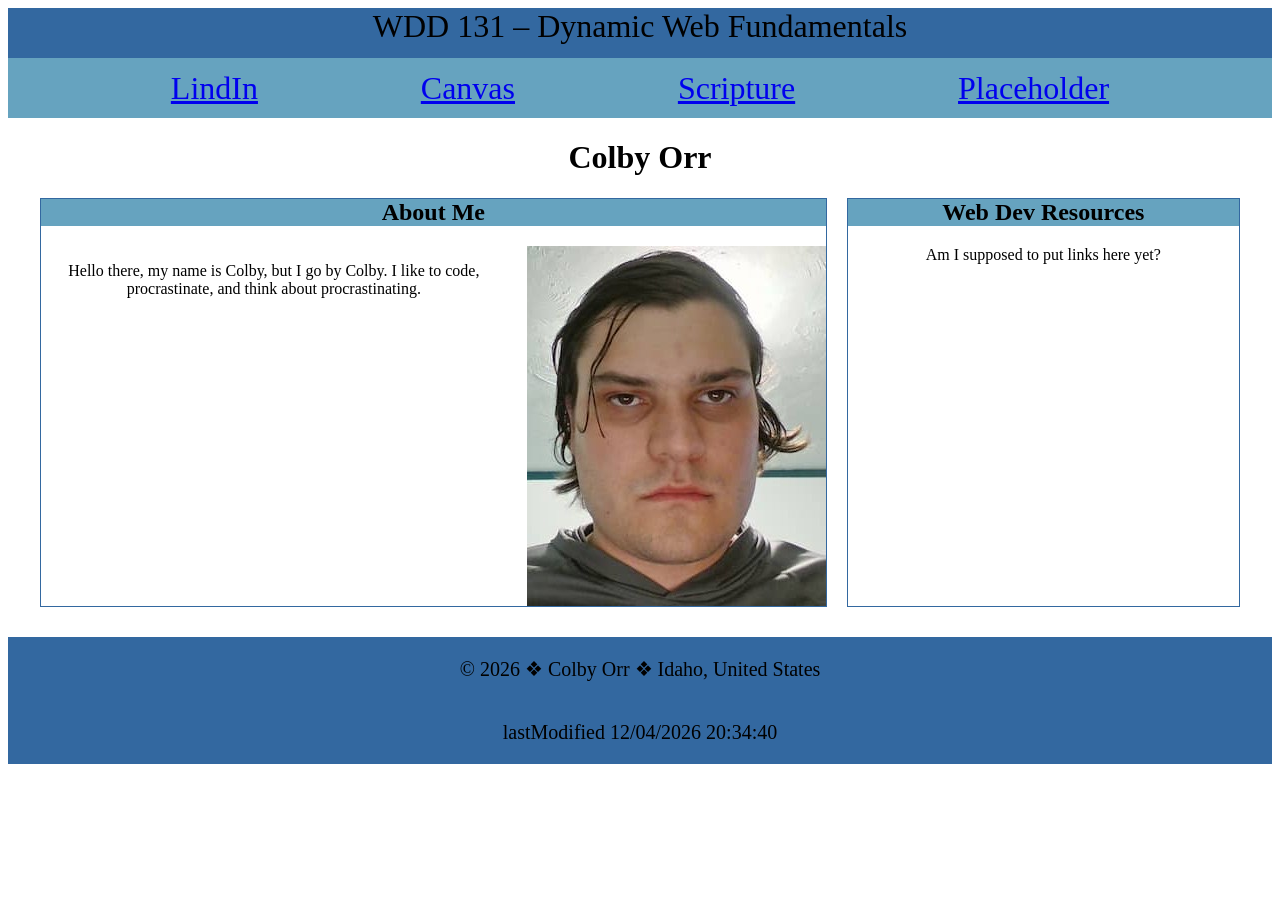
<file: index.html>
<!DOCTYPE html>
<html lang="en">

<head>
    <meta charset="UTF-8">
    <meta name="viewport" content="width=device-width, initial-scale=1.0">
    <meta name="description"
      content="WDD 131 – Dynamic Web Fundamentals, Colby Orr, this is my homepage that I talk about myself, for BYU Pathway">
    <meta name="author" content="Colby Orr">

    <link rel="preconnect" href="https://fonts.googleapis.com">
    <link rel="preconnect" href="https://fonts.gstatic.com" crossorigin>
    <link href="https://fonts.googleapis.com/css2?family=Roboto&display=swap" rel="stylesheet">

    <link rel="stylesheet" href="styles/base.css">
    <script src="scripts/getdates.js" defer></script>
    <title>WDD 131 – Dynamic Web Fundamentals – Colby Orr</title>
</head>

<body>
 <header>
    <span id="course-title">
        WDD 131 – Dynamic Web Fundamentals
    </span>
    <nav>
        <a href="https://linkedin.com">LindIn</a>
        <a href="https://byupw.instructure.com/.">Canvas</a>
        <a href="https://www.churchofjesuschrist.org/study/scriptures/bofm/1-ne/3?lang=eng">Scripture</a>
        <a href="https://facebook.com">Placeholder</a>
    </nav>
 </header>

 <main>
    <h1>
        Colby Orr
    </h1>
    <div class="main_grid">
        <section class="card">
            <h2>
                About Me
            </h2>
            <div class="main_grid">
                <p>
                    Hello there, my name is Colby, but I go by Colby. I like to code, procrastinate, and think about procrastinating.
                </p>
                <img src="images/profile.jpg" alt="Profile picture of Colby Orr">
            </div>
        </section>
        <section class="card">
            <h2>
                Web Dev Resources
            </h2>
            <p>
                Am I supposed to put links here yet?
            </p>
        </section>
    </div>
 </main>

 <footer>
    <p>
        &copy; <span id="currentyear"></span> &#10070; Colby Orr &#10070; Idaho, United States
    </p>
    <p>
        lastModified <span id="lastModified"></span>
    </p>
 </footer>

</body>

</html>
</file>
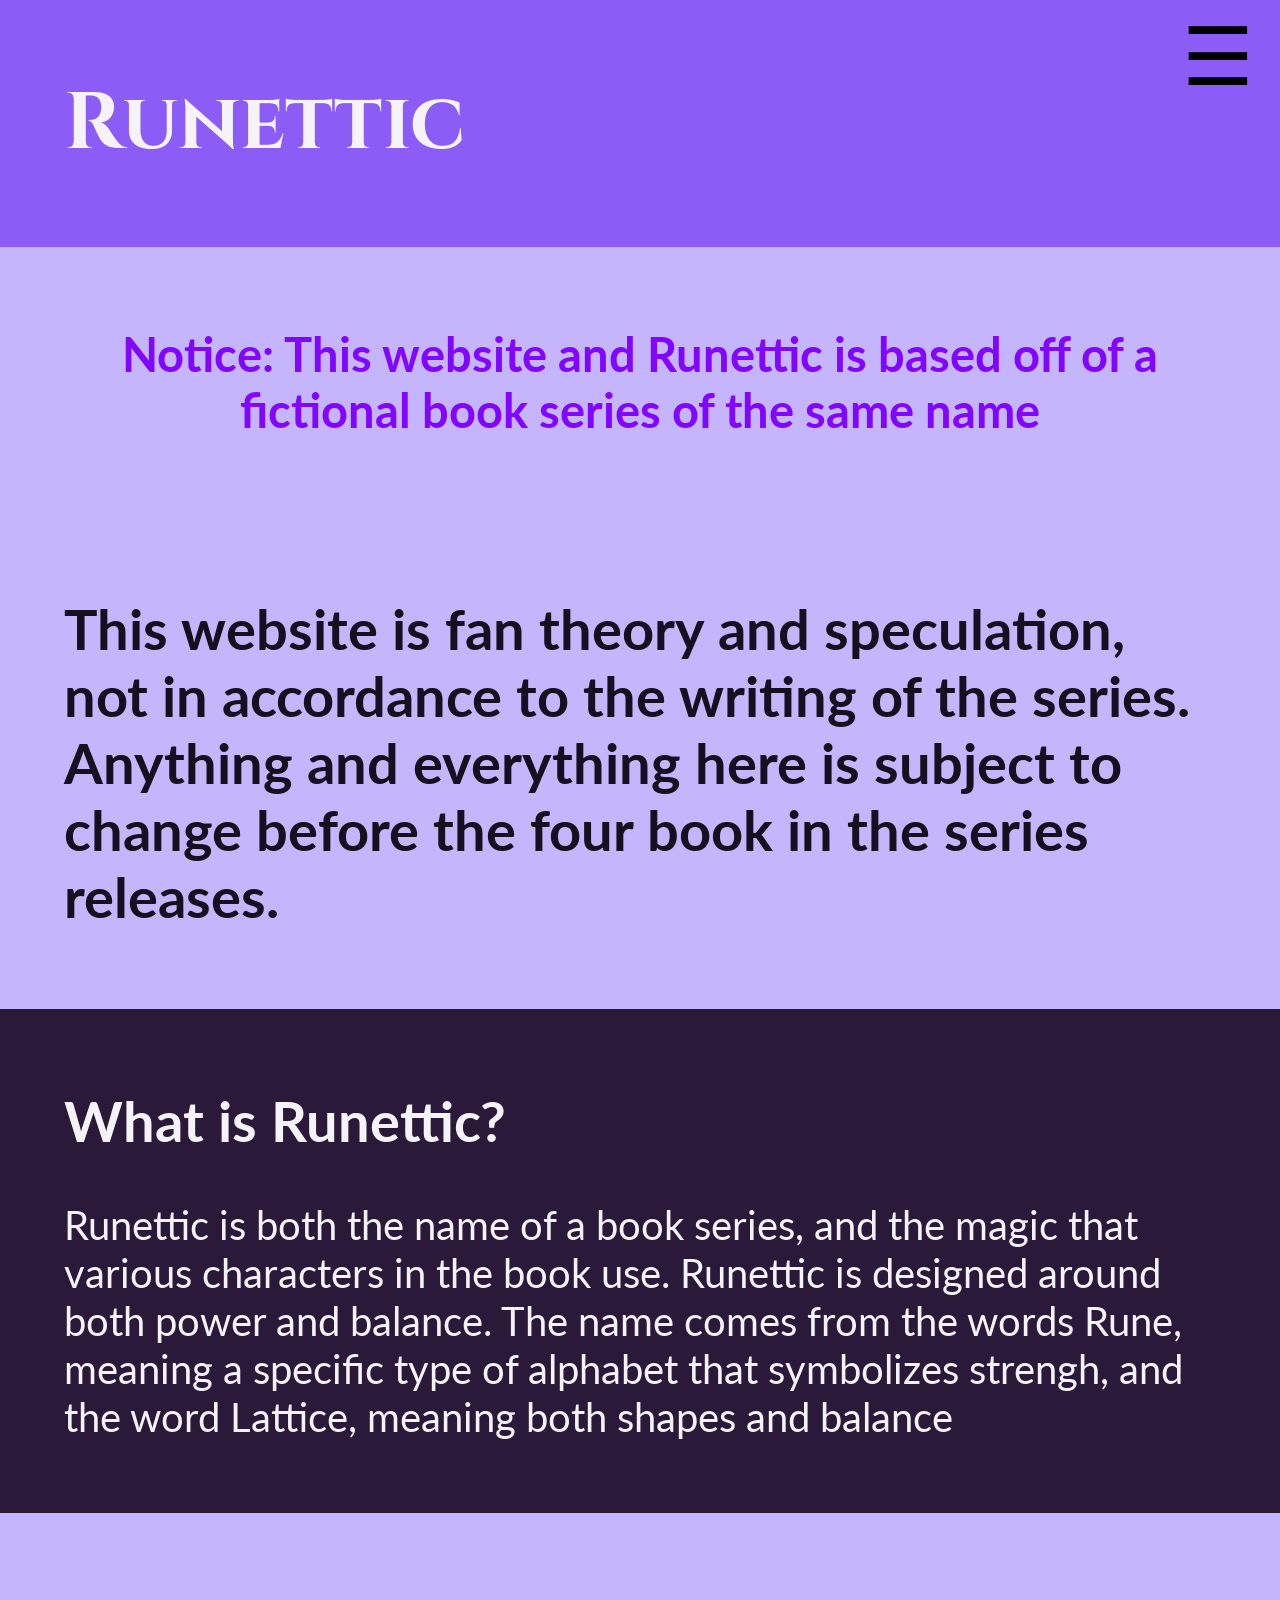
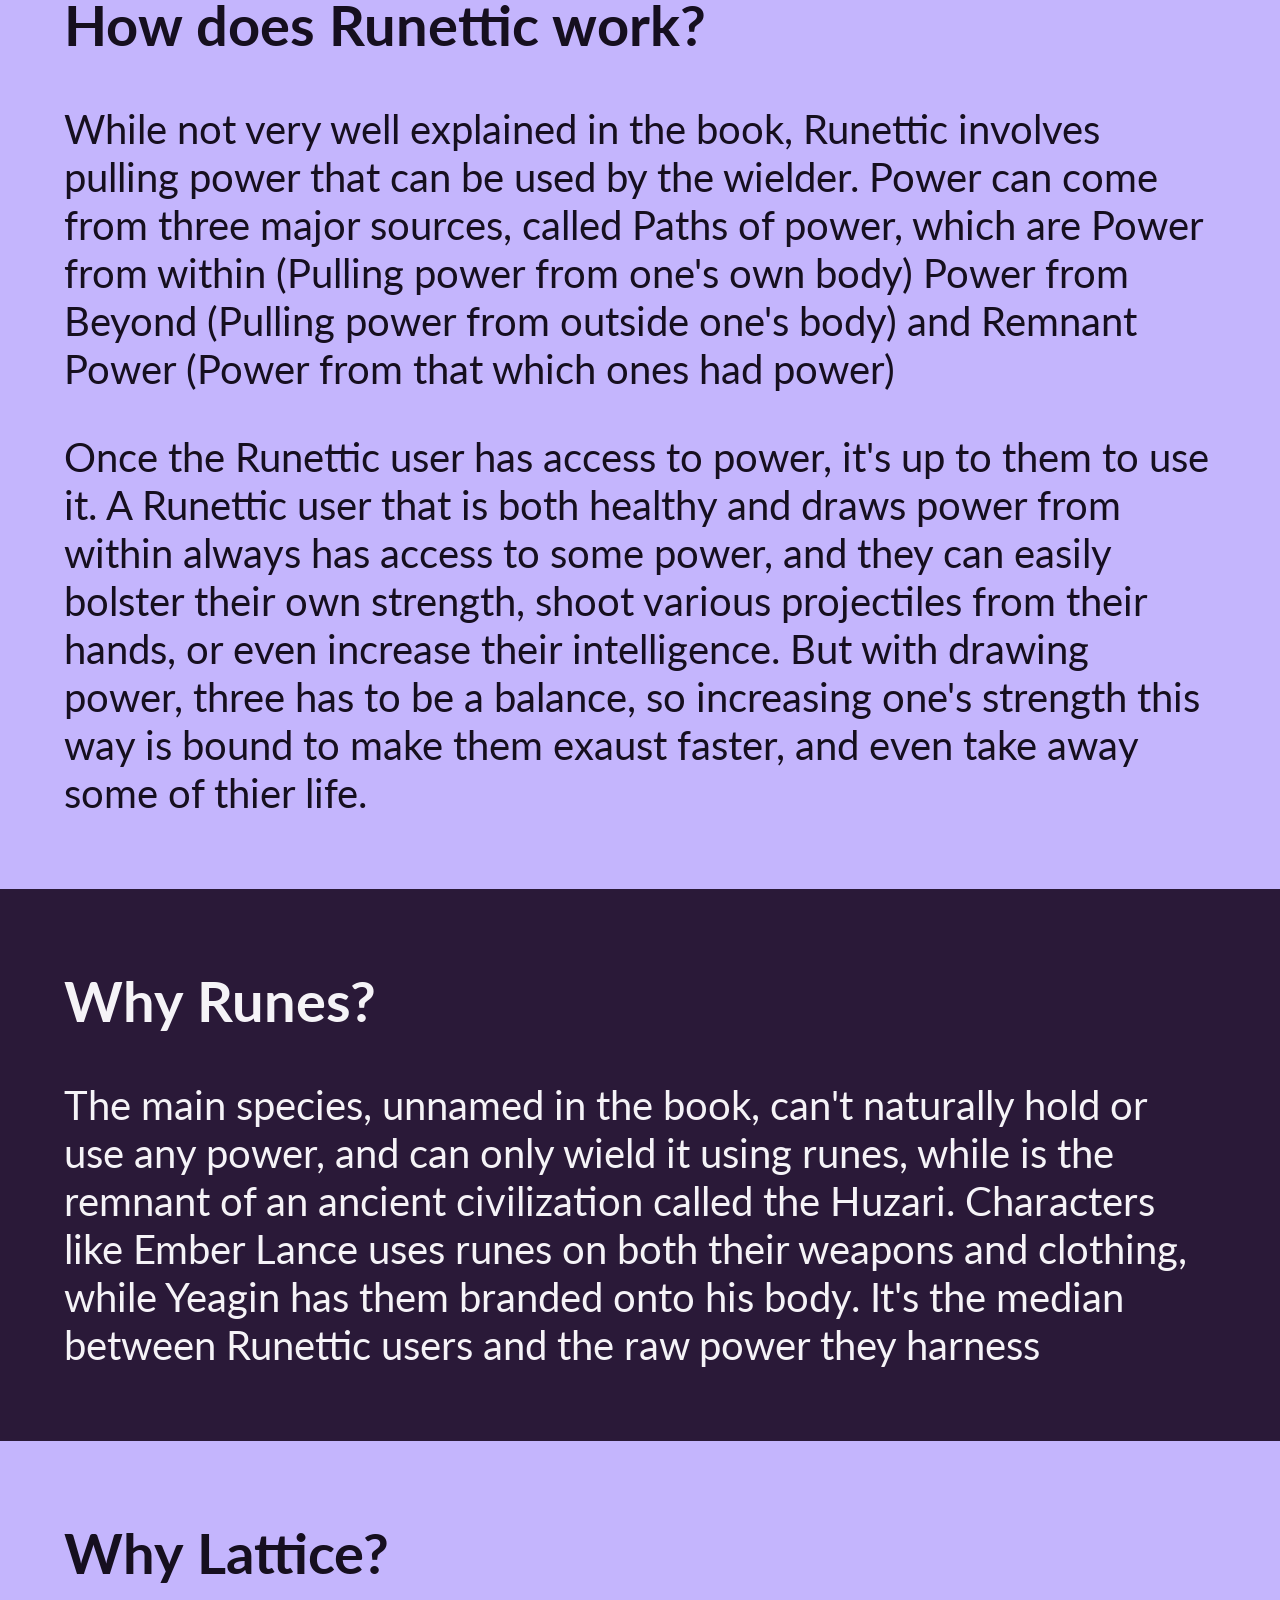
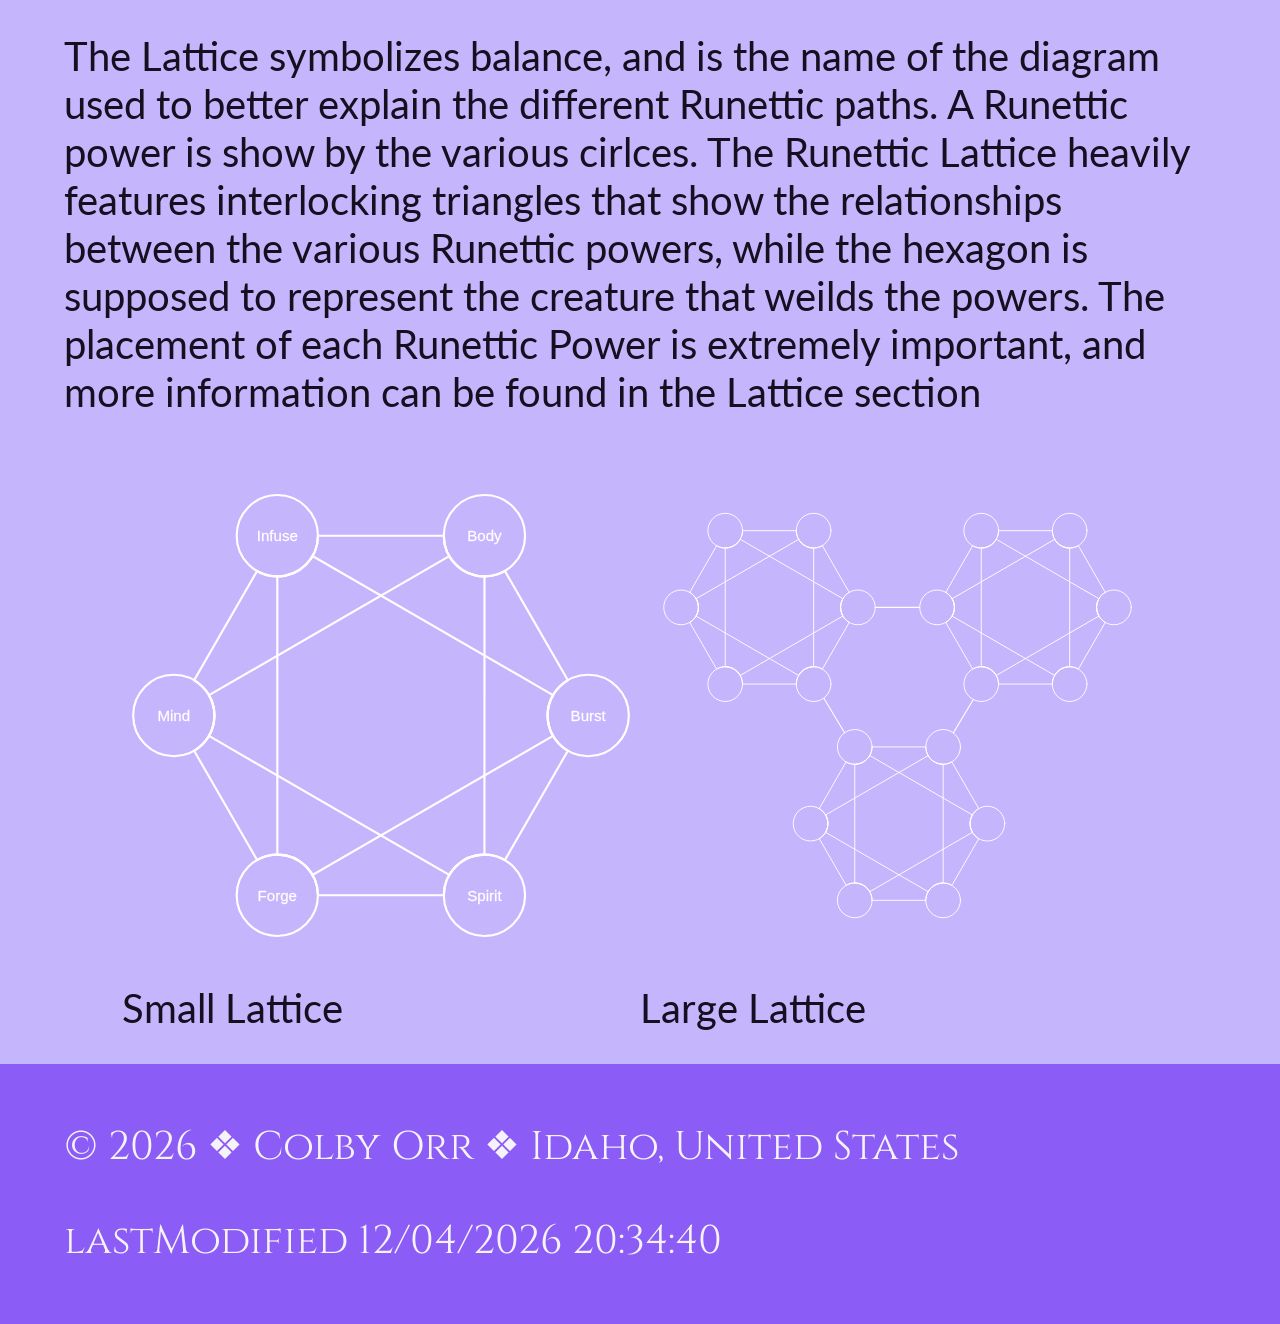
<file: project/index.html>
<!DOCTYPE html>
<html lang="en">

<head>
    <meta charset="UTF-8">
    <meta name="viewport" content="width=device-width, initial-scale=1.0">
    <meta name="description"
      content="Temple page and list of temples, created for my BYU Pathwyas class, WWD131">
    <meta name="author" content="Colby Orr">

    <link rel="preconnect" href="https://fonts.googleapis.com">
    <link rel="preconnect" href="https://fonts.gstatic.com" crossorigin>
    <link href="https://fonts.googleapis.com/css2?family=Cinzel:wght@400;600;700&family=Lato:wght@400;700&display=swap" rel="stylesheet">

    <script src="scripts/home.js" defer></script>
    <link rel="stylesheet" href="styles/home.css">
    <link rel="stylesheet" href="styles/home-large.css">
    <title>WDD 131 – Colby Orr - Home Page</title>
</head>

<body>

    <header>
        <h1>
            Runettic
        </h1>

        <nav>
            <button id="menu"></button>
            <ul class="navigation">
                <li><a href="index.html" id="home">Home</a></li>
                <li><a href="runes.html" id="rune">Runes</a></li>
                <li><a href="lattice.html" id="lattice">Lattice</a></li>
            </ul>
        </nav>
    </header>

    <main>
        <div class = "notice">
            <h3>Notice: This website and Runettic is based off of a fictional book series of the same name</h3>
        </div>

        <section class = light-section>
            <h2>This website is fan theory and speculation, not in accordance to the writing of the series.
                Anything and everything here is subject to change before the four book in the series releases.
            </h2>
        </section>
        
        <section class = dark-section>
            <h2>What is Runettic?</h2>
            <p>
                Runettic is both the name of a book series, and the magic that various
                characters in the book use. Runettic is designed around both power and balance. 
                The name comes from the words Rune, meaning a specific type of alphabet that
                symbolizes strengh, and the word Lattice, meaning both shapes and balance
            </p>
        </section>

        <section class = light-section>
            <h2>How does Runettic work?</h2>
            <p>
                While not very well explained in the book, Runettic involves pulling power that can
                be used by the wielder. Power can come from three major sources, called Paths of power, which are
                Power from within (Pulling power from one's own body)
                Power from Beyond (Pulling power from outside one's body)
                and Remnant Power (Power from that which ones had power)
            </p>
            <p>
                Once the Runettic user has access to power, it's up to them to use it. A Runettic
                user that is both healthy and draws power from within always has access to some 
                power, and they can easily bolster their own strength, shoot various projectiles
                from their hands, or even increase their intelligence. But with drawing power, three
                has to be a balance, so increasing one's strength this way is bound to make them
                exaust faster, and even take away some of thier life.
            </p>
        </section>

        <section class = dark-section>
            <h2>Why Runes?</h2>
            <p>
                The main species, unnamed in the book, can't naturally hold or use any power, and
                can only wield it using runes, while is the remnant of an ancient civilization called
                the Huzari. Characters like Ember Lance uses runes on both their weapons
                and clothing, while Yeagin has them branded onto his body. It's the median between
                Runettic users and the raw power they harness
            </p>
        </section>

        <section class = light-section>
            <h2>Why Lattice?</h2>
            <p>
                The Lattice symbolizes balance, and is the name of the diagram used to better explain
                the different Runettic paths. A Runettic power is show by the various cirlces. The
                Runettic Lattice heavily features interlocking triangles that show the relationships
                between the various Runettic powers, while the hexagon is supposed to represent the
                creature that weilds the powers. The placement of each Runettic Power is extremely
                important, and more information can be found in the Lattice section

            </p>
            <div class="lattice">
                <div>
                    <img src="Images/lattice-small.svg" alt="Lattice Small" loading="lazy">
                    <figcaption>Small Lattice</figcaption>
                </div>
                <div>
                    <img src="Images/lattice-large.svg" alt="Lattice Large" loading="lazy">
                    <figcaption>Large Lattice</figcaption>
                </div>
            </div>
        </section>

    </main>

     <footer>
        <p>
            &copy; <span id="currentyear"></span> &#10070; Colby Orr &#10070; Idaho, United States
        </p>
        <p>
            lastModified <span id="lastModified"></span>
        </p>
    </footer>

</body>

</html>
</file>
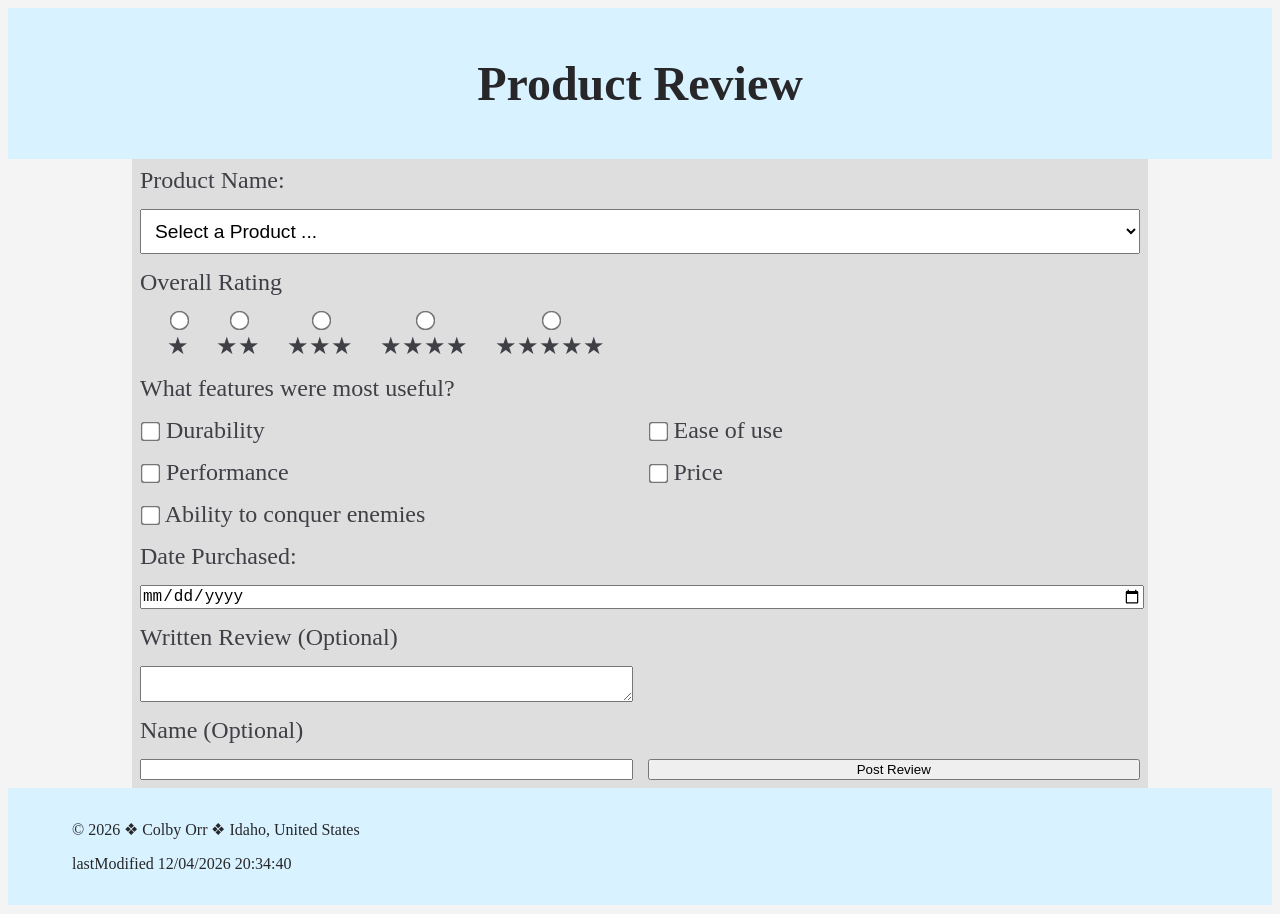
<file: form.html>
<!DOCTYPE html>
<html lang="en">
<head>
    <meta charset="UTF-8">
    <meta name="viewport" content="width=device-width, initial-scale=1.0">
    <meta name="description"
      content="WDD 131 – Dynamic Web Fundamentals, Colby Orr, this is a submission form for the week 05 assignment">
    <meta name="author" content="Colby Orr">

    <link rel="preconnect" href="https://fonts.googleapis.com">
    <link rel="preconnect" href="https://fonts.gstatic.com" crossorigin>
    <link href="https://fonts.googleapis.com/css2?family=Roboto&display=swap" rel="stylesheet">

    <link rel="stylesheet" href="styles/form.css">
    <link rel="stylesheet" href="styles/form-large.css">
    <script src="scripts/form.js" defer></script>
    <title>WDD 131 – Dynamic Web Fundamentals – Colby Orr</title>
</head>

<body>
    <header>
        <h1>
            Product Review
        </h1>
    </header>
    <main>
      <form method="get" action="review.html">

        <label for="product">Product Name:</label>
        <select id="product" name="product" required>
          <option value="" disabled selected>Select a Product ...</option>
        </select>

        <label class="review-description">Overall Rating</label>

        <div class="rating">

          <div class="rating-option">
            <input type="radio" id="rating1" name="rating" value="1" required>
            <label for="rating1">★</label>
          </div>

          <div class="rating-option">
            <input type="radio" id="rating2" name="rating" value="2" required>
            <label for="rating2">★★</label>
          </div>

          <div class="rating-option">
            <input type="radio" id="rating3" name="rating" value="3" required>
            <label for="rating3">★★★</label>
          </div>

          <div class="rating-option">
            <input type="radio" id="rating4" name="rating" value="4" required>
            <label for="rating4">★★★★</label>
            </div>

          <div class="rating-option">
            <input type="radio" id="rating5" name="rating" value="5" required>
            <label for="rating5">★★★★★</label>
          </div>
        </div>

        <label class="review-description">What features were most useful?</label>


          <div>
              <input type="checkbox" id="feature1" name="features" value="durability">
              <label for="feature1">Durability</label>
          </div>

          <div>
              <input type="checkbox" id="feature2" name="features" value="durability">
              <label for="feature2">Ease of use</label>
          </div>


          <div>
              <input type="checkbox" id="feature3" name="features" value="performance">
              <label for="feature3">Performance</label>
          </div>

          <div>
              <input type="checkbox" id="feature4" name="features" value="price">
              <label for="feature4">Price</label>
          </div>

          <div>
              <input type="checkbox" id="feature5" name="features" value="price">
              <label for="feature5">Ability to conquer enemies</label>
          </div>



        <label class="review-description" for="date">Date Purchased:</label>
        <input type="date" id="date" name="date">

        <label class="review-description" for="description">Written Review (Optional)</label>
        <textarea id="description" name="review"></textarea>

        <label class="review-description" for="name">Name (Optional)</label>
        <input type="text" id="name" name="name">

        <input type="submit" value="Post Review">

    </form>

    </main>

    <footer>
        <p>
            &copy; <span id="currentyear"></span> &#10070; Colby Orr &#10070; Idaho, United States
        </p>
        <p>
            lastModified <span id="lastModified"></span>
        </p>
    </footer>
</body>
</html>
</file>
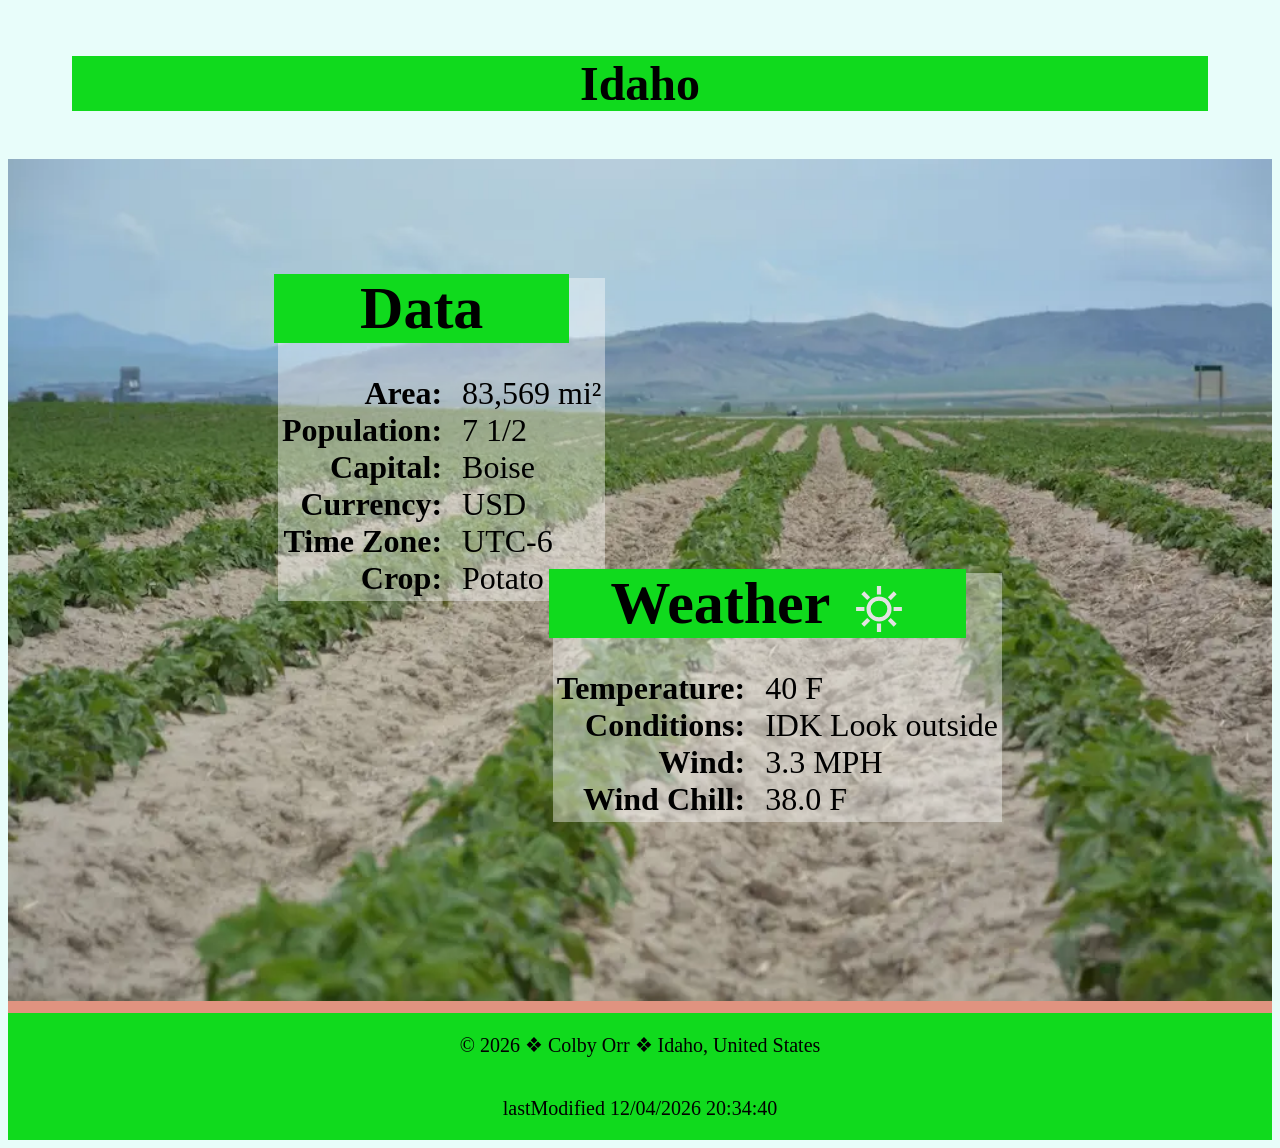
<file: place.html>
<!DOCTYPE html>
<html lang="en">
<head>
    <meta charset="UTF-8">
    <meta name="viewport" content="width=device-width, initial-scale=1.0">
    <meta name="description"
      content="WDD 131 – Dynamic Web Fundamentals, Colby Orr, this is my country or whatever, place I guess?">
    <meta name="author" content="Colby Orr">

    <link rel="preconnect" href="https://fonts.googleapis.com">
    <link rel="preconnect" href="https://fonts.gstatic.com" crossorigin>
    <link href="https://fonts.googleapis.com/css2?family=Roboto&display=swap" rel="stylesheet">

    <link rel="stylesheet" href="styles/place.css">
    <link rel="stylesheet" href="styles/place-large.css">
    <script src="scripts/place.js" defer></script>
    <title>WDD 131 – Dynamic Web Fundamentals – Colby Orr</title>
</head>

<body>
    <header>
        <h1>
            Idaho
        </h1>
    </header>
    <main>
        <div class="hero">
            <picture>
                <source srcset="images/potato-field-large.webp" media="(min-width: 800px)">
                <img src="images/potato-field-small.webp" alt="Potato Field" width="500" height="250">
            </picture>
        </div>

        <section>
            <div class="data">
                <div class="datagrid">
                    <h2>
                        Data
                    </h2>

                    <strong>Area:</strong>
                    <span>83,569 mi²</span>

                    <strong>Population:</strong>
                    <span>7 1/2</span>

                    <strong>Capital:</strong>
                    <span>Boise</span>

                    <strong>Currency:</strong>
                    <span>USD</span>

                    <strong>Time Zone:</strong>
                    <span>UTC-6</span>

                    <strong>Crop:</strong>
                    <span>Potato</span>
                </div>
            </div>
            
            <div class="weather">
                <div class="datagrid">
                    <h2>
                        Weather
                    </h2>

                    <strong>Temperature:</strong>
                    <span id="temp"></span>

                    <strong>Conditions:</strong>
                    <span id="condition"></span>

                    <strong>Wind:</strong>
                    <span id="wind"></span>

                    <strong>Wind Chill:</strong>
                    <span id="chill"></span>

                </div>
            </div>
        </section>
        
    </main>

    <footer>
        <p>
            &copy; <span id="currentyear"></span> &#10070; Colby Orr &#10070; Idaho, United States
        </p>
        <p>
            lastModified <span id="lastModified"></span>
        </p>
    </footer>
</body>
</html>
</file>
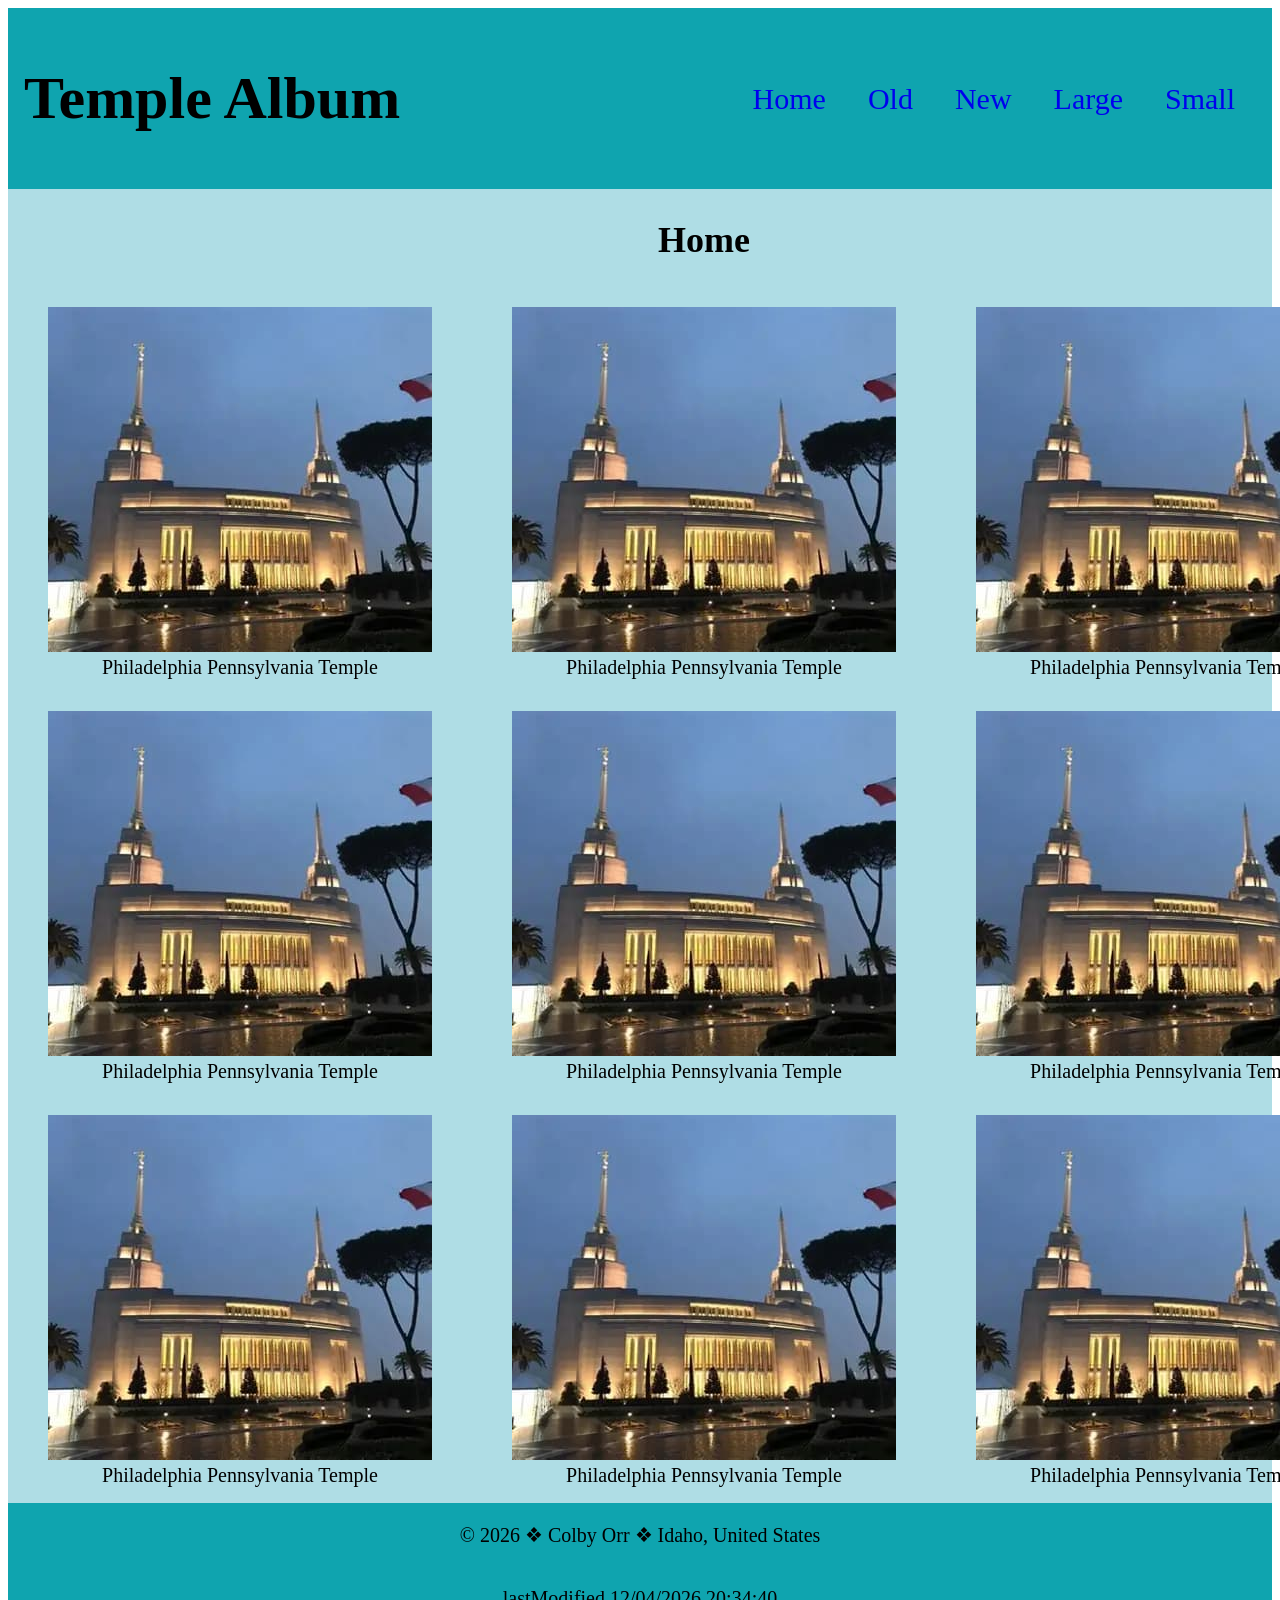
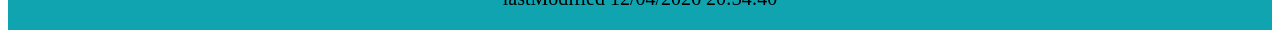
<file: temples.html>
<!DOCTYPE html>
<html lang="en">

<head>
    <meta charset="UTF-8">
    <meta name="viewport" content="width=device-width, initial-scale=1.0">
    <meta name="description"
      content="Temple page and list of temples, created for my BYU Pathwyas class, WWD131">
    <meta name="author" content="Colby Orr">

    <link rel="preconnect" href="https://fonts.googleapis.com">
    <link rel="preconnect" href="https://fonts.gstatic.com" crossorigin>
    <link href="https://fonts.googleapis.com/css2?family=Roboto&display=swap" rel="stylesheet">

    <link rel="stylesheet" href="styles/temples.css">
    <link rel="stylesheet" href="styles/temples-large.css">
    <script src="scripts/temples.js" defer></script>
    <title>WDD 131 – Colby Orr - Temples</title>
</head>

<body>

    <header>
        <h1>
            Temple Album
        </h1>

        <nav>
            <button id="menu"></button>
            <ul class="navigation">
                <li><a href="#" title="Home">Home</a></li>
                <li><a href="#" title="Old">Old</a></li>
                <li><a href="#" title="New">New</a></li>
                <li><a href="#" title="Large">Large</a></li>
                <li><a href="#" title="Small">Small</a></li>
            </ul>
        </nav>
    </header>

    <main>
        <h2>
            Home
        </h2>
        <figure>
            <img src="images/temple-placeholder.jpg" alt="Philadelphia Pennsylvania Temple">
            <figcaption>Philadelphia Pennsylvania Temple</figcaption>
        </figure>
        <figure>
            <img src="images/temple-placeholder.jpg" alt="Philadelphia Pennsylvania Temple">
            <figcaption>Philadelphia Pennsylvania Temple</figcaption>
        </figure>
        <figure>
            <img src="images/temple-placeholder.jpg" alt="Philadelphia Pennsylvania Temple">
            <figcaption>Philadelphia Pennsylvania Temple</figcaption>
        </figure>
        <figure>
            <img src="images/temple-placeholder.jpg" alt="Philadelphia Pennsylvania Temple">
            <figcaption>Philadelphia Pennsylvania Temple</figcaption>
        </figure>
        <figure>
            <img src="images/temple-placeholder.jpg" alt="Philadelphia Pennsylvania Temple">
            <figcaption>Philadelphia Pennsylvania Temple</figcaption>
        </figure>
        <figure>
            <img src="images/temple-placeholder.jpg" alt="Philadelphia Pennsylvania Temple">
            <figcaption>Philadelphia Pennsylvania Temple</figcaption>
        </figure>
        <figure>
            <img src="images/temple-placeholder.jpg" alt="Philadelphia Pennsylvania Temple">
            <figcaption>Philadelphia Pennsylvania Temple</figcaption>
        </figure>
        <figure>
            <img src="images/temple-placeholder.jpg" alt="Philadelphia Pennsylvania Temple">
            <figcaption>Philadelphia Pennsylvania Temple</figcaption>
        </figure>
        <figure>
            <img src="images/temple-placeholder.jpg" alt="Philadelphia Pennsylvania Temple">
            <figcaption>Philadelphia Pennsylvania Temple</figcaption>
        </figure>
    </main>

     <footer>
        <p>
            &copy; <span id="currentyear"></span> &#10070; Colby Orr &#10070; Idaho, United States
        </p>
        <p>
            lastModified <span id="lastModified"></span>
        </p>
    </footer>

</body>

</html>
</file>
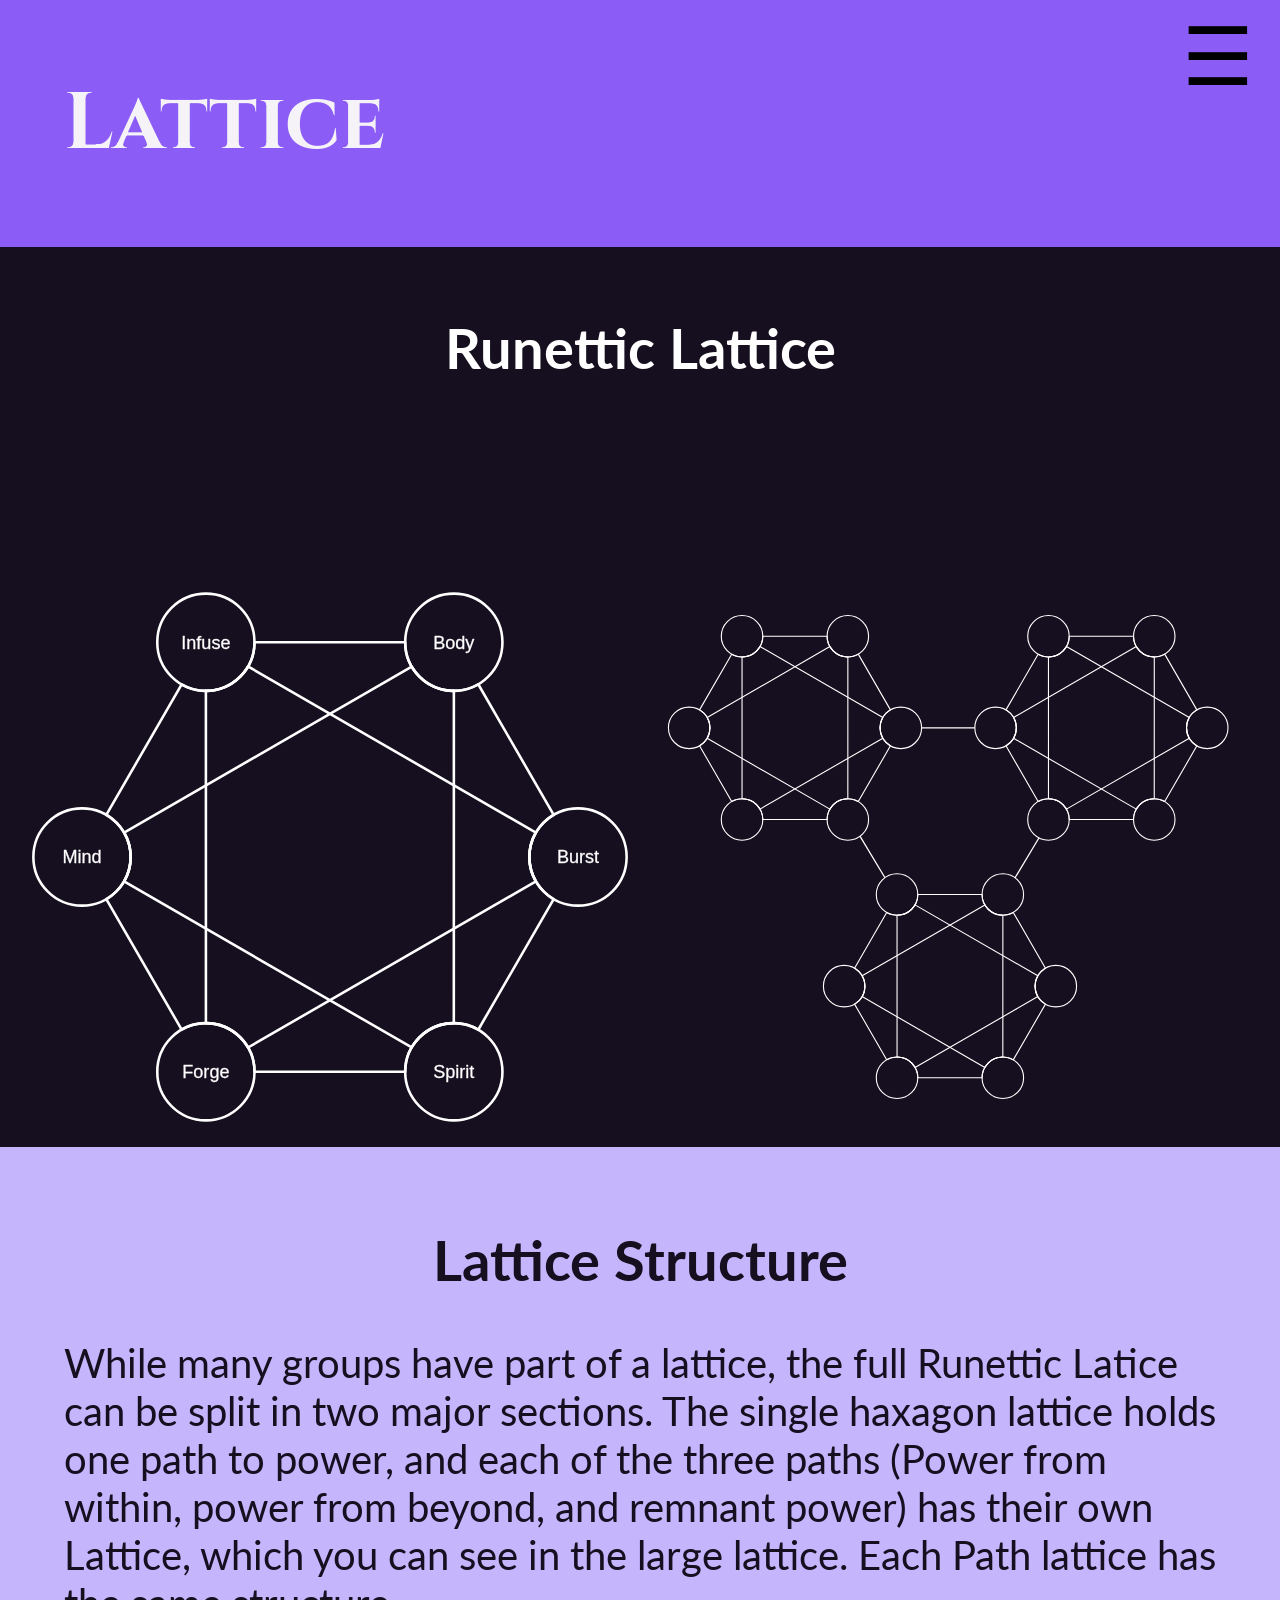
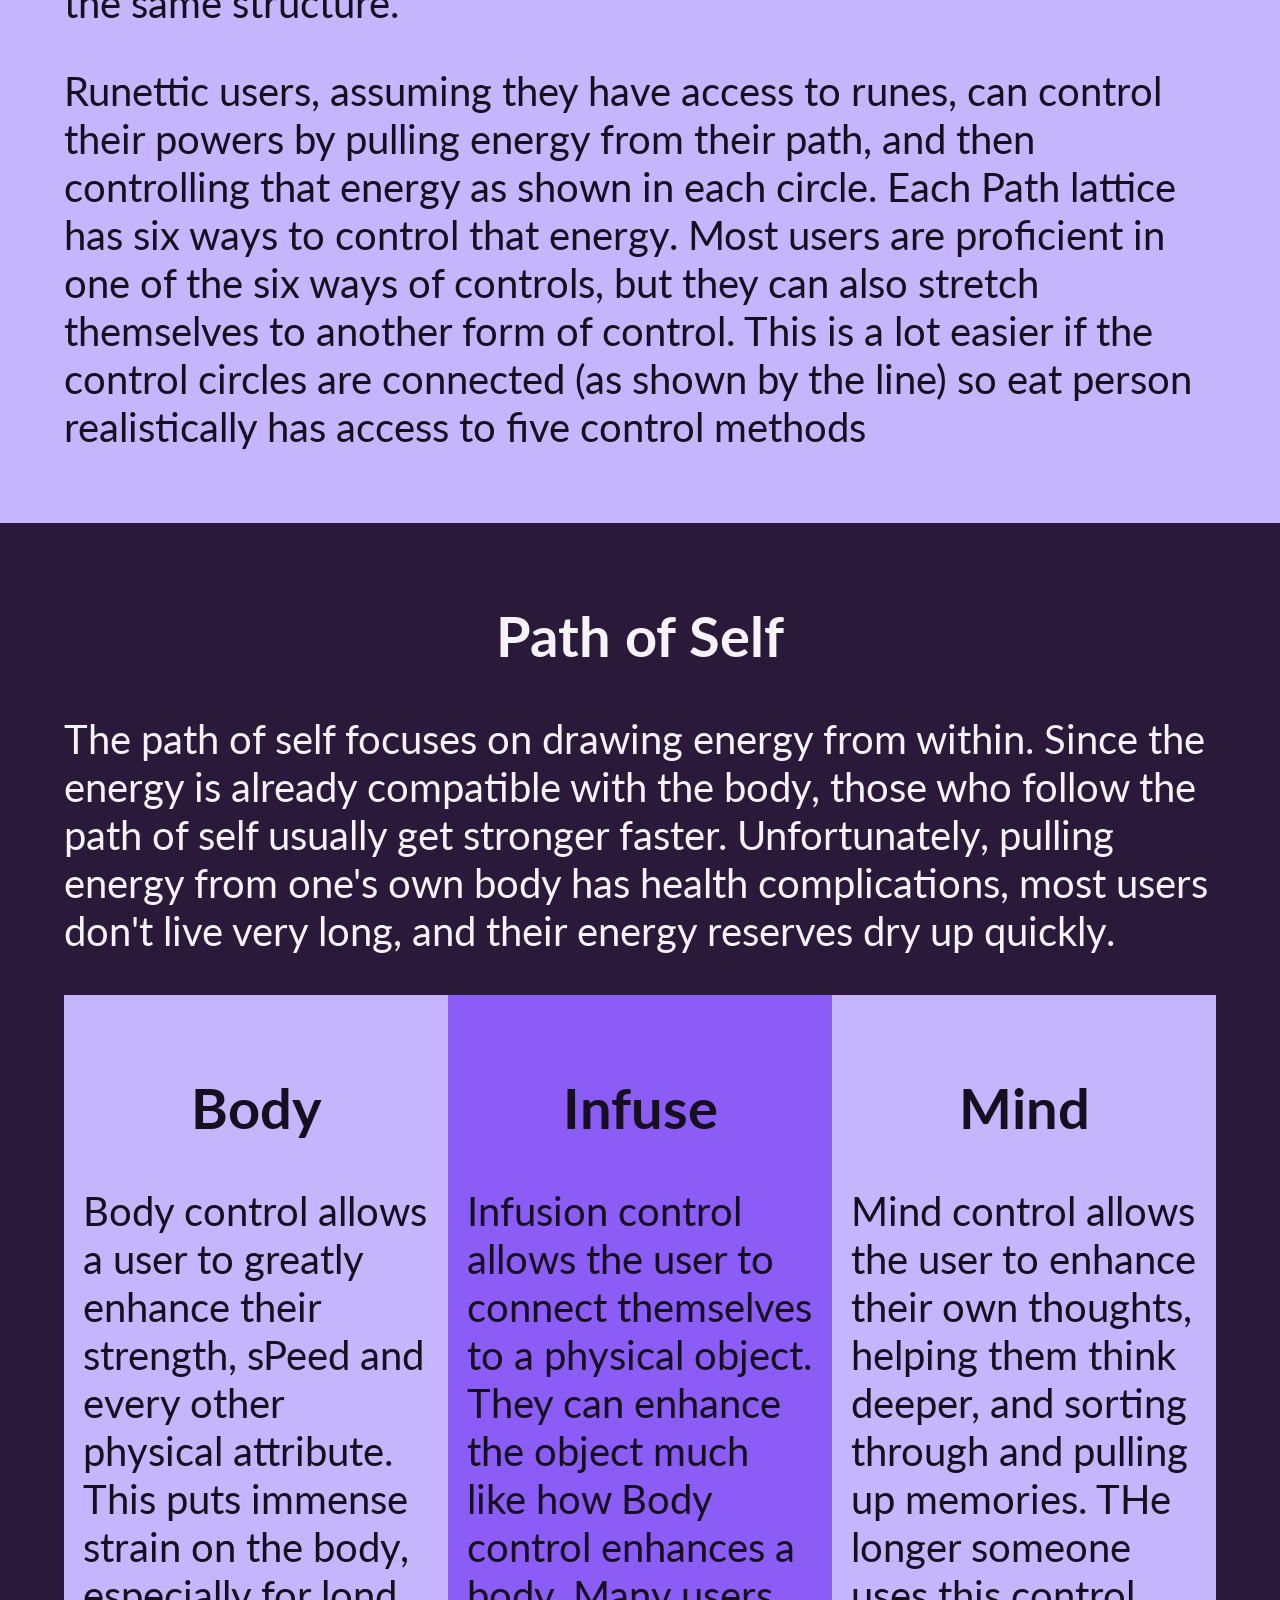
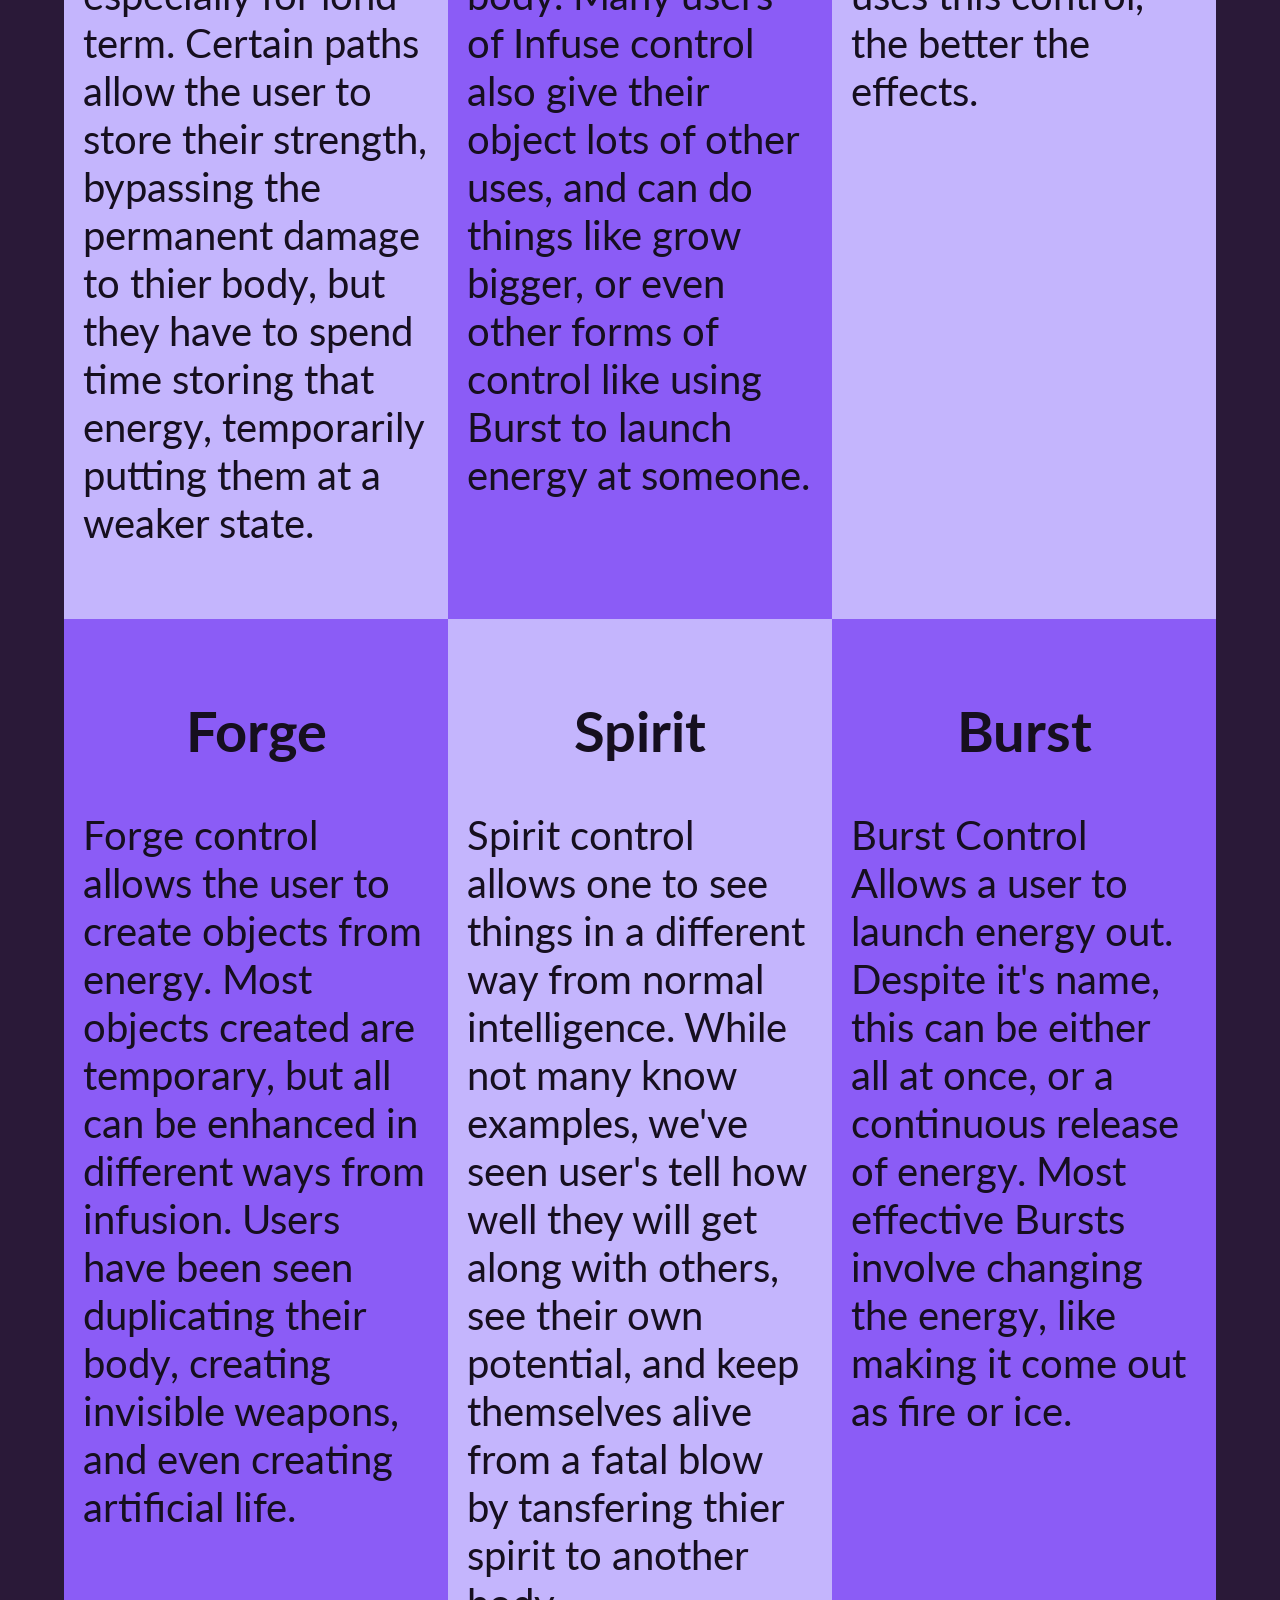
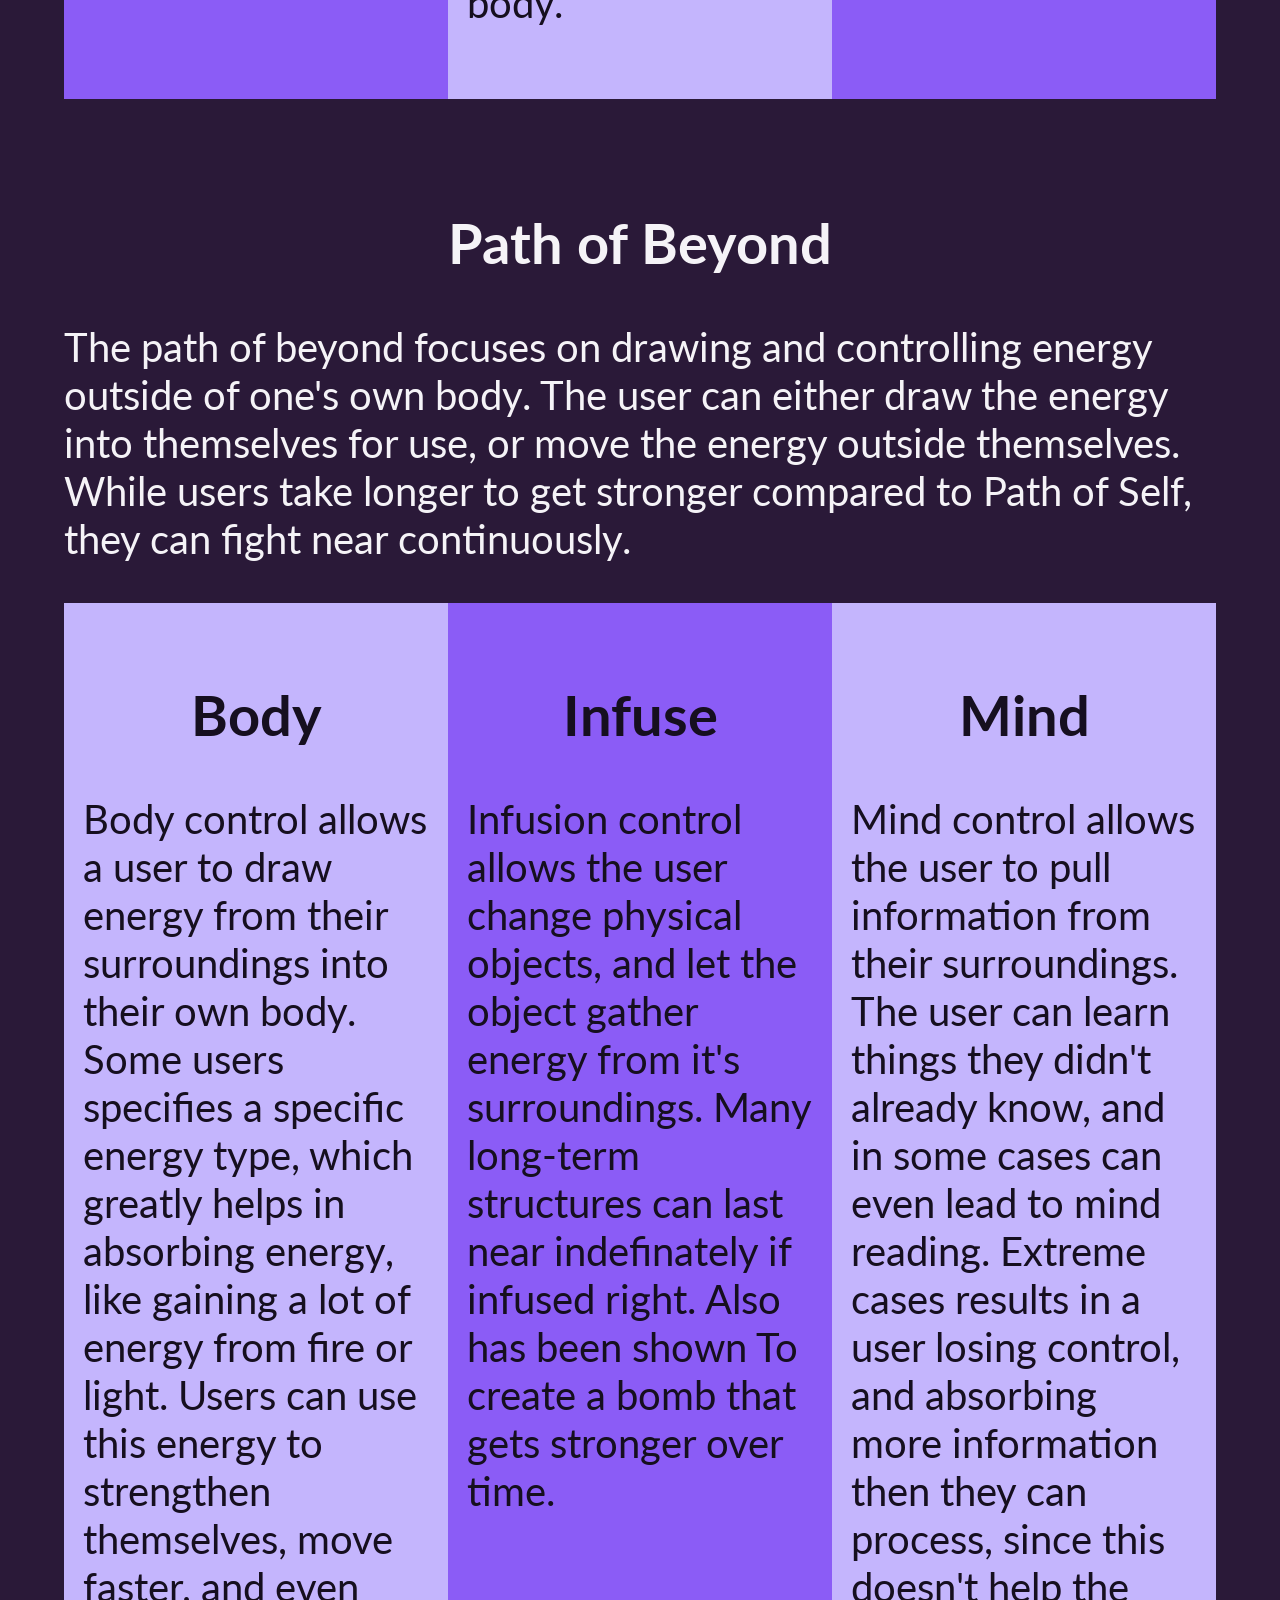
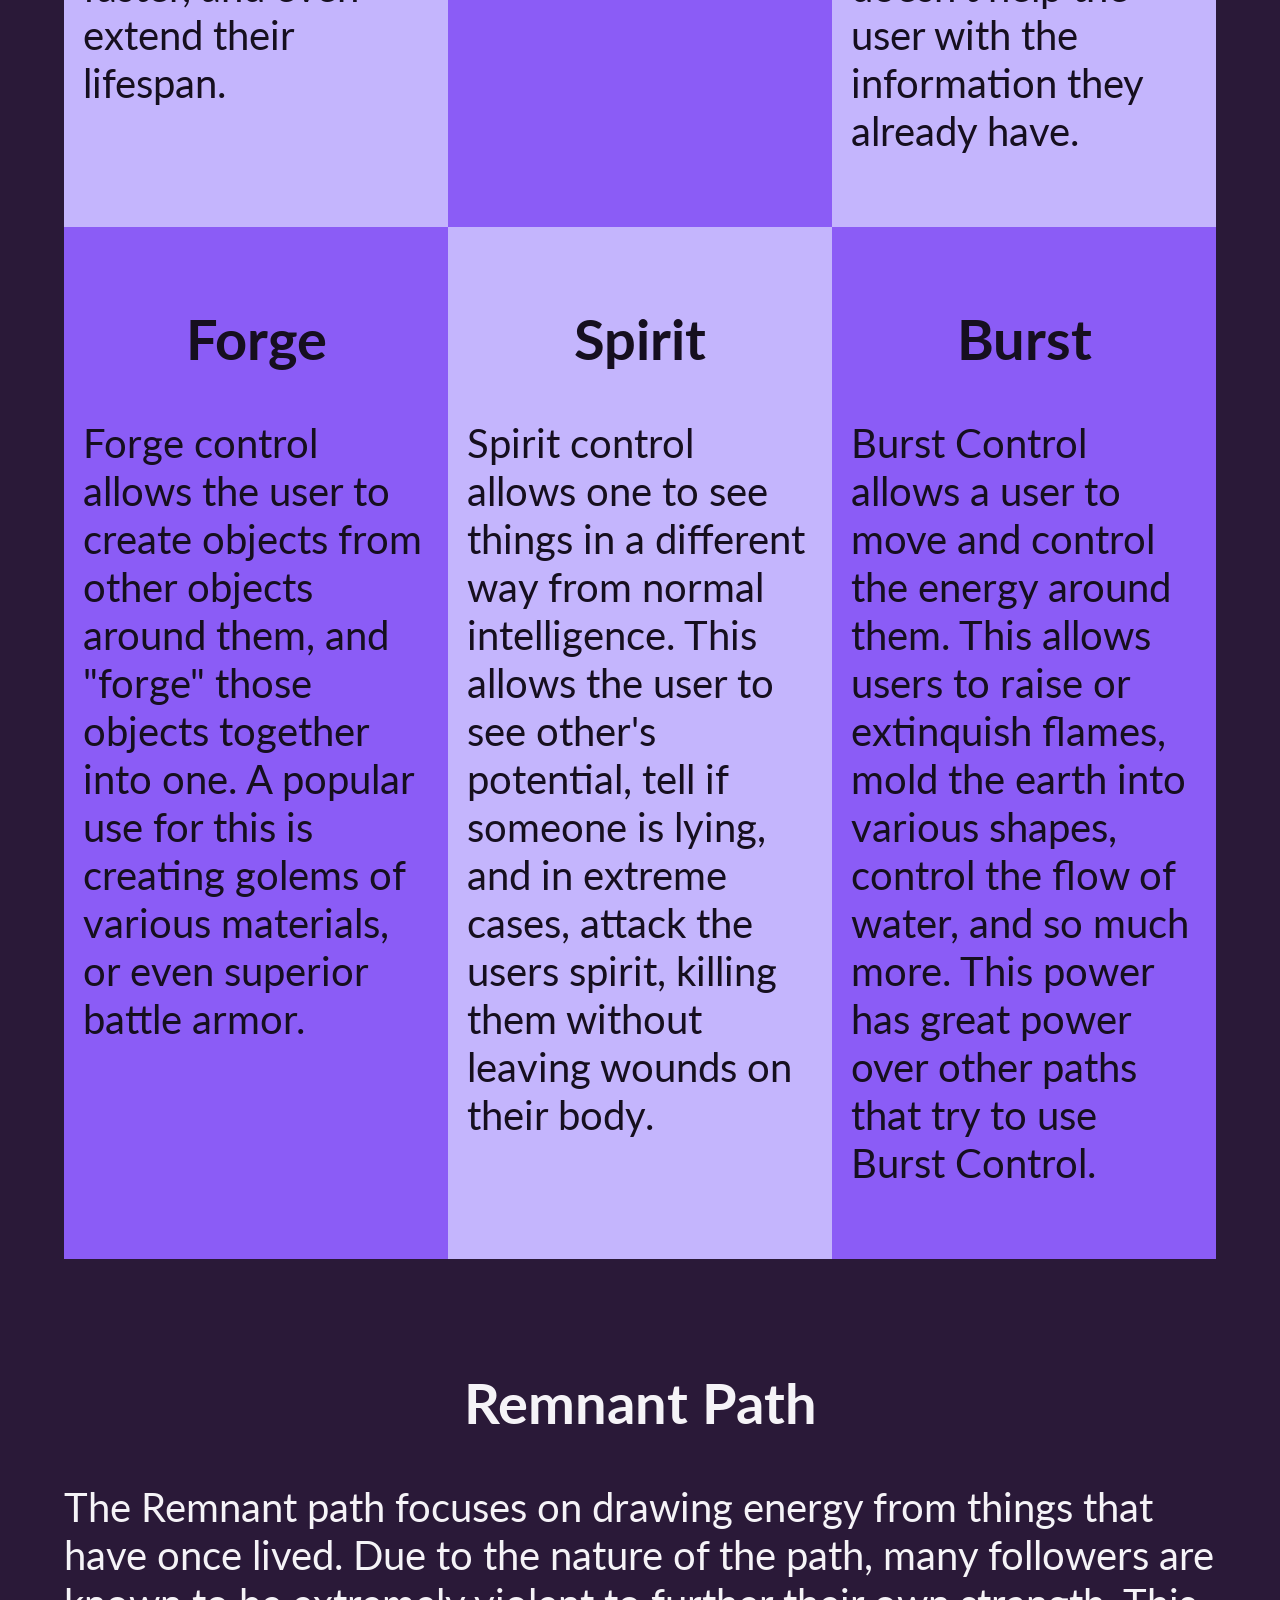
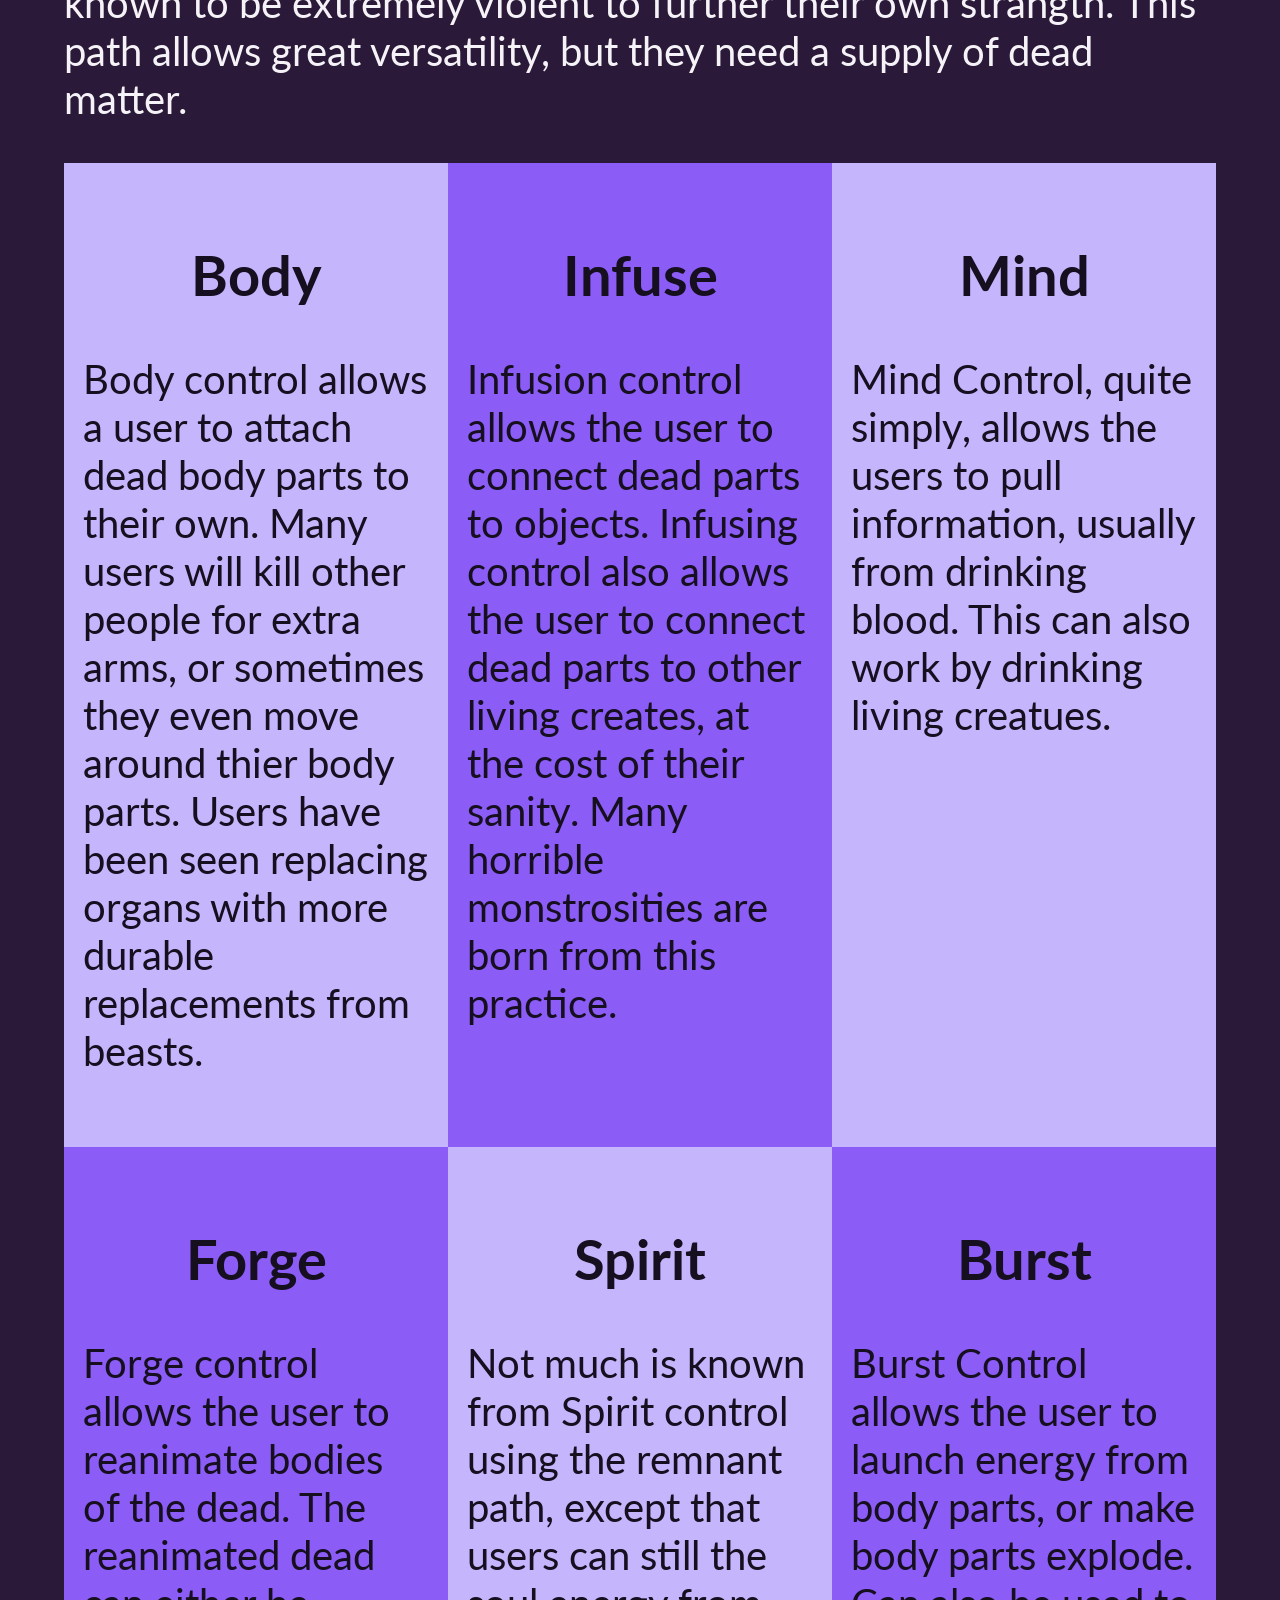
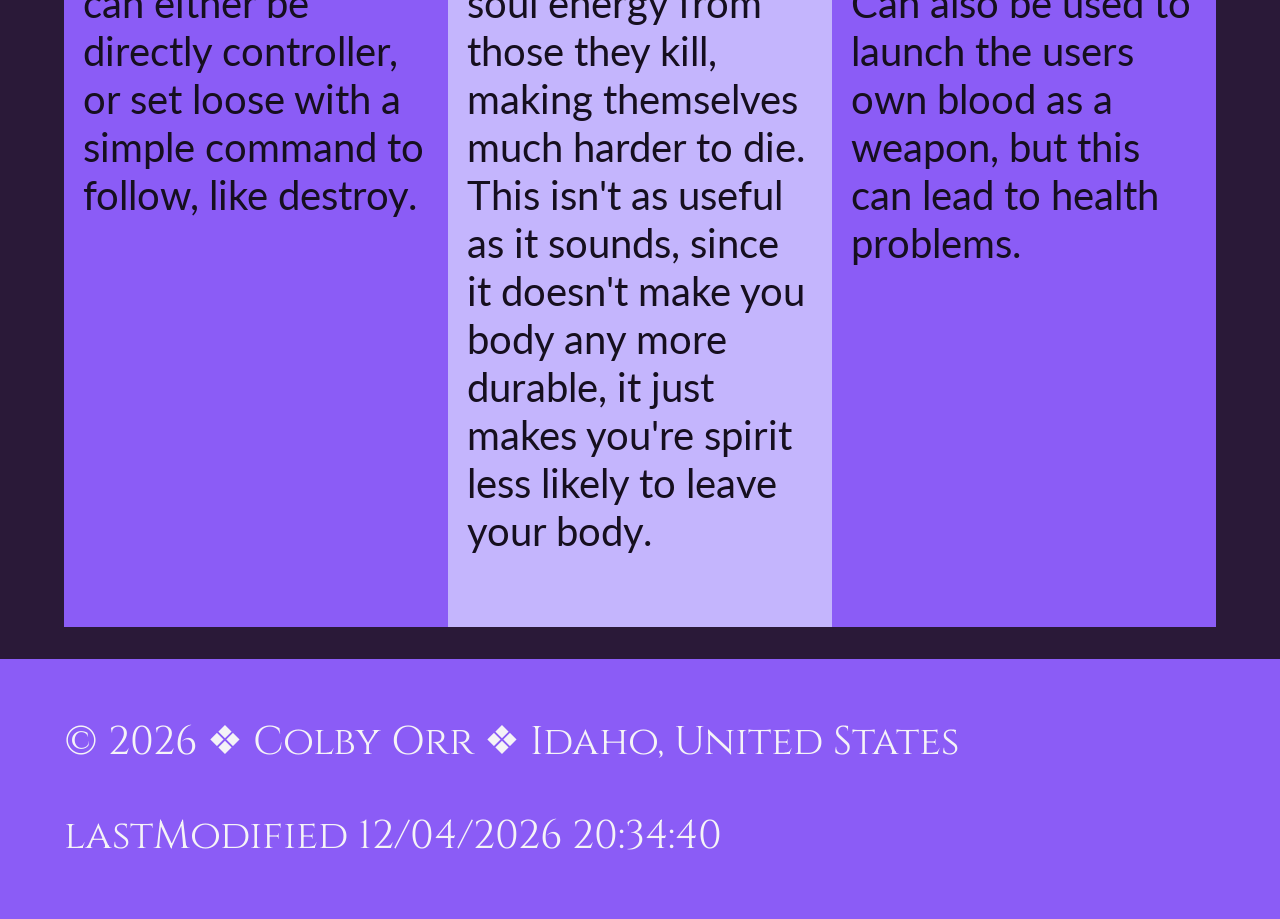
<file: project/lattice.html>
<!DOCTYPE html>
<html lang="en">

<head>
    <meta charset="UTF-8">
    <meta name="viewport" content="width=device-width, initial-scale=1.0">
    <meta name="description"
      content="Temple page and list of temples, created for my BYU Pathwyas class, WWD131">
    <meta name="author" content="Colby Orr">

    <link rel="preconnect" href="https://fonts.googleapis.com">
    <link rel="preconnect" href="https://fonts.gstatic.com" crossorigin>
    <link href="https://fonts.googleapis.com/css2?family=Cinzel:wght@400;600;700&family=Lato:wght@400;700&display=swap" rel="stylesheet">

    <script src="scripts/home.js" defer></script>
    <link rel="stylesheet" href="styles/home.css">
    <link rel="stylesheet" href="styles/home-large.css">

    <link rel="stylesheet" href="styles/lattice.css">
    <link rel="stylesheet" href="styles/lattice-large.css">
    <title>WDD 131 – Colby Orr - Home Page</title>
</head>

<body>

    <header>
        <h1>
            Lattice
        </h1>

        <nav>
            <button id="menu"></button>
            <ul class="navigation">
                <li><a href="index.html" id="home">Home</a></li>
                <li><a href="runes.html" id="rune">Runes</a></li>
                <li><a href="lattice.html" id="lattice">Lattice</a></li>
            </ul>
        </nav>
    </header>

    <main>
        <section class="background-section">
            <div class="background-grid">
                <h2>Runettic Lattice</h2>
                <img src="Images/lattice-small.svg" alt="Lattice" loading="lazy">
                <img src="Images/lattice-large.svg" alt="Lattice" loading="lazy">
            </div>
        </section>

        <section class="foreground-section">
            <section class="light-section">
                <h2>Lattice Structure</h2>
                <p>While many groups have part of a lattice, the full Runettic Latice can be split
                    in two major sections. The single haxagon lattice holds one path to power, and
                    each of the three paths (Power from within, power from beyond, and remnant power)
                    has their own Lattice, which you can see in the large lattice. Each Path lattice
                    has the same structure.
                </p>
                <p>Runettic users, assuming they have access to runes, can control
                    their powers by pulling energy from their path, and then controlling
                    that energy as shown in each circle. Each Path lattice has six ways to
                    control that energy. Most users are proficient in one of the six ways
                    of controls, but they can also stretch themselves to another form of
                    control. This is a lot easier if the control circles are connected (as
                    shown by the line) so eat person realistically has access to five control
                    methods
                    
                </p>
            </section>
            <section class="dark-section">
                <h2>Path of Self</h2>
                <p>The path of self focuses on drawing energy from within. Since the
                    energy is already compatible with the body, those who follow the
                    path of self usually get stronger faster. Unfortunately, pulling
                    energy from one's own body has health complications, most users
                    don't live very long, and their energy reserves dry up quickly.
                </p>
                <div class="path-grid">
                    <section class="light-section">
                        <h2>Body</h2>
                        <p>Body control allows a user to greatly enhance their strength, sPeed
                            and every other physical attribute. This puts immense strain on the
                            body, especially for lond term. Certain paths allow the user to store
                            their strength, bypassing the permanent damage to thier body, but
                            they have to spend time storing that energy, temporarily putting them
                            at a weaker state. 
                        </p>
                    </section>
                    <section class="mid-section">
                        <h2>Infuse</h2>
                        <p>Infusion control allows the user to connect themselves to a physical object.
                            They can enhance the object much like how Body control enhances a body. Many
                            users of Infuse control also give their object lots of other uses, and can
                            do things like grow bigger, or even other forms of control like using Burst
                            to launch energy at someone.
                        </p>
                    </section>
                    <section class="light-section">
                        <h2>Mind</h2>
                        <p>Mind control allows the user to enhance their own thoughts, helping them think
                            deeper, and sorting through and pulling up memories. THe longer someone uses
                            this control, the better the effects.
                        </p>
                    </section>
                    <section class="mid-section">
                        <h2>Forge</h2>
                        <p>Forge control allows the user to create objects from energy. Most objects created
                            are temporary, but all can be enhanced in different ways from infusion. Users
                            have been seen duplicating their body, creating invisible weapons, and even
                            creating artificial life.
                        </p>
                    </section>
                    <section class="light-section">
                        <h2>Spirit</h2>
                        <p>Spirit control allows one to see things in a different way from normal intelligence. While
                            not many know examples, we've seen user's tell how well they will get along with
                            others, see their own potential, and keep themselves alive from a fatal blow by tansfering
                            thier spirit to another body.
                        </p>
                    </section>
                    <section class="mid-section">
                        <h2>Burst</h2>
                        <p>Burst Control Allows a user to launch energy out. Despite it's name, this can be either all at
                            once, or a continuous release of energy. Most effective Bursts involve changing the energy,
                            like making it come out as fire or ice.
                        </p>
                    </section>
                </div>
            </section>

            <section class="dark-section">
                <h2>Path of Beyond</h2>
                <p>The path of beyond focuses on drawing and controlling energy outside of
                    one's own body. The user can either draw the energy into themselves for
                    use, or move the energy outside themselves. While users take longer to
                    get stronger compared to Path of Self, they can fight near continuously.
                </p>
                <div class="path-grid">
                    <section class="light-section">
                        <h2>Body</h2>
                        <p>Body control allows a user to draw energy from their surroundings
                            into their own body. Some users specifies a specific energy type,
                            which greatly helps in absorbing energy, like gaining a lot of 
                            energy from fire or light. Users can use this energy to strengthen
                            themselves, move faster, and even extend their lifespan.
                        </p>
                    </section>
                    <section class="mid-section">
                        <h2>Infuse</h2>
                        <p>Infusion control allows the user change physical objects, and let the
                            object gather energy from it's surroundings. Many long-term structures
                            can last near indefinately if infused right. Also has been shown To
                            create a bomb that gets stronger over time.
                        </p>
                    </section>
                    <section class="light-section">
                        <h2>Mind</h2>
                        <p>Mind control allows the user to pull information from their surroundings.
                            The user can learn things they didn't already know, and in some cases
                            can even lead to mind reading. Extreme cases results in a user losing
                            control, and absorbing more information then they can process, since this
                            doesn't help the user with the information they already have.
                        </p>
                    </section>
                    <section class="mid-section">
                        <h2>Forge</h2>
                        <p>Forge control allows the user to create objects from other objects around
                            them, and "forge" those objects together into one. A popular use for this
                            is creating golems of various materials, or even superior battle armor.
                        </p>
                    </section>
                    <section class="light-section">
                        <h2>Spirit</h2>
                        <p>Spirit control allows one to see things in a different way from normal intelligence.
                            This allows the user to see other's potential, tell if someone is lying, and
                            in extreme cases, attack the users spirit, killing them without leaving wounds
                            on their body.
                        </p>
                    </section>
                    <section class="mid-section">
                        <h2>Burst</h2>
                        <p>Burst Control allows a user to move and control the energy around them. This
                            allows users to raise or extinquish flames, mold the earth into various shapes,
                            control the flow of water, and so much more. This power has great power over
                            other paths that try to use Burst Control. 
                        </p>
                    </section>
                </div>
            </section>

            <section class="dark-section">
                <h2>Remnant Path</h2>
                <p>The Remnant path focuses on drawing energy from things that have once lived. Due to
                    the nature of the path, many followers are known to be extremely violent to further
                    their own strangth. This path allows great versatility, but they need a supply of
                    dead matter.
                    
                </p>
                <div class="path-grid">
                    <section class="light-section">
                        <h2>Body</h2>
                        <p>Body control allows a user to attach dead body parts to their own. Many users
                            will kill other people for extra arms, or sometimes they even move around thier
                            body parts. Users have been seen replacing organs with more durable replacements
                            from beasts. 
                        </p>
                    </section>
                    <section class="mid-section">
                        <h2>Infuse</h2>
                        <p>Infusion control allows the user to connect dead parts to objects. Infusing control
                            also allows the user to connect dead parts to other living creates, at the cost of
                            their sanity. Many horrible monstrosities are born from this practice.
                        </p>
                    </section>
                    <section class="light-section">
                        <h2>Mind</h2>
                        <p>Mind Control, quite simply, allows the users to pull information, usually from
                            drinking blood. This can also work by drinking living creatues.
                        </p>
                    </section>
                    <section class="mid-section">
                        <h2>Forge</h2>
                        <p>Forge control allows the user to reanimate bodies of the dead. The reanimated
                            dead can either be directly controller, or set loose with a simple command to
                            follow, like destroy.
                        </p>
                    </section>
                    <section class="light-section">
                        <h2>Spirit</h2>
                        <p>Not much is known from Spirit control using the remnant path, except that users
                            can still the soul energy from those they kill, making themselves much harder
                            to die. This isn't as useful as it sounds, since it doesn't make you body any
                            more durable, it just makes you're spirit less likely to leave your body.
                        </p>
                    </section>
                    <section class="mid-section">
                        <h2>Burst</h2>
                        <p>Burst Control allows the user to launch energy from body parts, or make body parts
                            explode. Can also be used to launch the users own blood as a weapon, but this can
                            lead to health problems.
                        </p>
                    </section>
                </div>
            </section>
        </section>


    </main>

     <footer>
        <p>
            &copy; <span id="currentyear"></span> &#10070; Colby Orr &#10070; Idaho, United States
        </p>
        <p>
            lastModified <span id="lastModified"></span>
        </p>
    </footer>

</body>

</html>
</file>
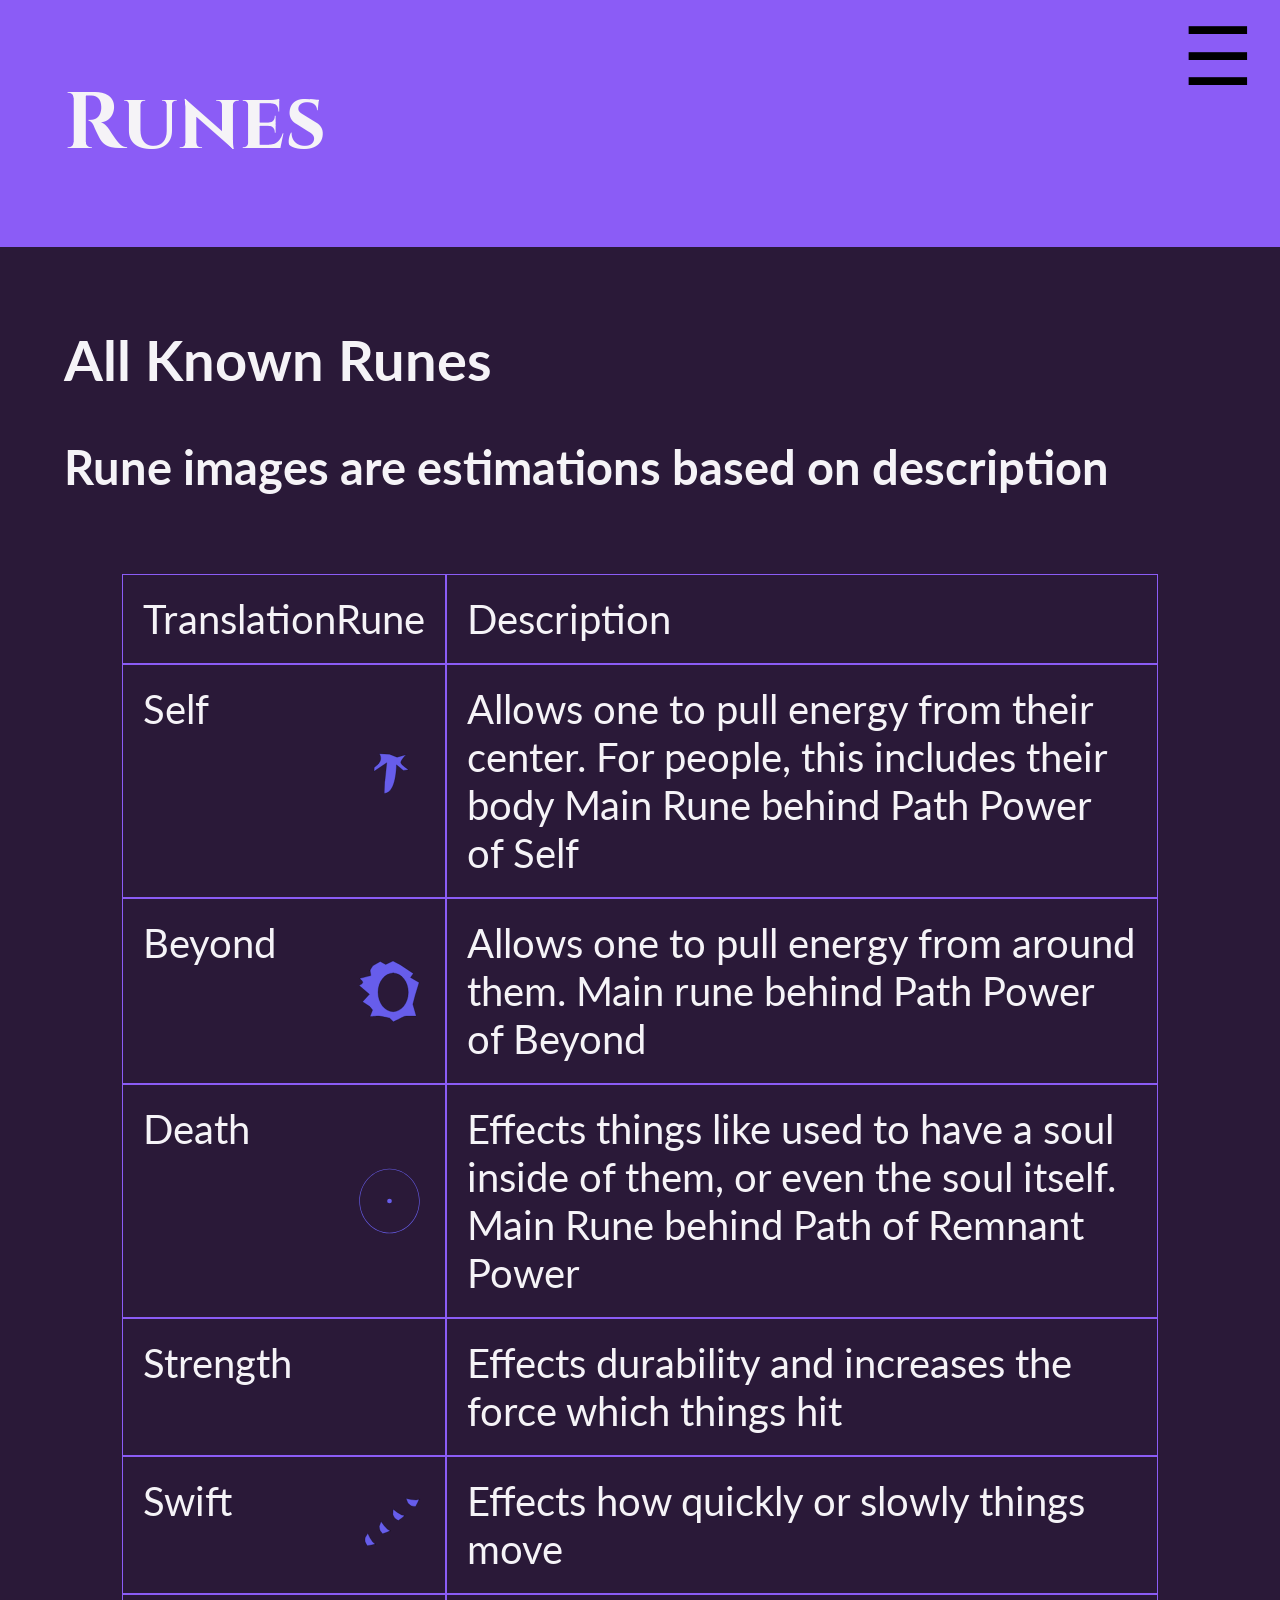
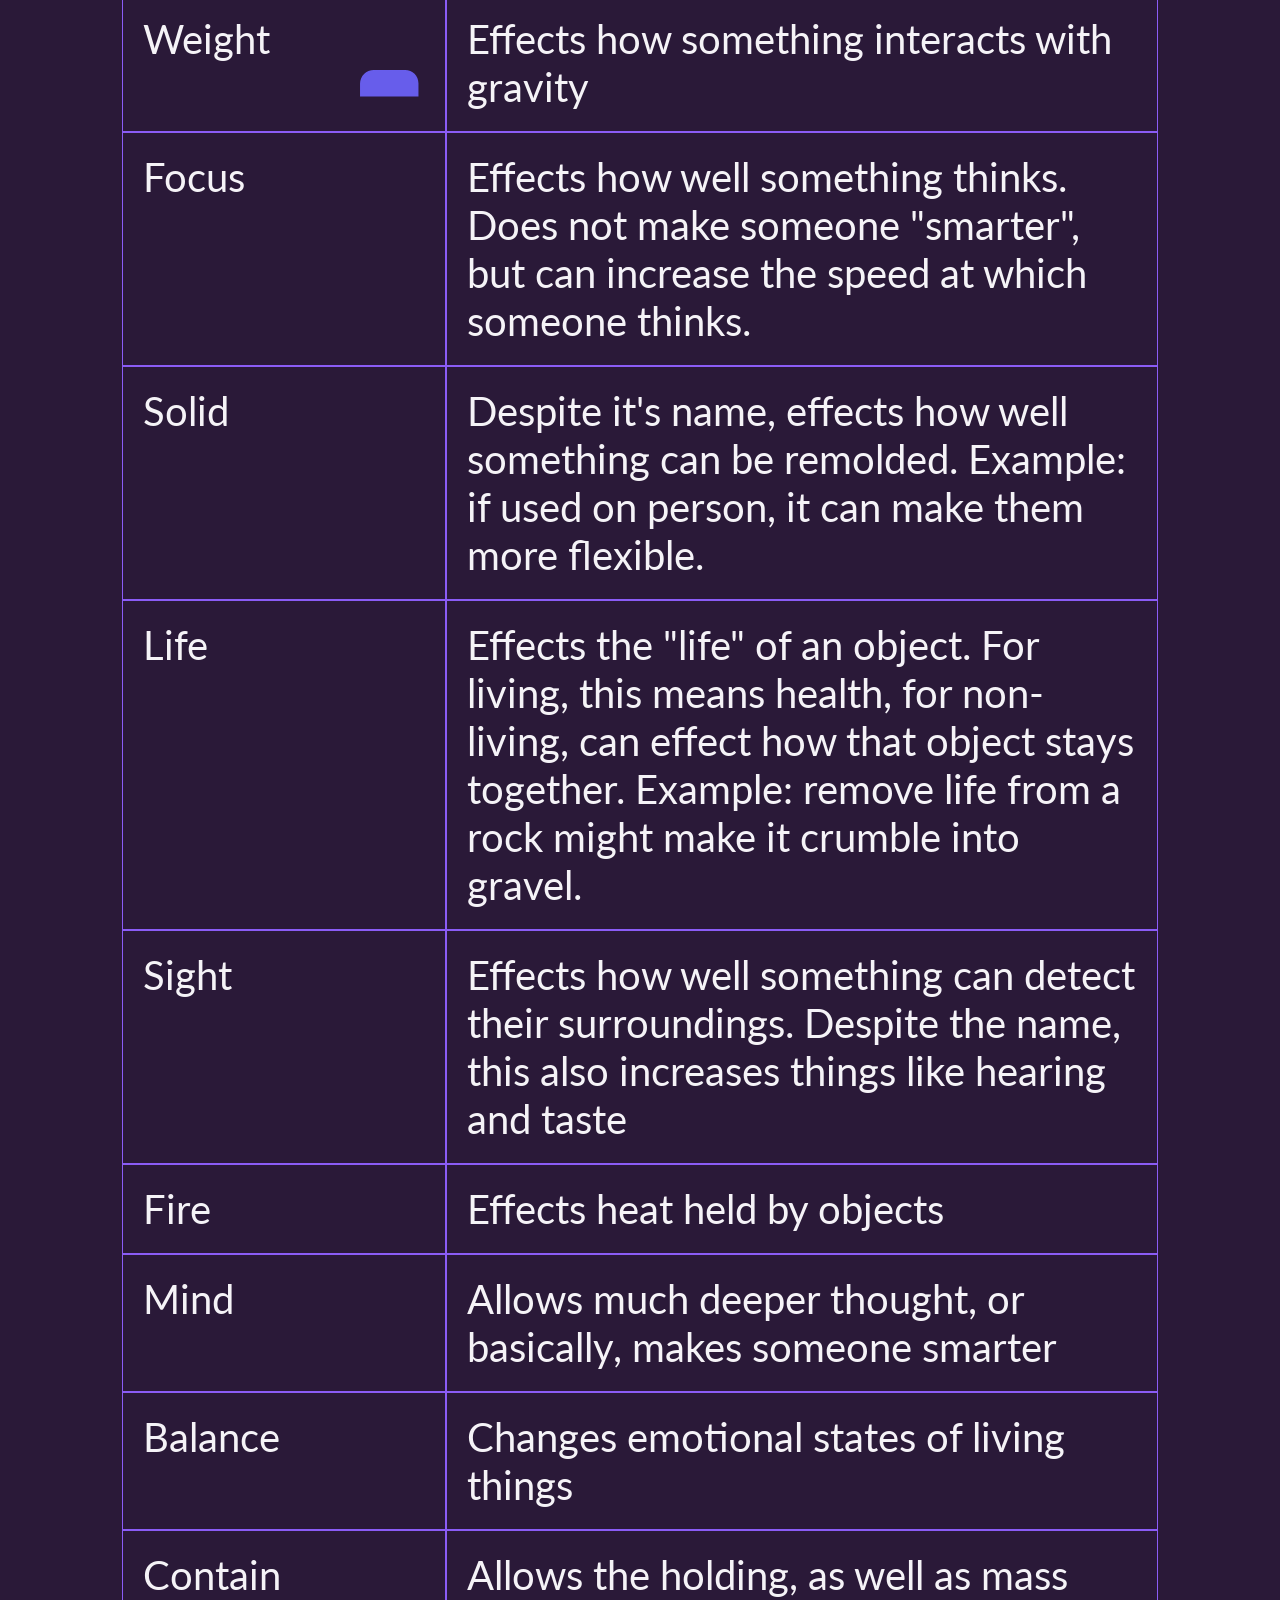
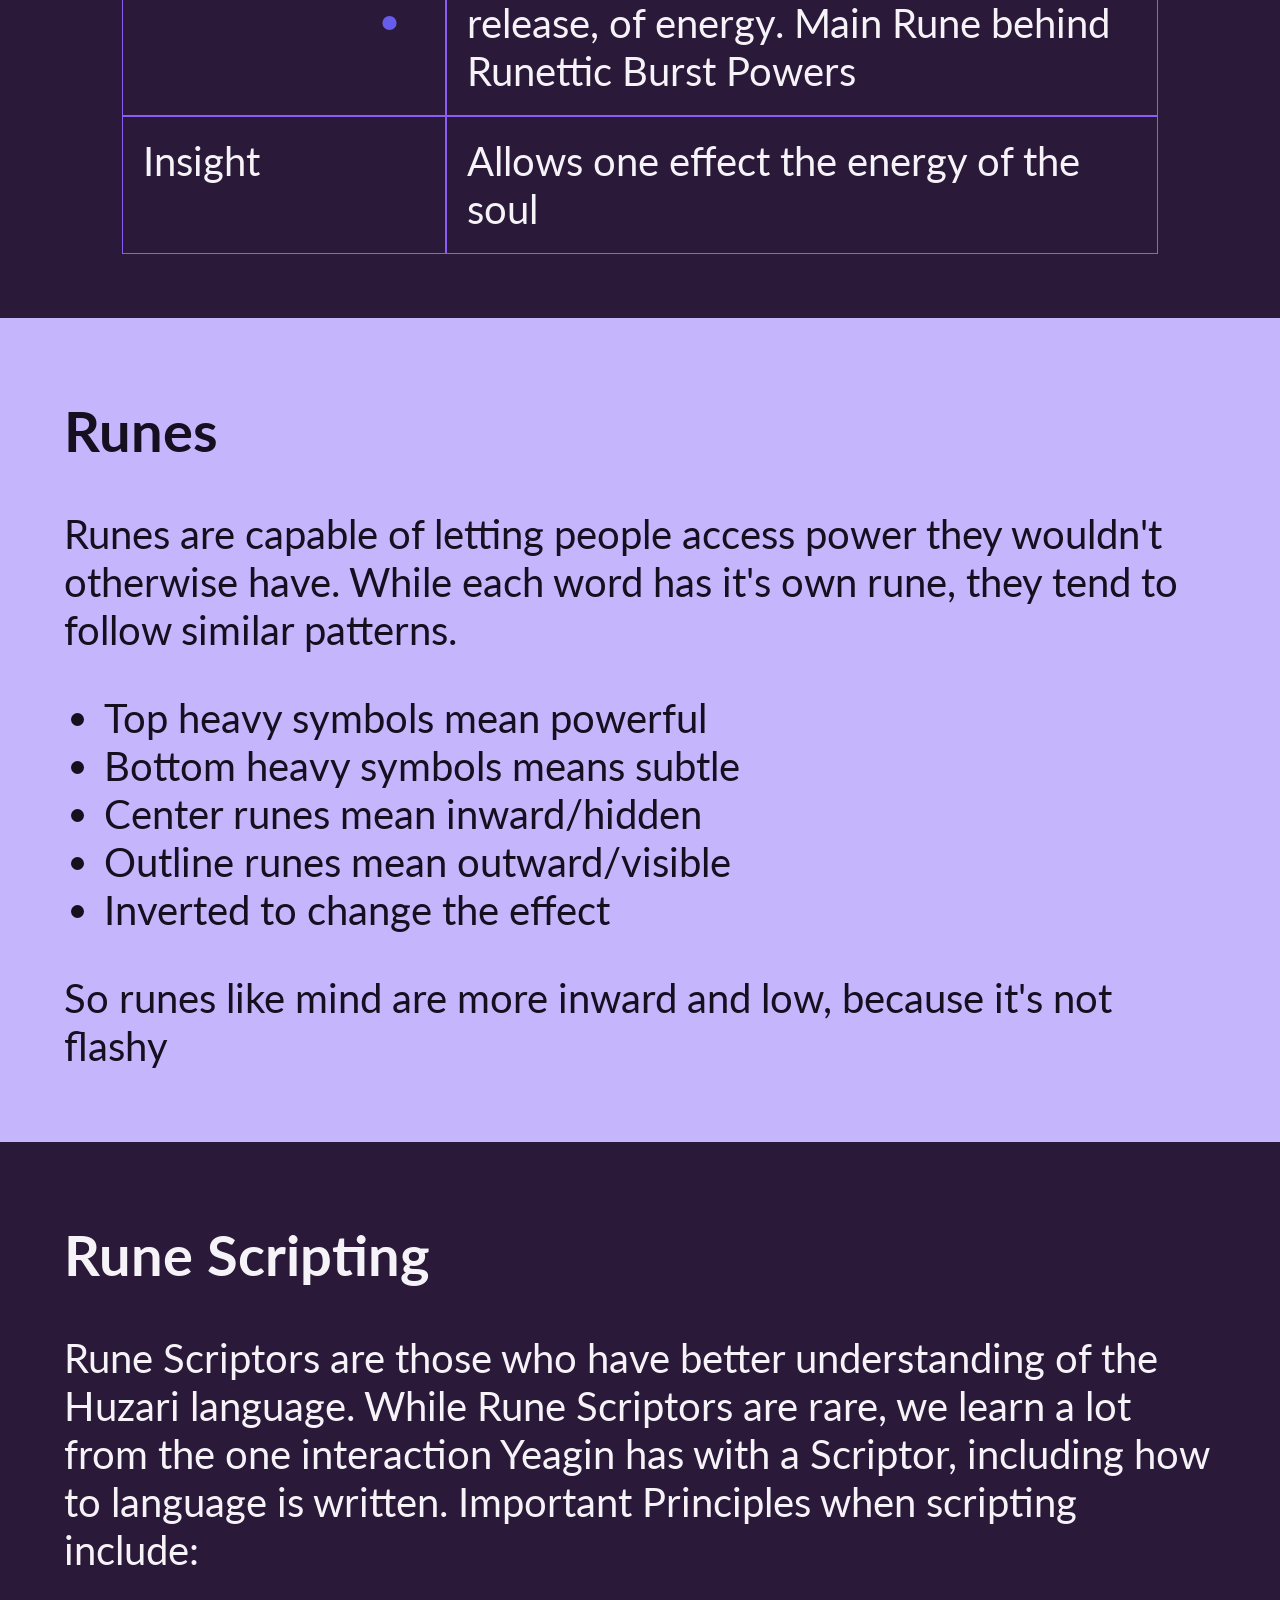
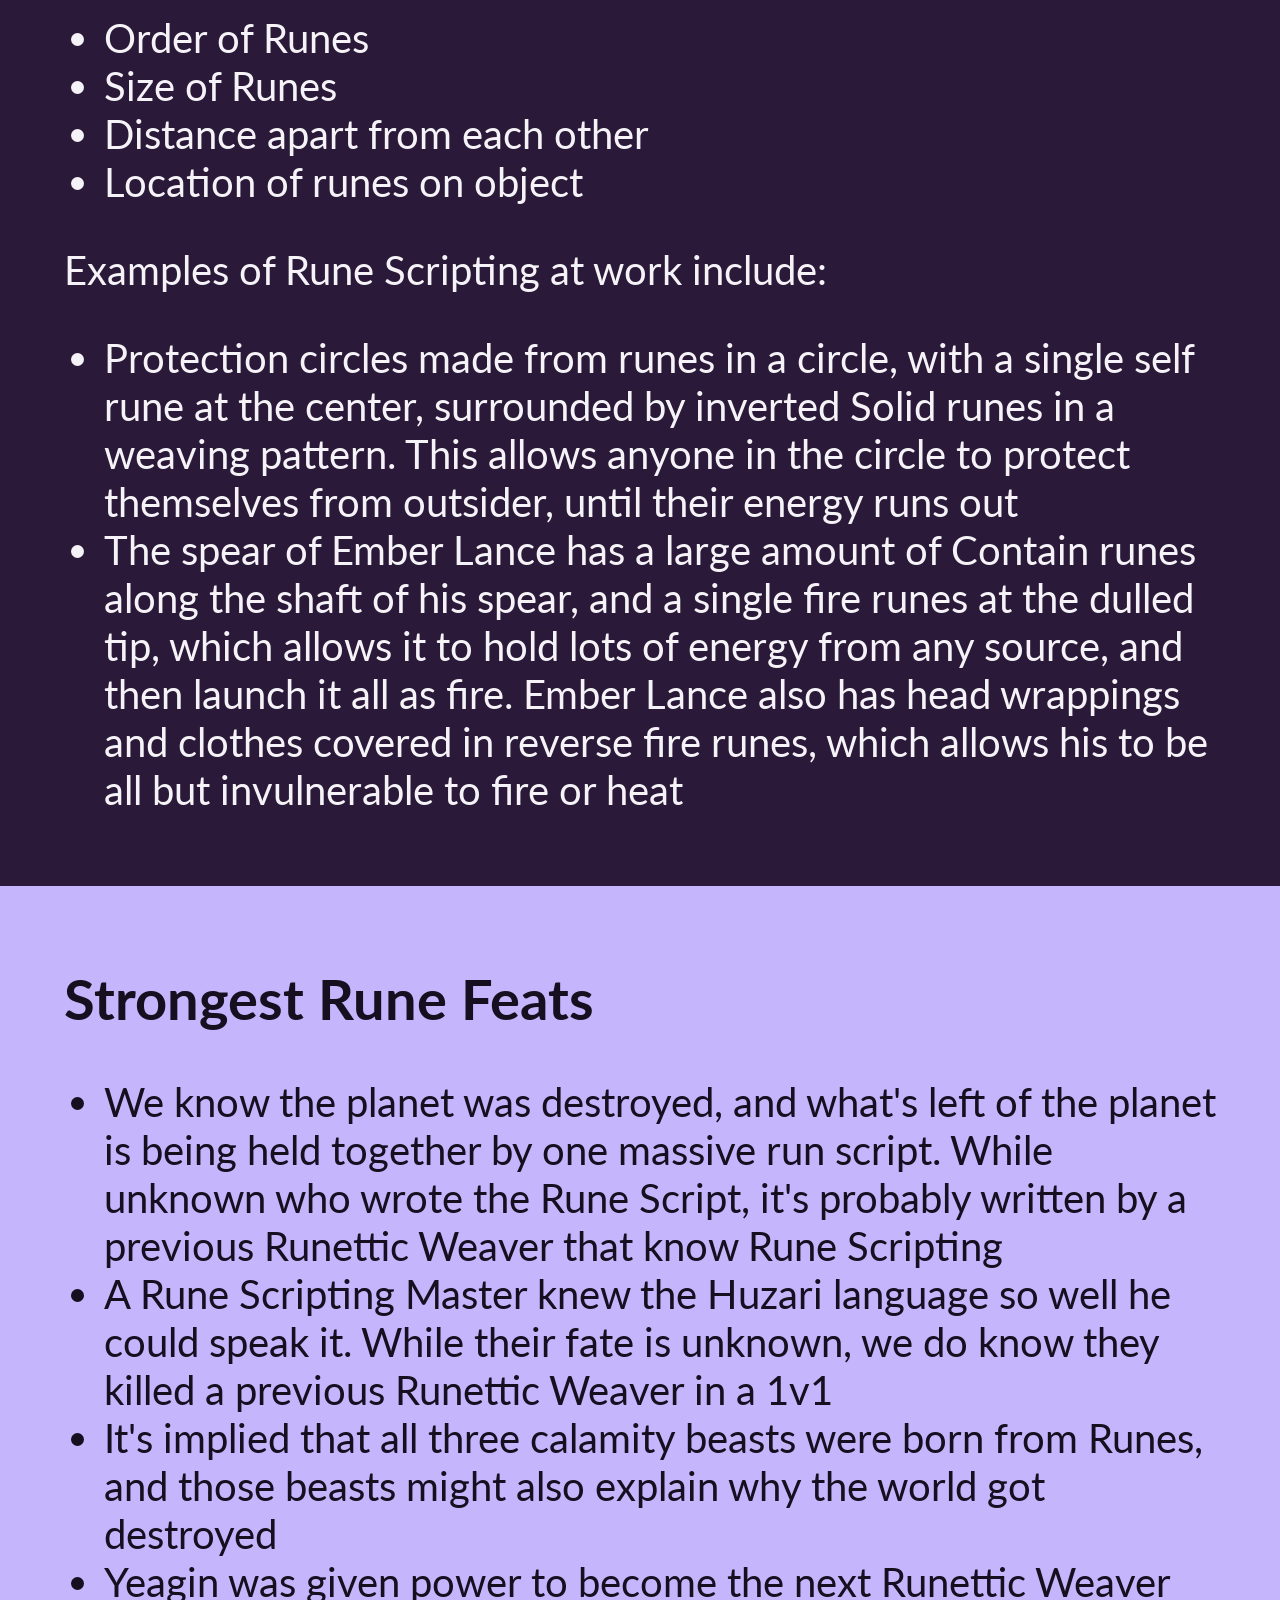
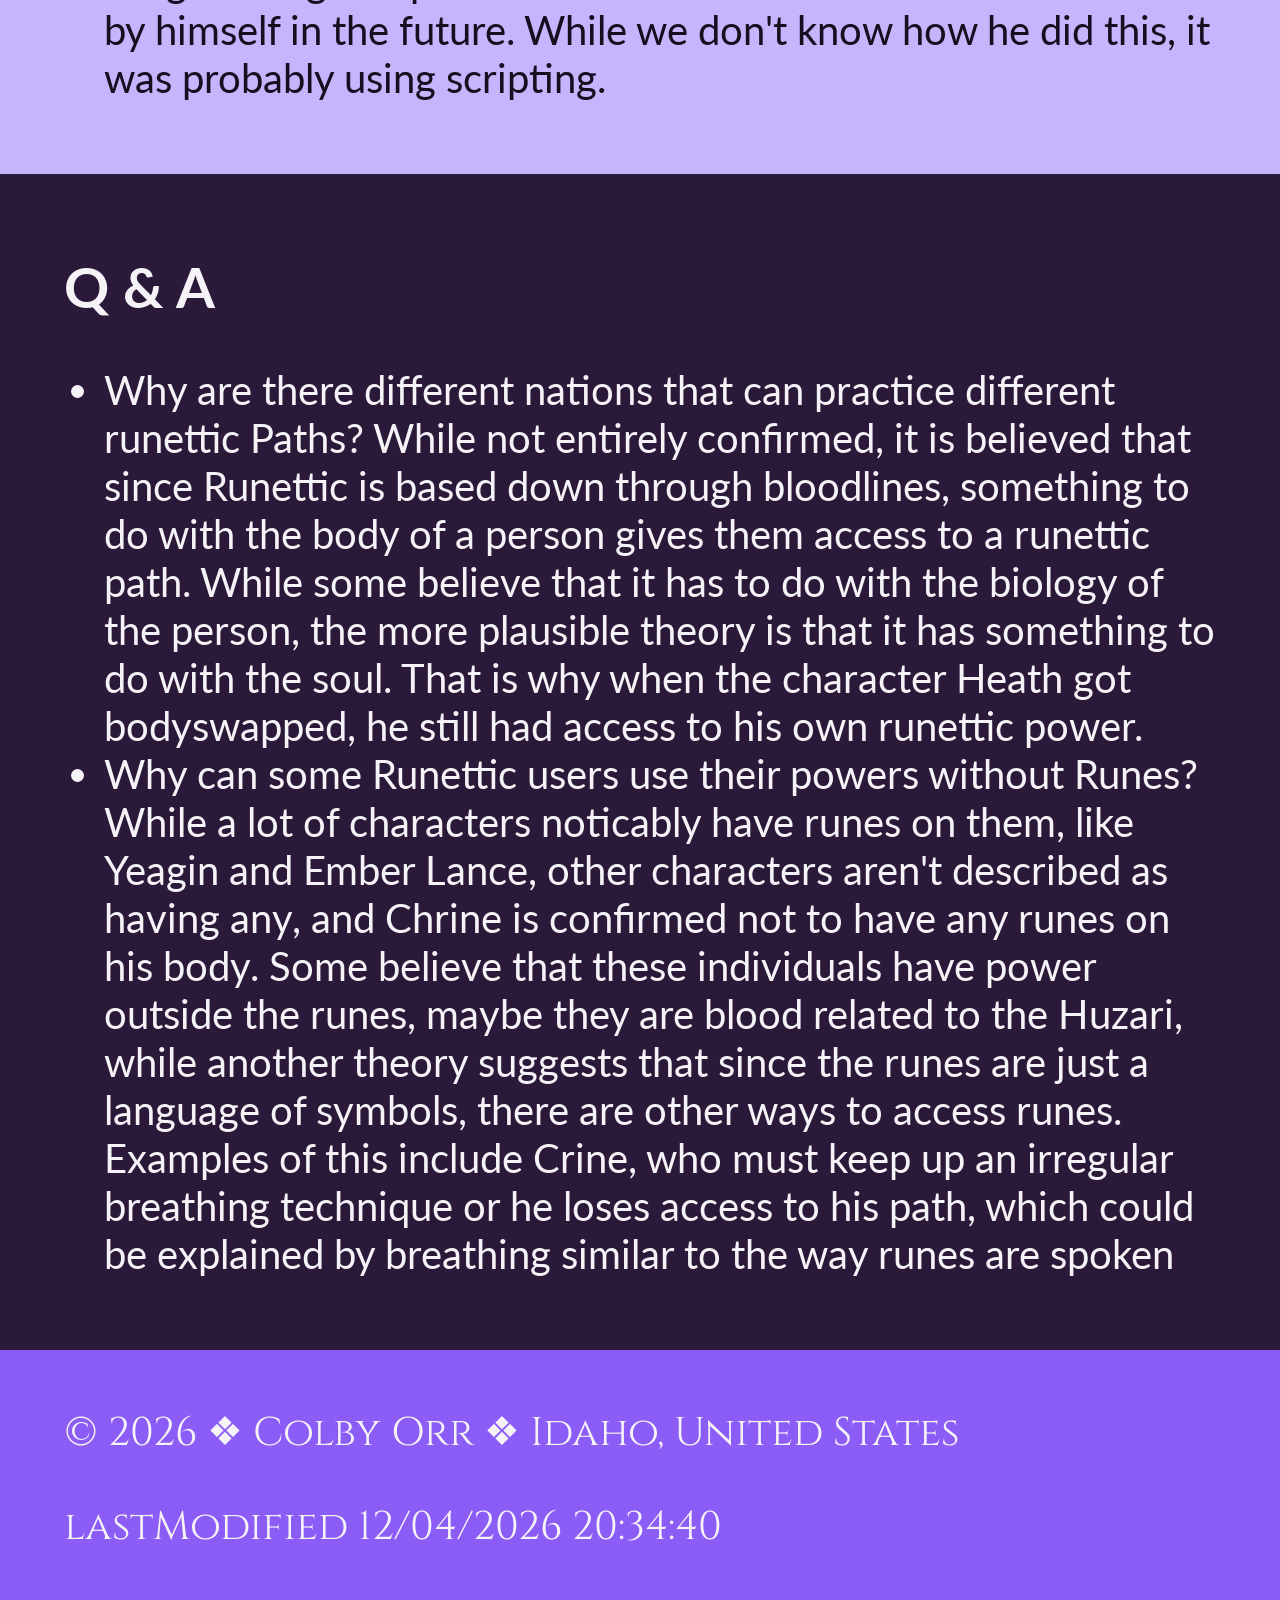
<file: project/runes.html>
<!DOCTYPE html>
<html lang="en">

<head>
    <meta charset="UTF-8">
    <meta name="viewport" content="width=device-width, initial-scale=1.0">
    <meta name="description"
      content="Temple page and list of temples, created for my BYU Pathwyas class, WWD131">
    <meta name="author" content="Colby Orr">

    <link rel="preconnect" href="https://fonts.googleapis.com">
    <link rel="preconnect" href="https://fonts.gstatic.com" crossorigin>
    <link href="https://fonts.googleapis.com/css2?family=Cinzel:wght@400;600;700&family=Lato:wght@400;700&display=swap" rel="stylesheet">

    <script src="scripts/home.js" defer></script>
    <link rel="stylesheet" href="styles/home.css">
    <link rel="stylesheet" href="styles/home-large.css">

    <link rel="stylesheet" href="styles/rune.css">
    <title>WDD 131 – Colby Orr - Home Page</title>
</head>

<body>

    <header>
        <h1>
            Runes
        </h1>

        <nav>
            <button id="menu"></button>
            <ul class="navigation">
                <li><a href="index.html" id="home">Home</a></li>
                <li><a href="runes.html" id="rune">Runes</a></li>
                <li><a href="lattice.html" id="lattice">Lattice</a></li>
            </ul>
        </nav>
    </header>

    <main>
        
        <section class = dark-section>

            <h2>All Known Runes</h2>
            <h3>Rune images are estimations based on description</h3>

            <div class="rune-grid">

                <div class="rune-name">
                    Translation
                    <div>Rune</div>
                </div>
                <div class="rune-description">
                    Description
                </div>
                
                <div class="rune-name">
                    Self
                    <img src="Images/rune-self.svg" alt="self rune" loading="lazy">
                </div>
                <div class="rune-description">
                    Allows one to pull energy from their center. For people, this includes their body Main Rune behind Path Power of Self
                </div>

                <div class="rune-name">
                    Beyond
                    <img src="Images/rune-beyond.svg" alt="self rune" loading="lazy">
                </div>
                <div class="rune-description">
                    Allows one to pull energy from around them. Main rune behind Path Power of Beyond
                </div>

                <div class="rune-name">
                    Death
                    <img src="Images/rune-death.svg" alt="self rune" loading="lazy">
                </div>
                <div class="rune-description">
                    Effects things like used to have a soul inside of them, or even the soul
                    itself. Main Rune behind Path of Remnant Power
                </div>

                <div class="rune-name">
                    Strength
                </div>
                <div class="rune-description">
                    Effects durability and increases the force which things hit
                </div>

                <div class="rune-name">
                    Swift
                    <img src="Images/rune-swift.svg" alt="self rune" loading="lazy">
                </div>
                <div class="rune-description">
                    Effects how quickly or slowly things move
                </div>

                <div class="rune-name">
                    Weight
                    <img src="Images/rune-weight.svg" alt="self rune" loading="lazy">
                </div>
                <div class="rune-description">
                    Effects how something interacts with gravity
                </div>

                <div class="rune-name">
                    Focus
                </div>
                <div class="rune-description">
                    Effects how well something thinks. Does not make someone "smarter",
                    but can increase the speed at which someone thinks.
                </div>

                <div class="rune-name">
                    Solid
                </div>
                <div class="rune-description">
                    Despite it's name, effects how well something can be remolded. Example:
                    if used on person, it can make them more flexible.
                </div>

                <div class="rune-name">
                    Life
                </div>
                <div class="rune-description">
                    Effects the "life" of an object. For living, this means health,
                    for non-living, can effect how that object stays together. Example:
                    remove life from a rock might make it crumble into gravel.
                </div>

                <div class="rune-name">
                    Sight
                </div>
                <div class="rune-description">
                    Effects how well something can detect their surroundings. Despite the name,
                    this also increases things like hearing and taste
                </div>

                <div class="rune-name">
                    Fire
                </div>
                <div class="rune-description">
                    Effects heat held by objects
                </div>

                <div class="rune-name">
                    Mind
                </div>
                <div class="rune-description">
                    Allows much deeper thought, or basically, makes someone smarter
                </div>

                <div class="rune-name">
                    Balance
                </div>
                <div class="rune-description">
                    Changes emotional states of living things
                </div>

                <div class="rune-name">
                    Contain
                    <img src="Images/rune-contain.svg" alt="self rune" loading="lazy">
                </div>
                <div class="rune-description">
                    Allows the holding, as well as mass release, of energy. Main Rune
                    behind Runettic Burst Powers
                </div>

                <div class="rune-name">
                    Insight
                </div>
                <div class="rune-description">
                    Allows one effect the energy of the soul
                </div>

                
            </div>
        </section>

        <section class = light-section>
            <h2>Runes</h2>
            <p>
                Runes are capable of letting people access power they wouldn't otherwise have.
                While each word has it's own rune, they tend to follow similar patterns.
                <ul>
                    <li>Top heavy symbols mean powerful</li>
                    <li>Bottom heavy symbols means subtle</li>
                    <li>Center runes mean inward/hidden</li>
                    <li>Outline runes mean outward/visible</li>
                    <li>Inverted to change the effect</li>


                </ul>
                So runes like mind are more inward and low, because it's not flashy

            </p>
        </section>

        <section class = dark-section>
            <h2>Rune Scripting</h2>
            <p>
                Rune Scriptors are those who have better understanding of the Huzari language. 
                While Rune Scriptors are rare, we learn a lot from the one interaction Yeagin
                has with a Scriptor, including how to language is written. Important Principles
                when scripting include:
                <ul>
                    <li>Order of Runes</li>
                    <li>Size of Runes</li>
                    <li>Distance apart from each other</li>
                    <li>Location of runes on object</li>
                </ul>
                Examples of Rune Scripting at work include:
                <ul>
                    <li>Protection circles made from runes in a circle, with a single self rune
                        at the center, surrounded by inverted Solid runes in a weaving pattern.
                        This allows anyone in the circle to protect themselves from outsider,
                        until their energy runs out</li>
                    <li>The spear of Ember Lance has a large amount of Contain runes along the
                        shaft of his spear, and a single fire runes at the dulled tip, which allows
                        it to hold lots of energy from any source, and then launch it all as fire.
                        Ember Lance also has head wrappings and clothes covered in reverse fire runes,
                        which allows his to be all but invulnerable to fire or heat
                    </li>
                </ul>
            </p>
        </section>

        <section class = light-section>

            <h2>Strongest Rune Feats</h2>
            <ul>
                <li>We know the planet was destroyed, and what's left of the planet is being held
                    together by one massive run script. While unknown who wrote the Rune Script,
                    it's probably written by a previous Runettic Weaver that know Rune Scripting</li>
                    <li>A Rune Scripting Master knew the Huzari language so well he could speak it. While
                    their fate is unknown, we do know they killed a previous Runettic Weaver in a 1v1
                </li>
                <li>It's implied that all three calamity beasts were born from Runes, and those beasts
                    might also explain why the world got destroyed
                </li>
                <li>Yeagin was given power to become the next Runettic Weaver by himself in the future.
                    While we don't know how he did this, it was probably using scripting.
                </li>
            </ul>
        </section>

        <section class = dark-section>

            <h2>Q & A</h2>
            <ul>
                <li>Why are there different nations that can practice different runettic Paths?
                    While not entirely confirmed, it is believed that since Runettic is based
                    down through bloodlines, something to do with the body of a person gives them access
                    to a runettic path. While some believe that it has to do with the biology of the 
                    person, the more plausible theory is that it has something to do with the soul.
                    That is why when the character Heath got bodyswapped, he still had access to his 
                    own runettic power.

                </li>
                <li>Why can some Runettic users use their powers without Runes?
                    While a lot of characters noticably have runes on them, like Yeagin and Ember Lance,
                    other characters aren't described as having any, and Chrine is confirmed not to have
                    any runes on his body. Some believe that these individuals have power outside the runes,
                    maybe they are blood related to the Huzari, while another theory suggests that since
                    the runes are just a language of symbols, there are other ways to access runes. Examples
                    of this include Crine, who must keep up an irregular breathing technique or he loses
                    access to his path, which could be explained by breathing similar to the way runes are spoken
                </li>
            </ul>
        </section>

    </main>

     <footer>
        <p>
            &copy; <span id="currentyear"></span> &#10070; Colby Orr &#10070; Idaho, United States
        </p>
        <p>
            lastModified <span id="lastModified"></span>
        </p>
    </footer>

</body>

</html>
</file>
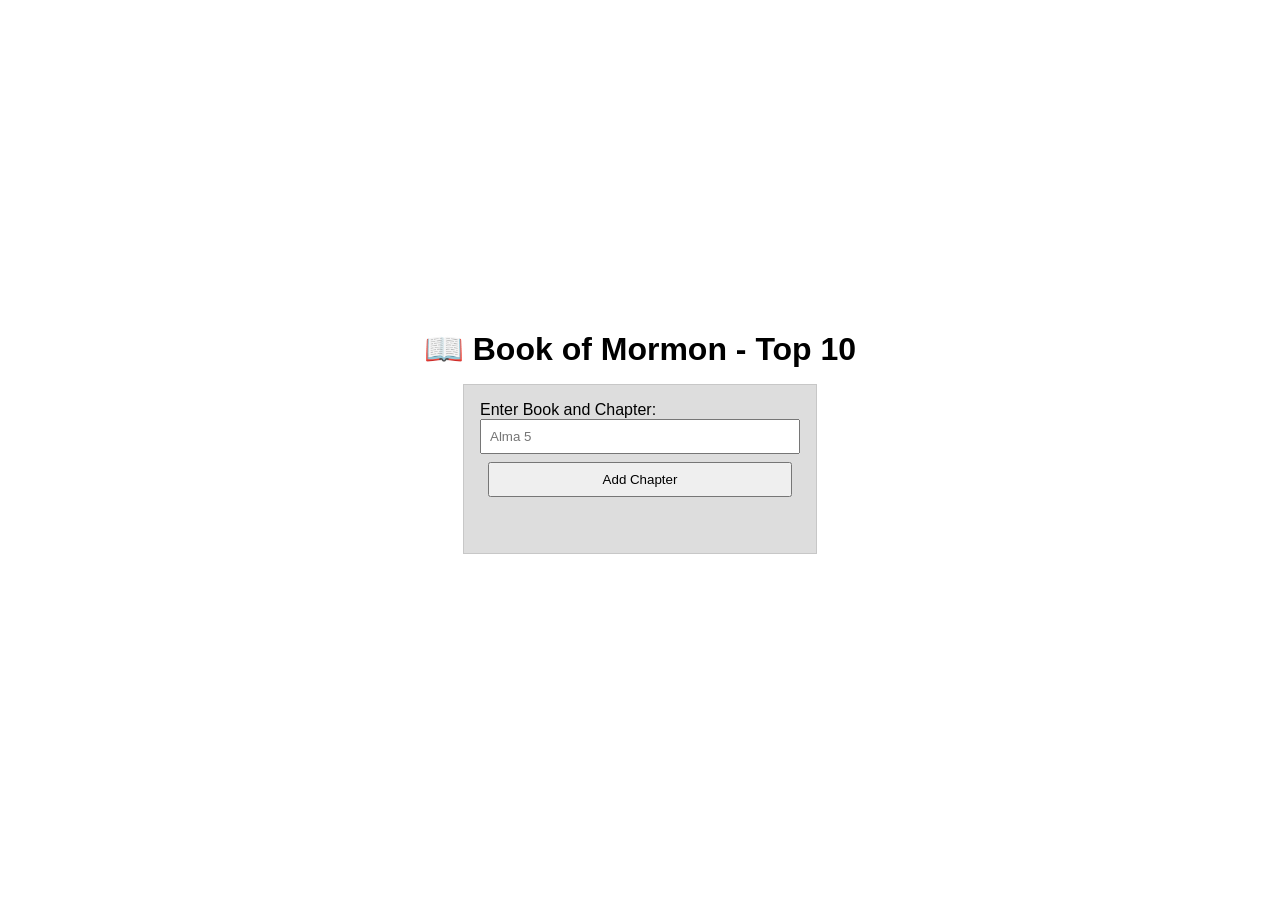
<file: week02/bom.html>
<!DOCTYPE html>
<html lang="en">

<head>
    <meta charset="UTF-8">
    <meta name="viewport" content="width=device-width, initial-scale=1.0">
    <meta name="description"
      content="Testing my code for my class, fr">
    <meta name="author" content="Colby Orr">

    <link rel="stylesheet" href="styles/bom.css">
    <script src="scripts/bom.js" defer></script>
    <title>WDD 131 – BOM testing</title>
</head>

<body>

    <h1>📖 Book of Mormon - Top 10</h1>
    
    <main>
        <label for="favchap">Enter Book and Chapter: </label>
        <input type="text" id="favchap" placeholder="Alma 5">
        <button type="submit">Add Chapter</button>
        <ul id="list"></ul>
    </main>
</body>

</html>
</file>
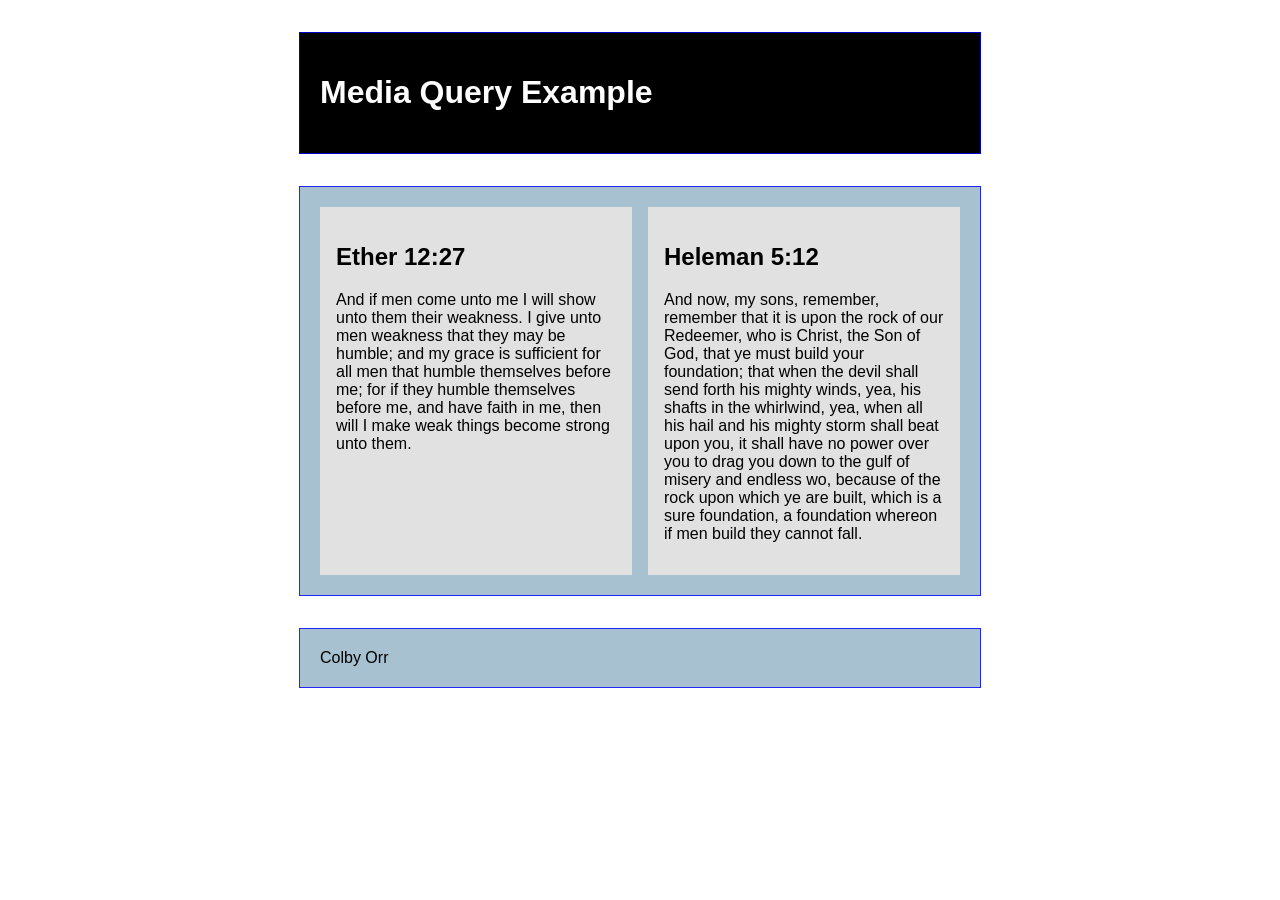
<file: week02/media-query.html>
<!DOCTYPE html>
<html lang="en">

<head>
    <meta charset="UTF-8">
    <meta name="viewport" content="width=device-width, initial-scale=1.0">
    <meta name="description"
      content="Media Query example page, etc etc">
    <meta name="author" content="Colby Orr">

    <link rel="stylesheet" href="media-query.css">
    <title>WDD 131 – Media Query Example</title>
</head>

<body>
 <header>
    <h1>
        Media Query Example
    </h1>
 </header>

 <main>
    <section>
        <h2>
            Ether 12:27
        </h2>
        <p>
            And if men come unto me I will show unto them their weakness. I give unto men weakness that they may be humble; and my grace is sufficient for all men that humble themselves before me; for if they humble themselves before me, and have faith in me, then will I make weak things become strong unto them.
        </p>
    </section>
    <section>
        <h2>
            Heleman 5:12
        </h2>
        <p>
            And now, my sons, remember, remember that it is upon the rock of our Redeemer, who is Christ, the Son of God, that ye must build your foundation; that when the devil shall send forth his mighty winds, yea, his shafts in the whirlwind, yea, when all his hail and his mighty storm shall beat upon you, it shall have no power over you to drag you down to the gulf of misery and endless wo, because of the rock upon which ye are built, which is a sure foundation, a foundation whereon if men build they cannot fall.
        </p>
    </section>

 </main>

 <footer>
    Colby Orr
   
 </footer>

</body>

</html>
</file>
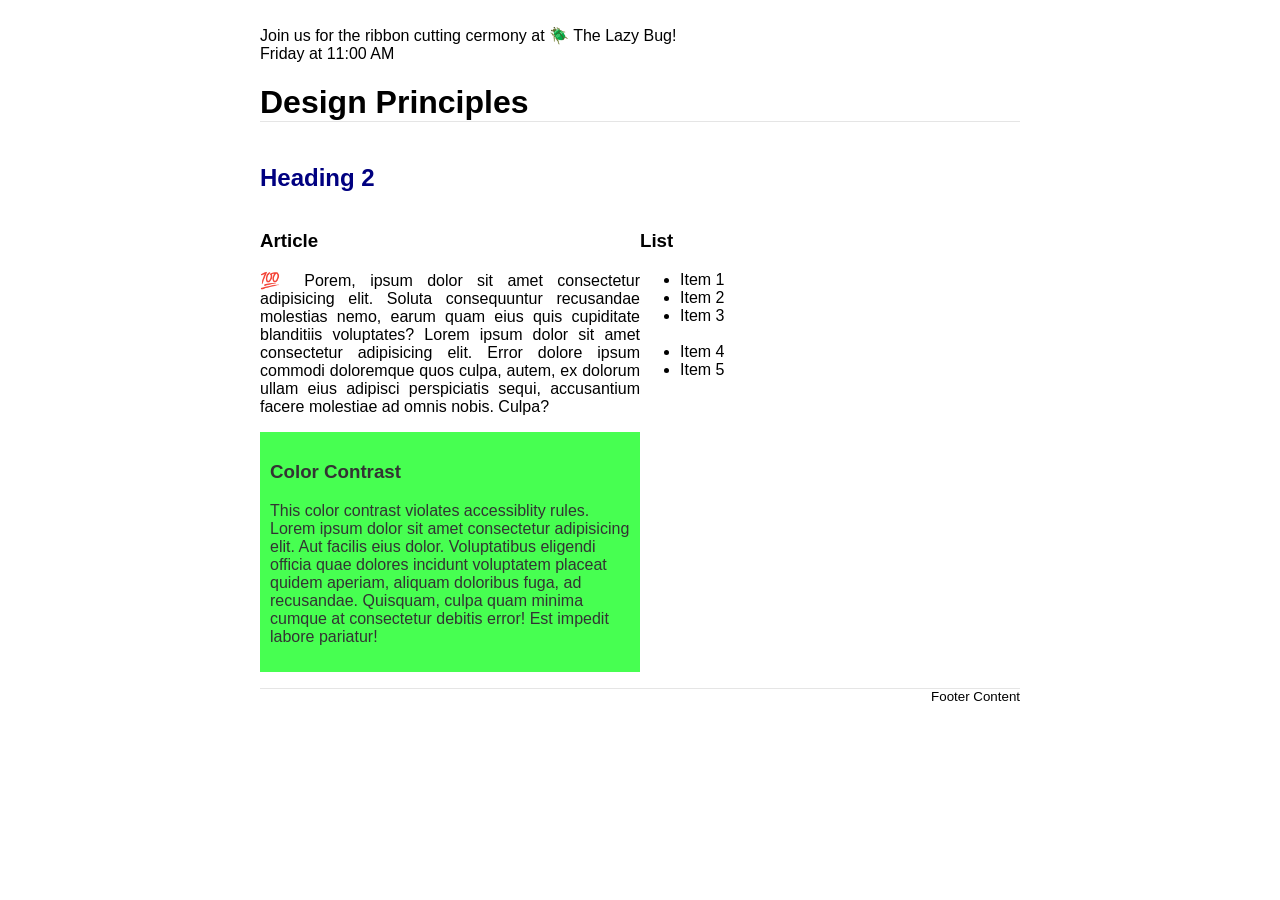
<file: week03/design.html>
<!DOCTYPE html>
<html lang="en">

<head>
    <meta charset="UTF-8">
    <meta name="viewport" content="width=device-width, initial-scale=1.0">
    <meta name="description"
      content="Testing my code for my class, fr">
    <meta name="author" content="Colby Orr">

    <link rel="stylesheet" href="styles/design.css">
    <title>WDD 131 – BOM testing</title>
</head>

<body>
    <header>
        <div class="banner"><br>Join us for the ribbon cutting cermony at 🪲 The Lazy
            Bug!<br>Friday at 11:00 AM</marquee>
        <h1>Design Principles</h1>
    </header>
    <main>
        <h2>Heading 2</h2>
        <section>
            <h3>Article</h3>
            <article>
                <p>💯 Porem, ipsum dolor sit amet consectetur adipisicing elit. Soluta consequuntur recusandae molestias
                    nemo, earum quam eius quis cupiditate blanditiis voluptates? Lorem ipsum dolor sit amet consectetur
                    adipisicing elit. Error dolore ipsum commodi doloremque quos culpa, autem, ex dolorum ullam eius
                    adipisci perspiciatis sequi, accusantium facere molestiae ad omnis nobis. Culpa?</p>
            </article>
        </section>
        <section>
            <h3>List</h3>
            <ul>
                <li>Item 1</li>
                <li>Item 2</li>
                <li>Item 3<br><br></li>
                <li>Item 4</li>
                <li>Item 5</li>
            </ul>
        </section>
        <div class="callout">
            <h3>Color Contrast</h3>
            <p>This color contrast violates accessiblity rules. Lorem ipsum dolor sit amet consectetur adipisicing elit.
                Aut facilis eius dolor. Voluptatibus eligendi officia quae dolores incidunt voluptatem placeat quidem
                aperiam, aliquam doloribus fuga, ad recusandae. Quisquam, culpa quam minima cumque at consectetur
                debitis error! Est impedit labore pariatur!</p>
        </div>
    </main>
    <footer>
        Footer Content
    </footer>
</body>

</html>
</file>
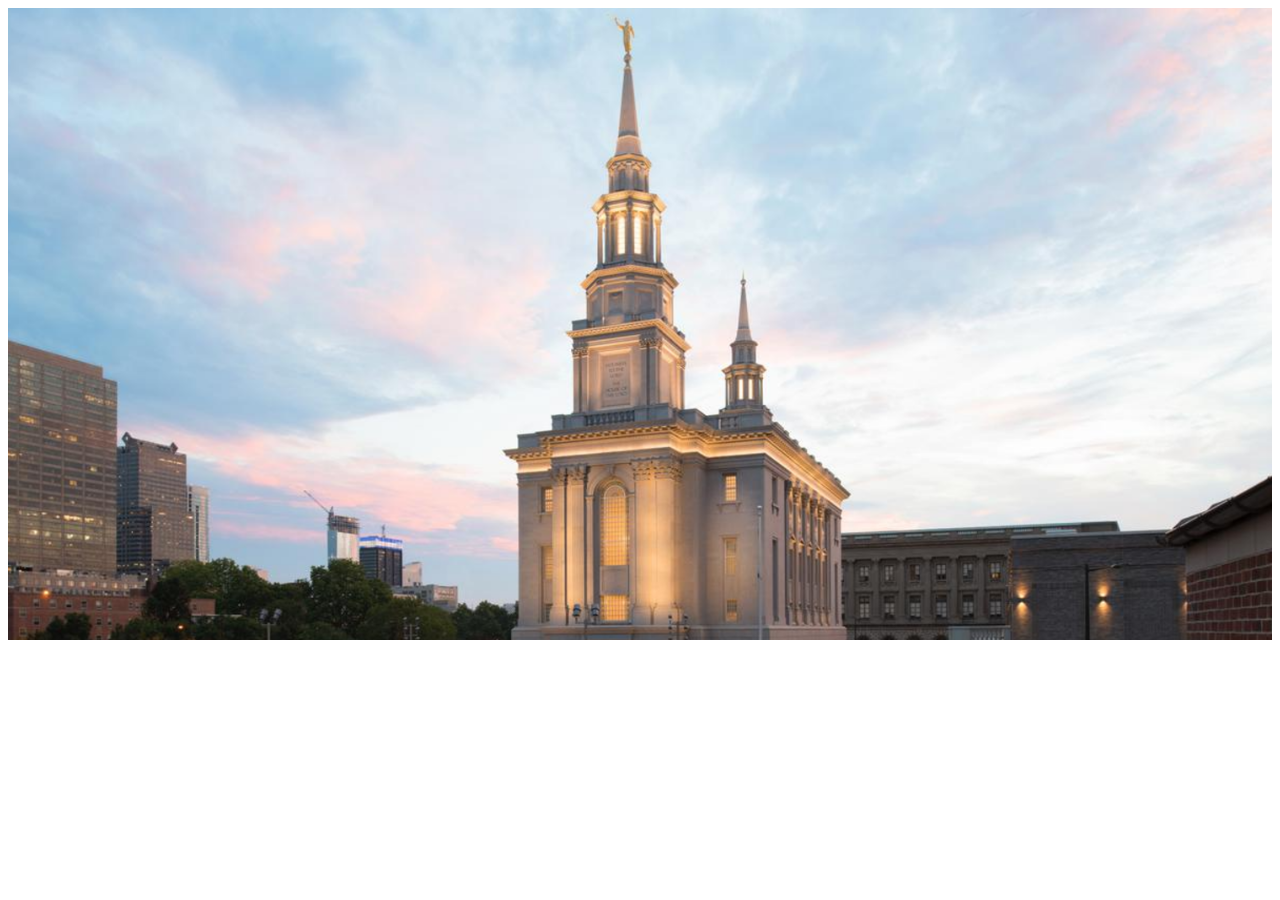
<file: week03/responsive-images.html>
<!DOCTYPE html>
<html lang="en">
<head>
    <meta charset="UTF-8">
    <meta name="viewport" content="width=device-width, initial-scale=1.0">
    <title>Colby Orr's WDD 131 responsive images assignment</title>
    <link rel="stylesheet" href="styles/responsive-images.css">
</head>
<body>
    <main>
        <div class="hero">
            <picture>
                <source srcset="images/hero-large.webp" media="(min-width: 1000px)">
                <source srcset="images/hero-medium.webp" media="(min-width: 500px)">
                <img src="images/hero-small.webp" alt="Temple name and location" width="500" height="250">
            </picture>
        </div>
    </main>
</body>
</html>
</file>
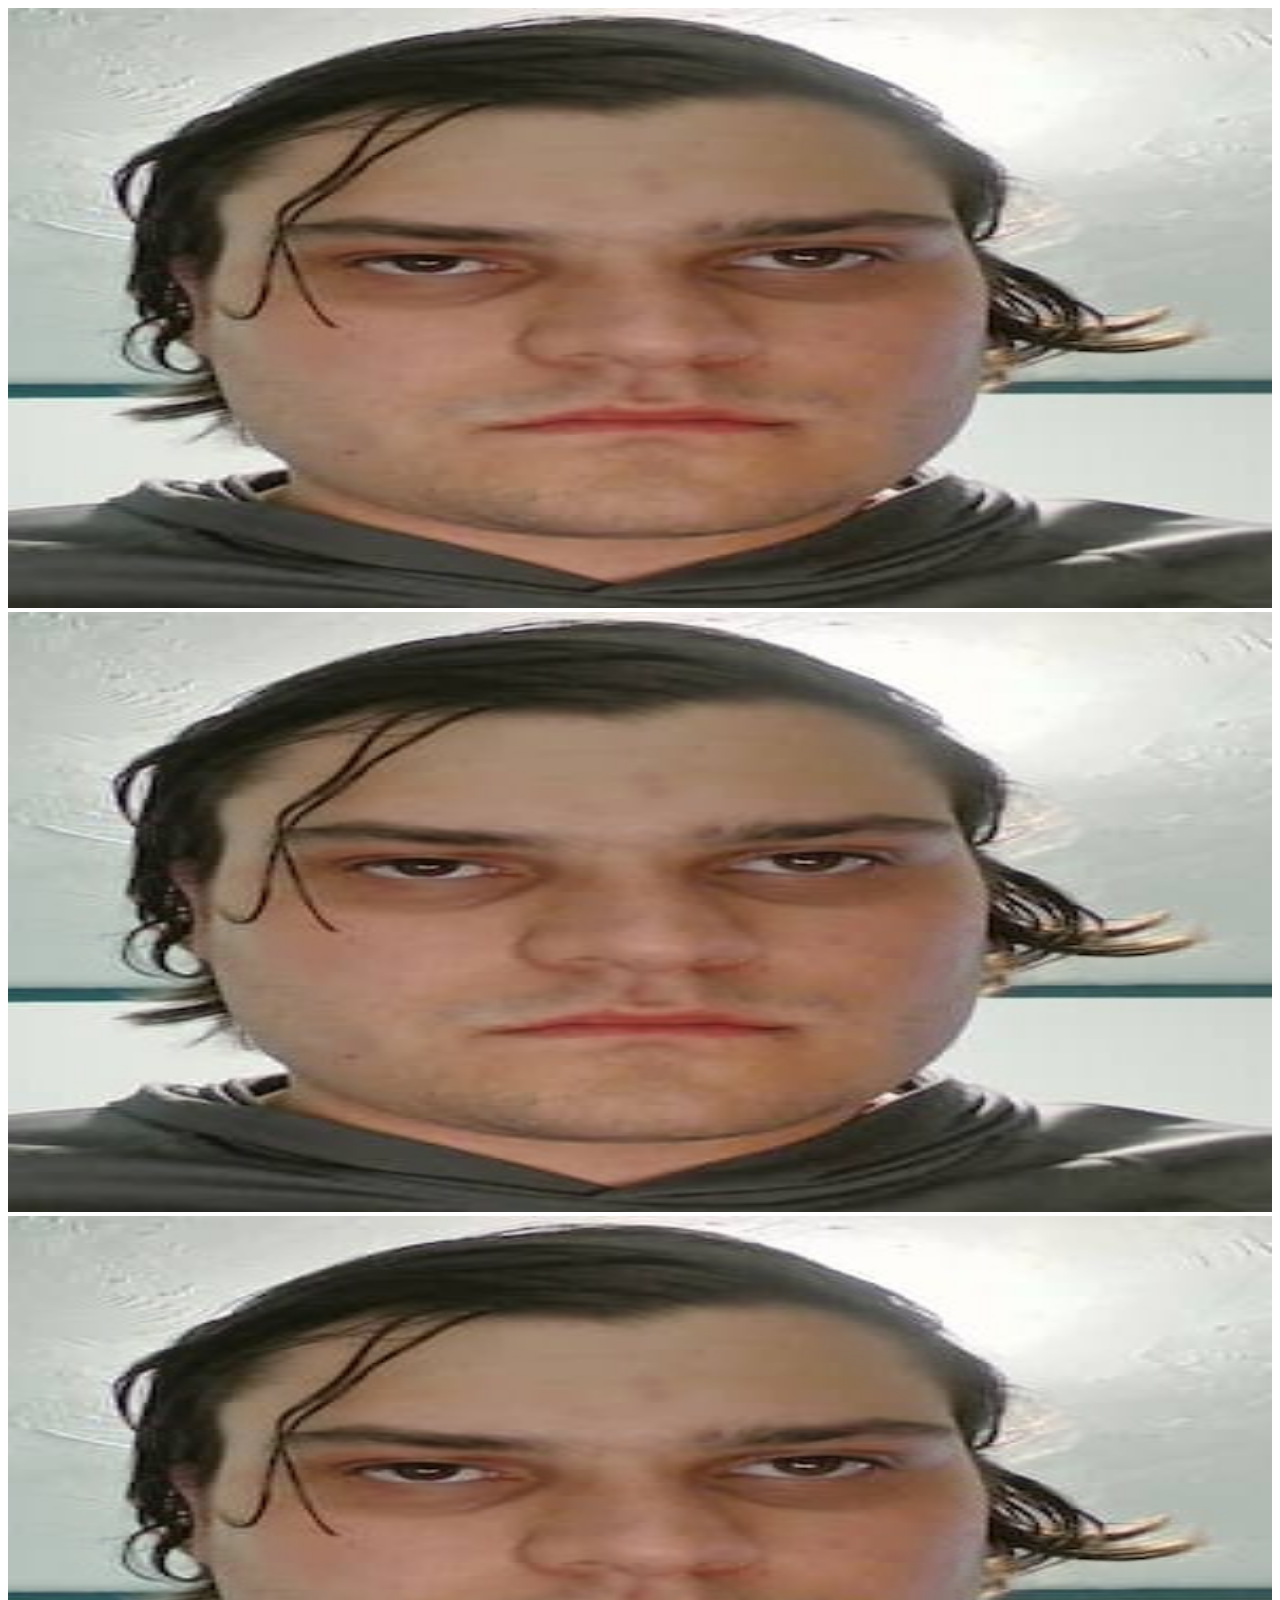
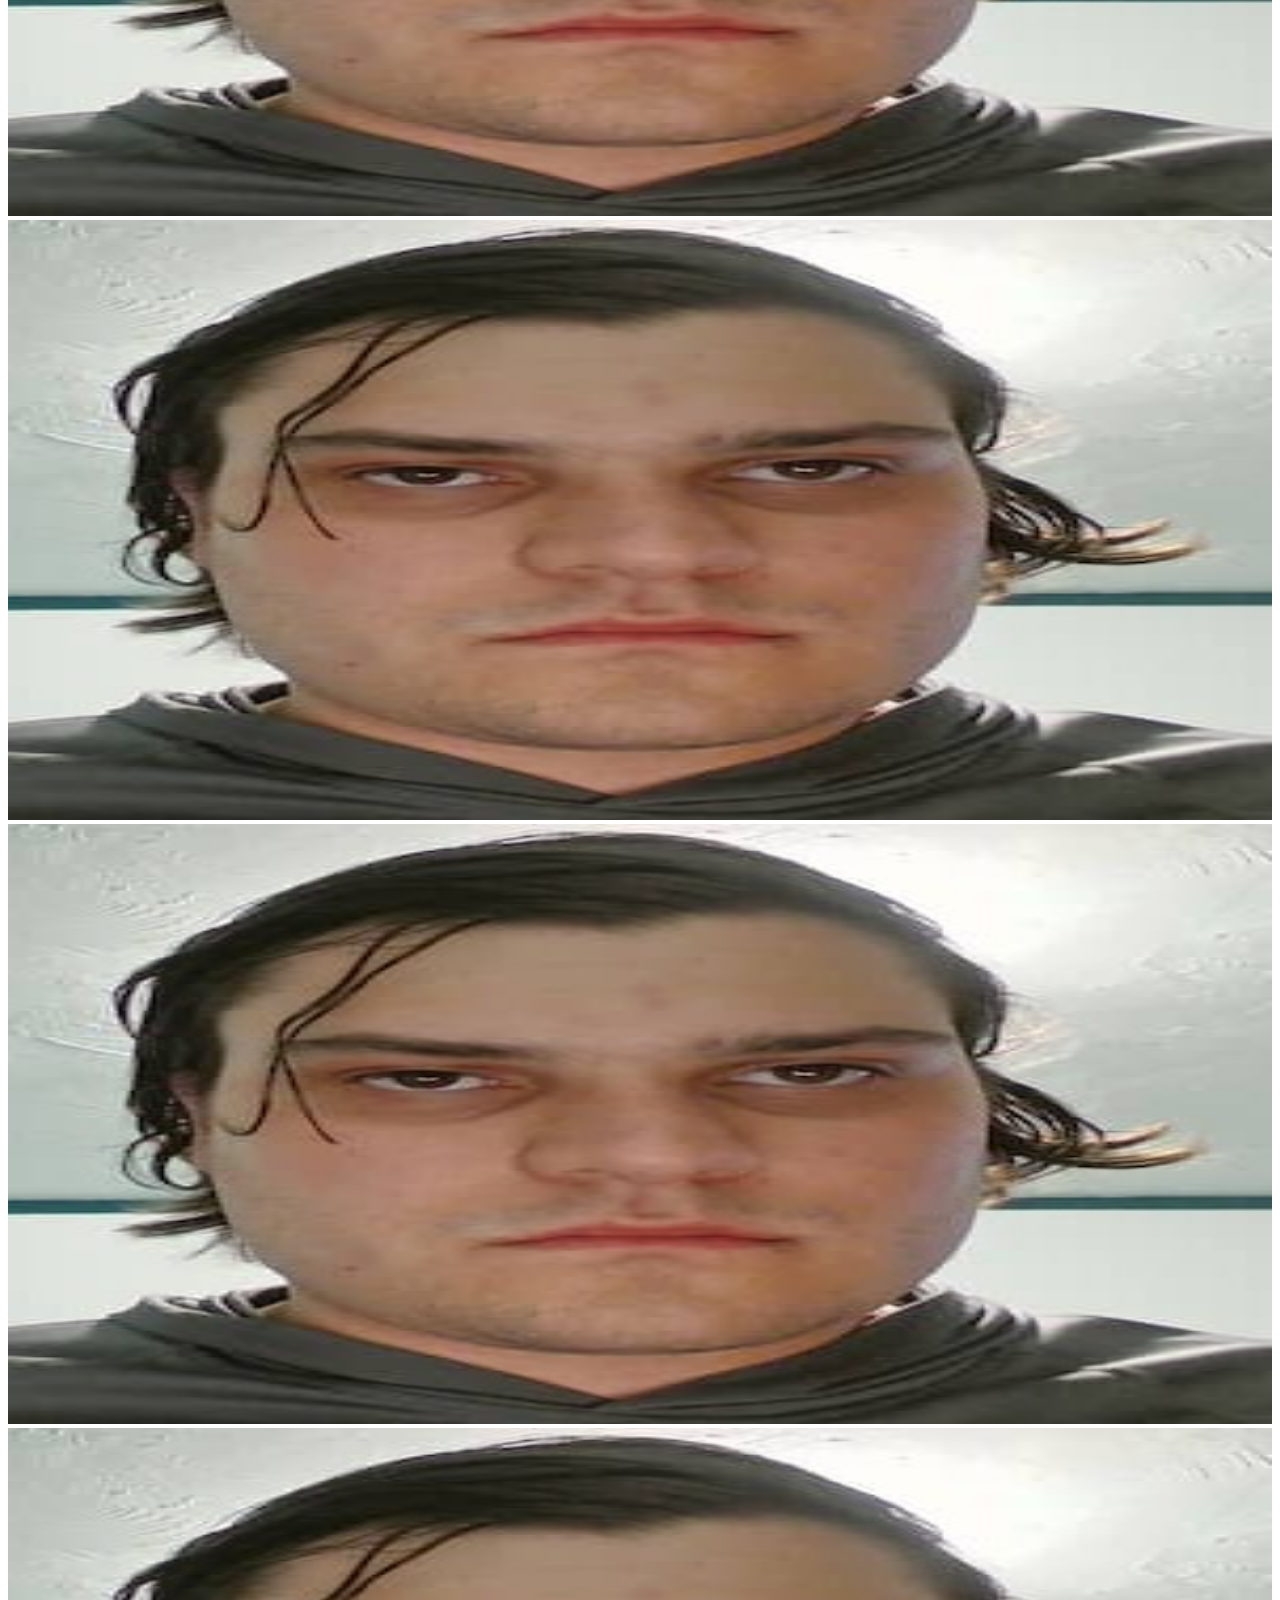
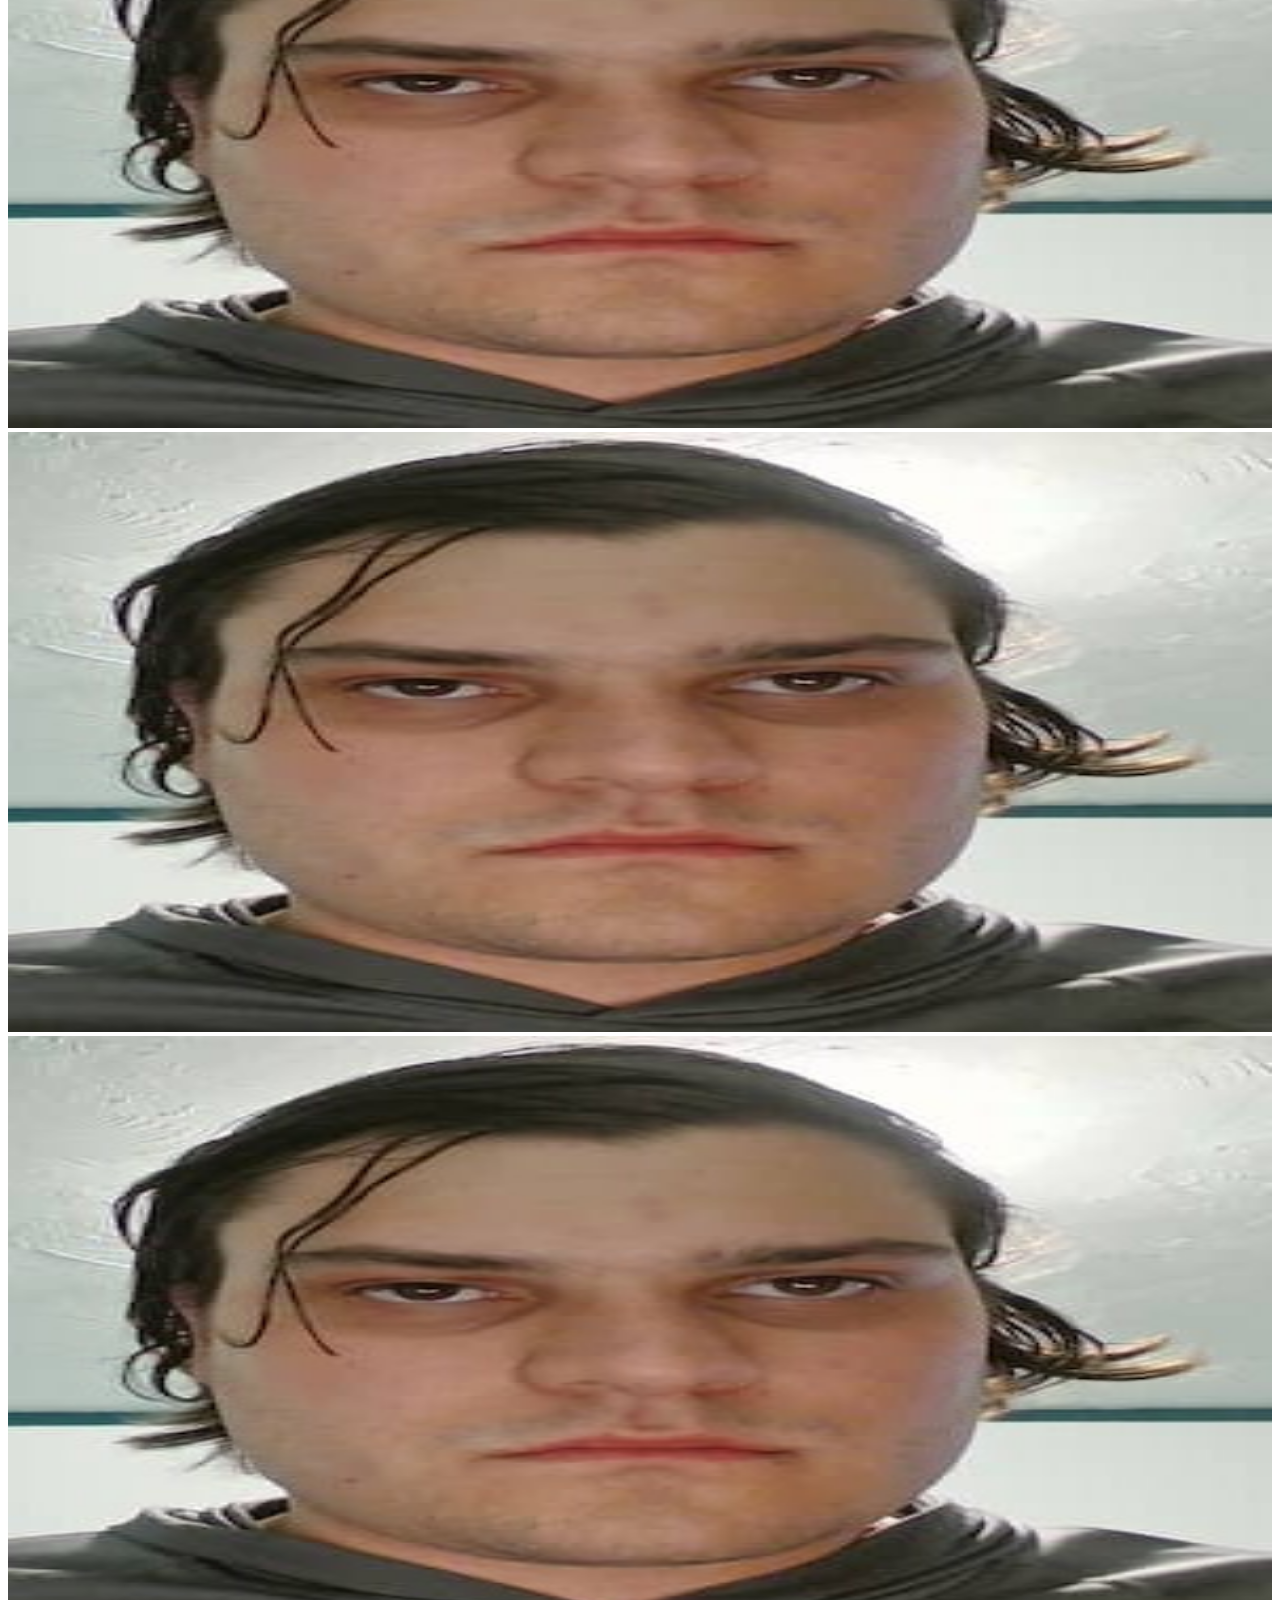
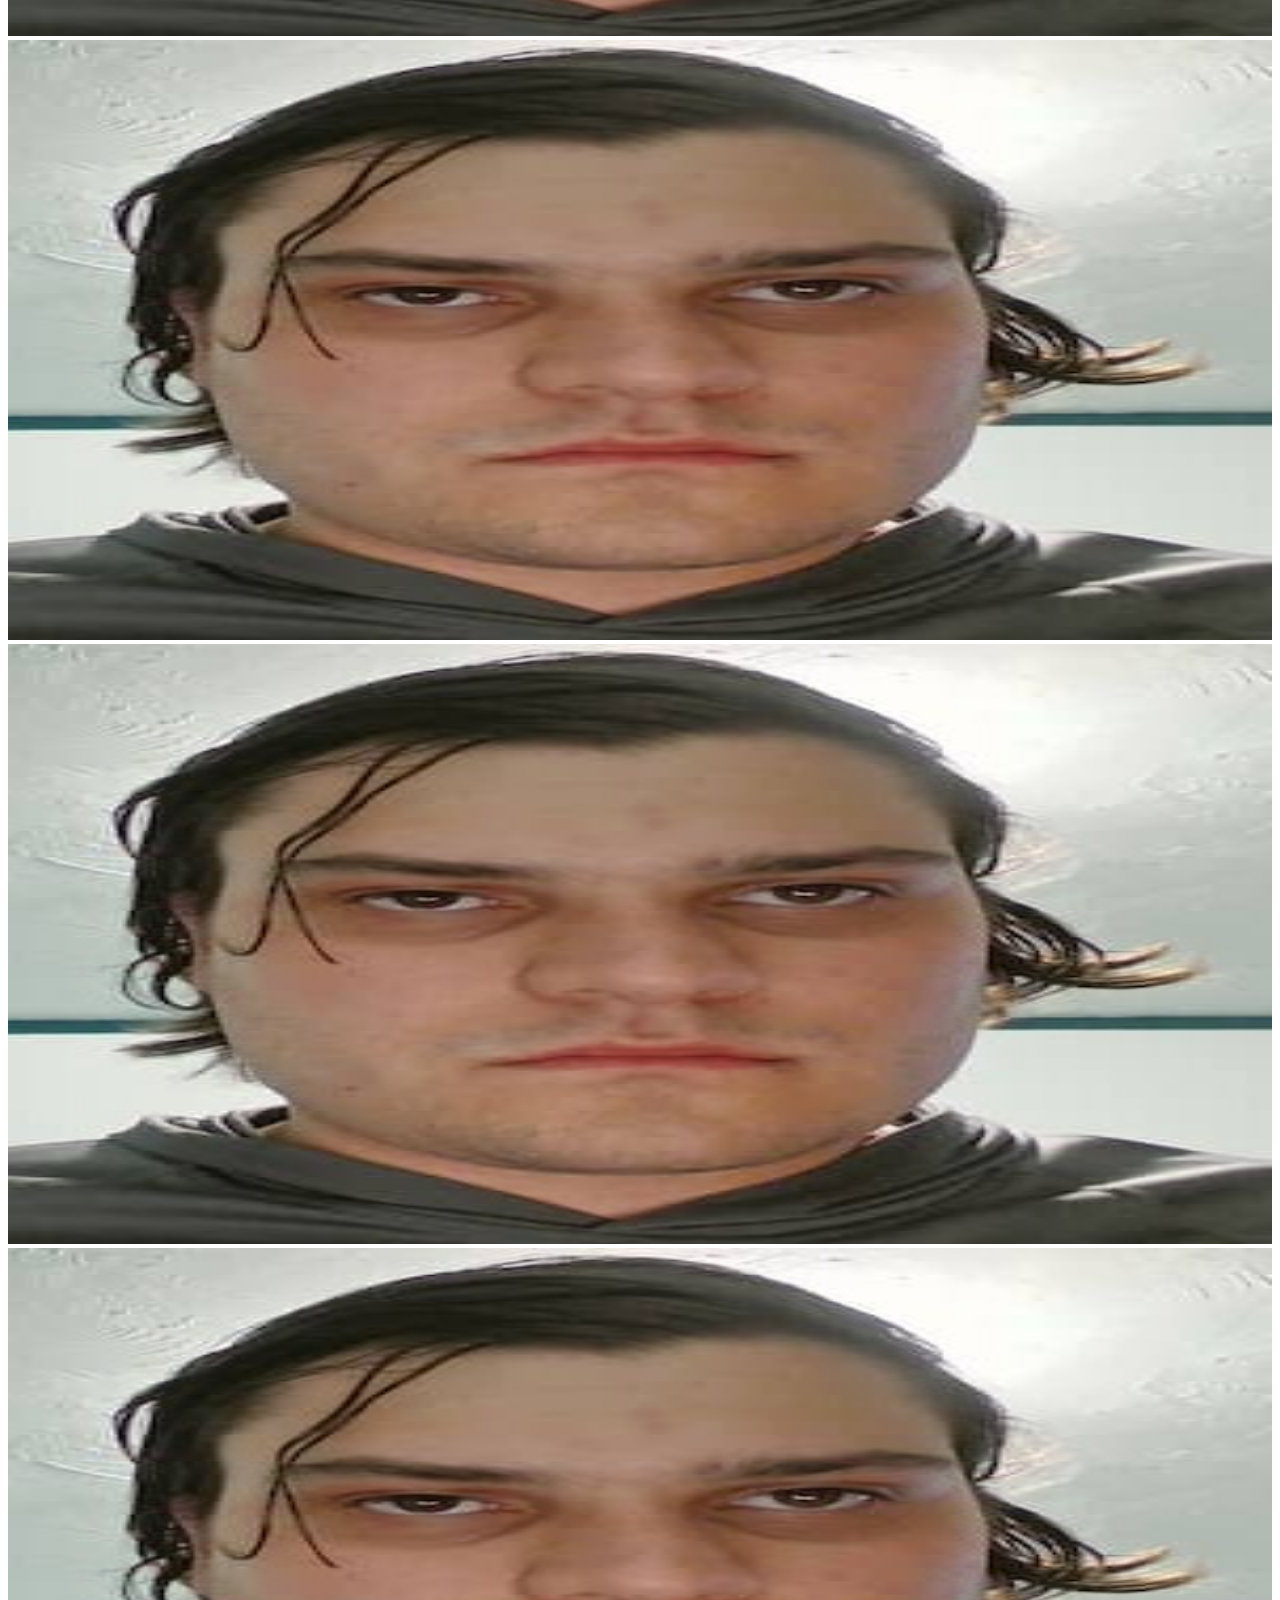
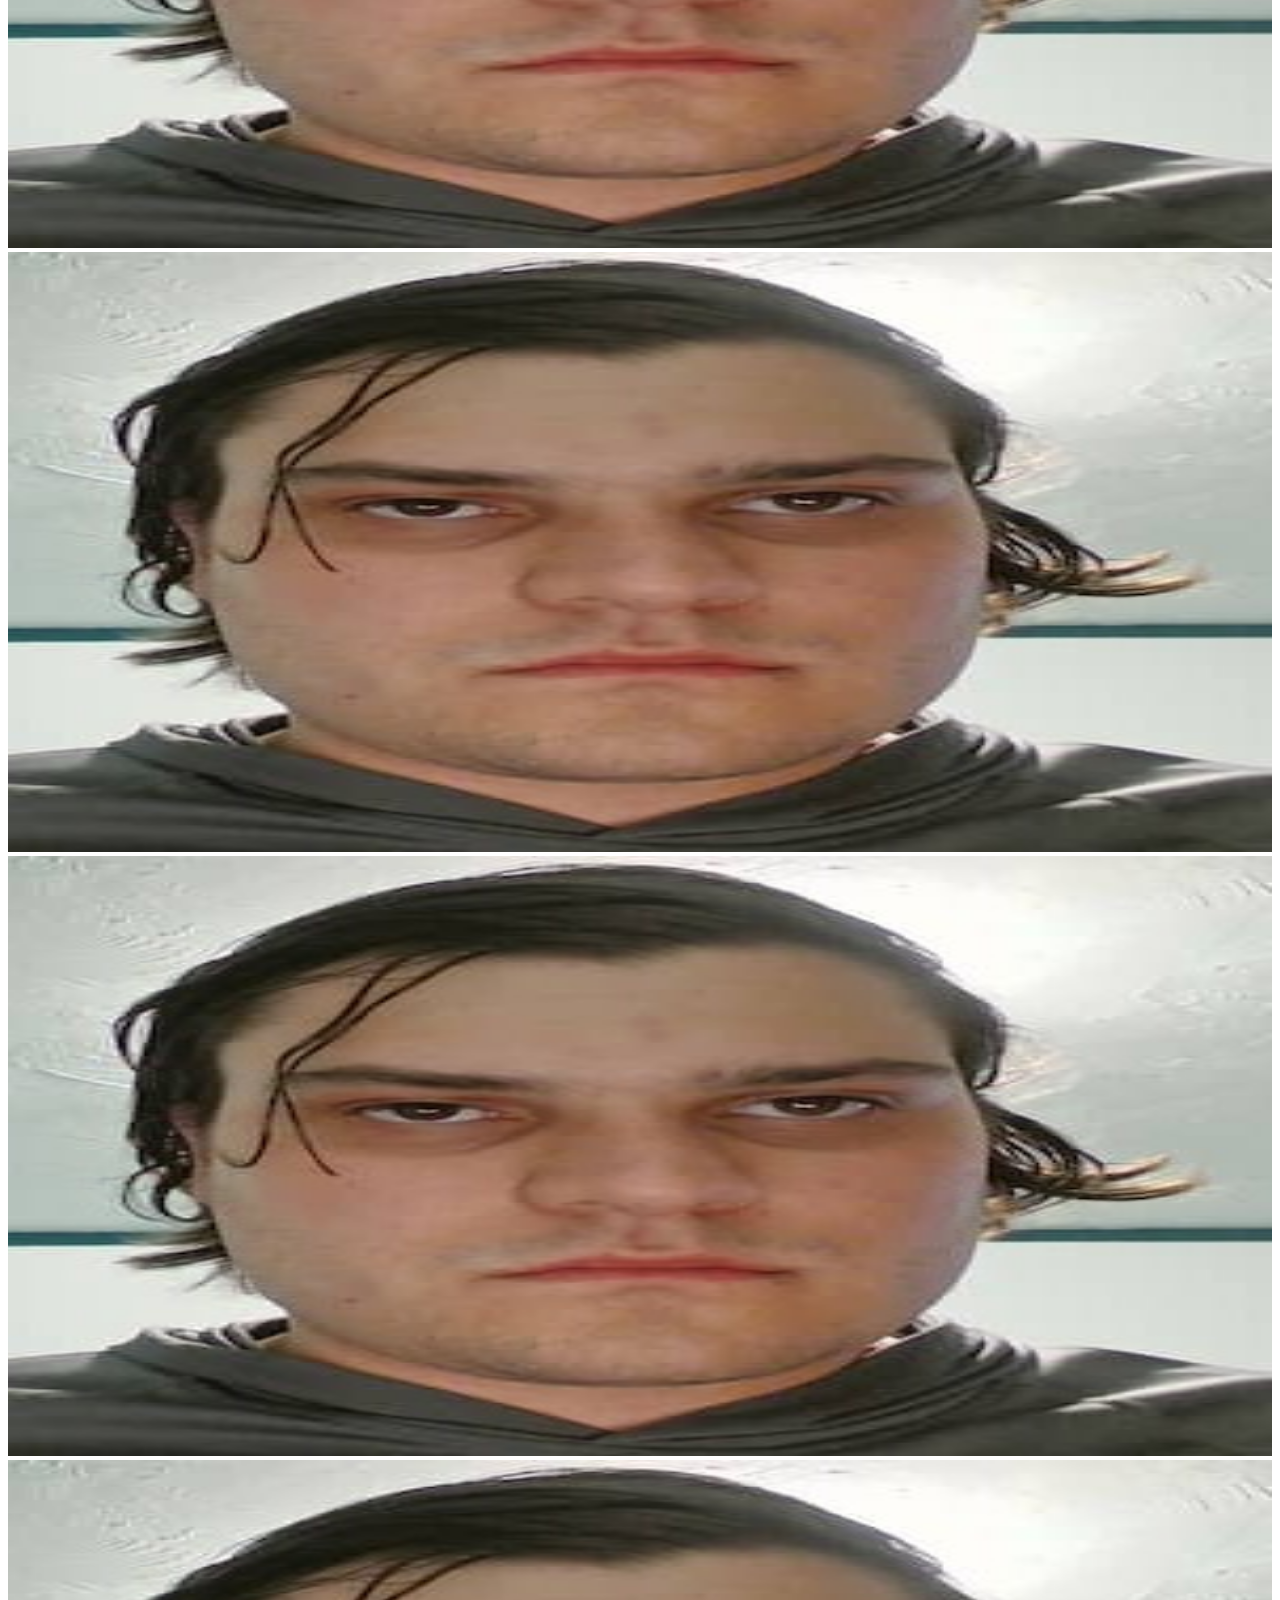
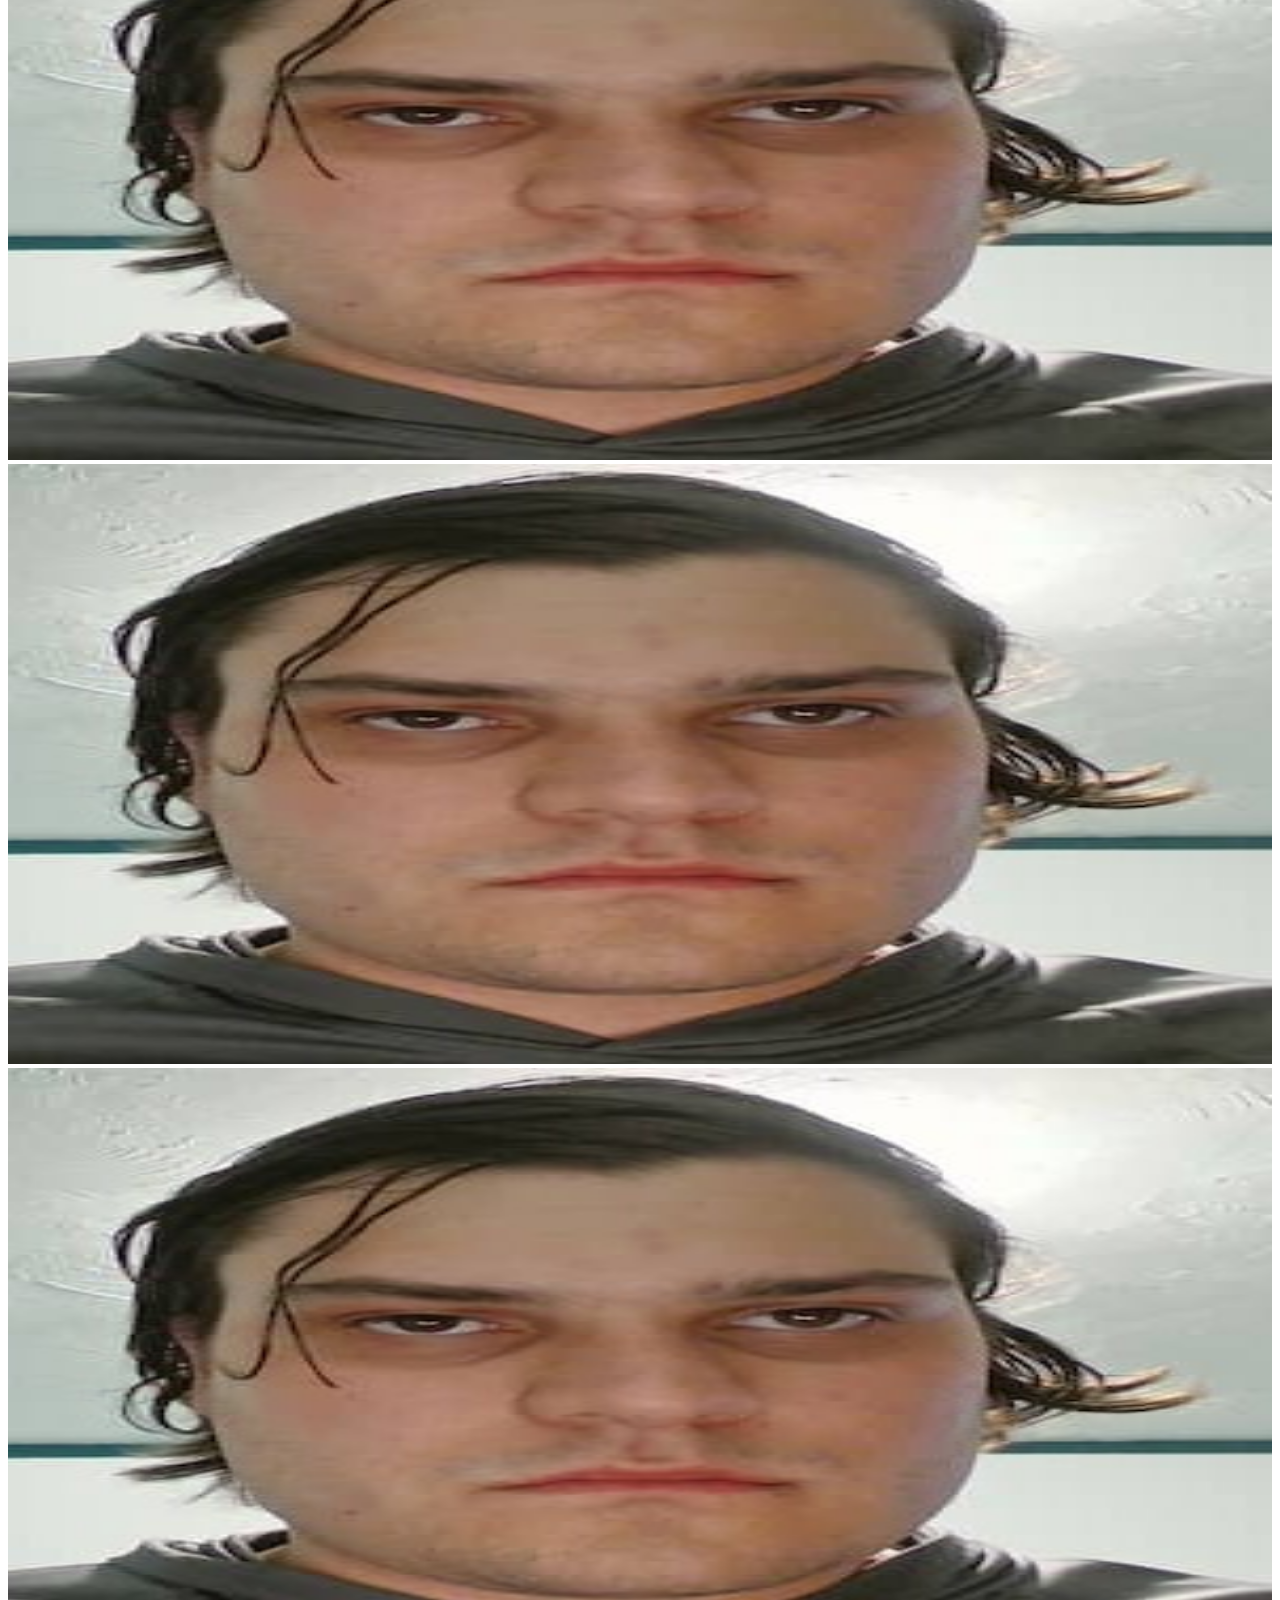
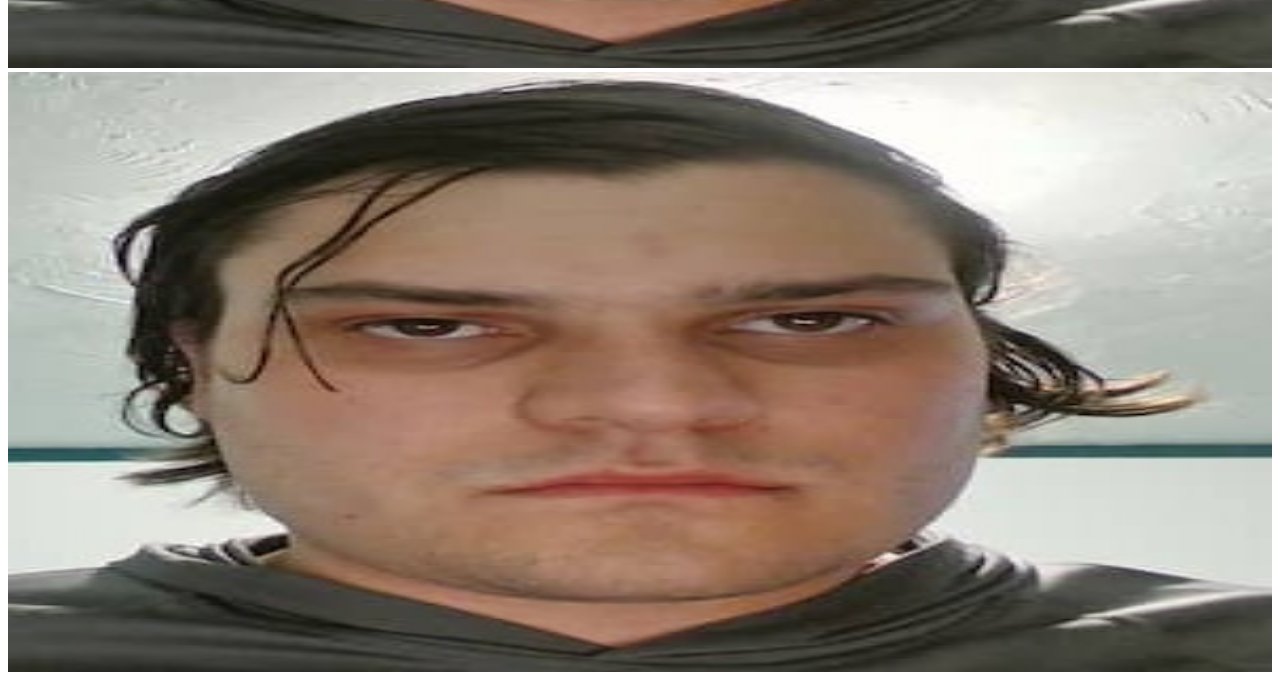
<file: week04/lazy-load.html>
<!DOCTYPE html>
<html lang="en">
<head>
    <meta charset="UTF-8">
    <meta name="viewport" content="width=device-width, initial-scale=1.0">
    <title>Document</title>
    <link rel="stylesheet" href="styles/lazy-load.css">
</head>
<body>
    <main>
        <picture>
            <img src="../images/profile.jpg" loading="lazy" width="400" height="600"></picture>
        <picture>
            <img src="../images/profile.jpg" loading="lazy" width="400" height="600"></picture>
        <picture>
            <img src="../images/profile.jpg" loading="lazy" width="400" height="600"></picture>
        <picture>
            <img src="../images/profile.jpg" loading="lazy" width="400" height="600"></picture>
        <picture>
            <img src="../images/profile.jpg" loading="lazy" width="400" height="600"></picture>
        <picture>
            <img src="../images/profile.jpg" loading="lazy" width="400" height="600"></picture>
        <picture>
            <img src="../images/profile.jpg" loading="lazy" width="400" height="600"></picture>
        <picture>
            <img src="../images/profile.jpg" loading="lazy" width="400" height="600"></picture>
        <picture>
            <img src="../images/profile.jpg" loading="lazy" width="400" height="600"></picture>
        <picture>
            <img src="../images/profile.jpg" loading="lazy" width="400" height="600"></picture>
        <picture>
            <img src="../images/profile.jpg" loading="lazy" width="400" height="600"></picture>
        <picture>
            <img src="../images/profile.jpg" loading="lazy" width="400" height="600"></picture>
        <picture>
            <img src="../images/profile.jpg" loading="lazy" width="400" height="600"></picture>
        <picture>
            <img src="../images/profile.jpg" loading="lazy" width="400" height="600"></picture>
        <picture>
            <img src="../images/profile.jpg" loading="lazy" width="400" height="600"></picture>
        <picture>
            <img src="../images/profile.jpg" loading="lazy" width="400" height="600"></picture>
        <picture>
            <img src="../images/profile.jpg" loading="lazy" width="400" height="600"></picture>
    </main>
</body>
</html>
</file>
<file: styles/base.css>
:root {
    --first-color: #3368A0;
    --second-color: #66A3BF;
    --accent1-color: #C8DFDB;
    --accent2-color: #F2EFE7;
    --heading-font: "Times New Roman", "georgia", serif;
    --body-font: Arial, Helvetica, sans-serif;
}

header {
    font-size: 2rem;
}
header span{
    display: block;
    width: 100%;
    text-align: center;
    background-color: var(--first-color);
    min-height: 50px;
}

header nav{
    background-color: var(--second-color);
	margin: 0 auto;

    display: flex;
    justify-content: space-evenly;
    align-items: center;
    width: 100%;
    height: 60px;
}

nav a:hover {
	text-decoration: overline;
}

main {
    max-width: 1200px;
    margin: 0 auto;
    text-align: center;
    margin-bottom: 30px;
}

.main_grid {
    display: grid;
    grid-template-columns: 2fr 1fr;
    gap: 20px;
    justify-content: space-evenly;
}

.card {
    display:block;
    border: 1px solid var(--first-color);
}

.card h2{
    margin-top: 0;
    text-align: center;
    background-color: var(--second-color);
}

footer {
    display: flex;
    flex-direction: column;
    justify-content: center;
    align-content: center;
    width: 100%;
    text-align: center;
    background-color: var(--first-color);
    min-height: 50px;
    font-size: 20px;
}
</file>
<file: project/styles/home.css>
:root {
    --background-color: #160F1F;
    --card-color: #2A1938;
    --primary-color: #8B5CF6;
    --secondary-color: #C4B5FD;
    --text-color: #F5F3F7;
    --muted-text-color: #8205ff;

    --heading-font: "Cinzel", serif;
    --text-font: "Lato", sans-serif;

    background-color: var(--background-color);
    color: var(--text-color)

}


header, footer {
    Display: block;
    justify-content: space-between;
    align-items: center;
    padding: 1rem;
    padding-left: 64px;
    padding-right: 64px;
    font-family: var(--heading-font);

    background-color: var(--primary-color);

    color: var(--heading-text-color)
}

header nav a{
    display: flex;
    text-decoration: none;
    margin: 5px;
    
}

nav a:hover {
	text-decoration: underline;
}

#menu {
	font-size: 1.5rem;
	border: 0;
	background: none;
	color: #000;

 	position: absolute;
    top: 10px;
    right: 20px;

}

#menu::before {
	content: "☰";
    font-size: 50px;
}

.navigation {
    display: none;
    list-style: none;
    padding: 0;
}


.navigation.open {
    display: block;
}

.navigation.open li a {
	display: block;
	padding: 1rem;
	text-align: center;
	text-decoration: none;
	font-weight: 700;
    font-size: 30px;
    background-color: rgba(55, 55, 55, 0.2)
}

.navigation li a:hover {
	background-color: rgba(255, 255, 255, 0.5);
	color: #333;
}

body {
    font-family: var(--text-font);
    margin: 0px;
    padding: 0%;
    font-size: 20px;
}


.dark-section {
    background-color: var(--card-color);
    color: var(--text-color);
}

.light-section {
    background-color: var(--secondary-color);
    color: var(--background-color);
}

.light-section,
.dark-section {
    padding: 32px 5%;
}



.notice {
    background-color: var(--secondary-color);
    color: var(--muted-text-color);
    padding: 32px;
    text-align: center;
    margin: 0px;
}


.rune {
    fill: var(--primary-color);
}

.lattice {
    Display: block;
    width: 90%;
    height: auto;
    margin: 0 auto;
}
</file>
<file: project/styles/home-large.css>
@media (min-width: 780px) {
    .lattice {
    Display: grid;
    width: 90%;
    grid-template-columns: 1fr 1fr;
    height: auto;
    margin: 0 auto;
    }

    #menu::before {
        content: "☰";
        font-size: 80px;
    }

    h2 {
        font-size: 56px;
    }

    body {
        font-size: 40px;
    }
}
</file>
<file: styles/form.css>
:root {
    --background-color: #F4F4F5;
    --form-color: #dedede;
    --heading-color: #d8f2ff;

    --heading-text-color: #27272A;
    --text-color: #3F3F46;

    --border-color: #D4D4D8;


    background-color: var(--background-color);
}

header, footer {
    Display: block;
    justify-content: space-between;
    align-items: center;
    padding: 1rem;
    padding-left: 64px;
    padding-right: 64px;


    background-color: var(--heading-color);

    color: var(--heading-text-color)
}

h1 {
    text-align: center;
    font-size: 48px;
    background-color: var(--third-color);
}

form {
    width: 80%;
    max-width: 500px;
    margin: 0 auto;

    display: flex;
    flex-direction: column;
    gap: 15px;
    background-color: var(--form-color);
    color: var(--text-color);
    font-size: 24px;;

    padding: 8px;
}



input[type="radio"] {
    transform: scale(1.5);
}

input[type="checkbox"] {
    transform: scale(1.5);
}

input[type="date"] {
    font-size: 1rem;
    padding: 0px;
    width: 100%;
}

select {
    font-size: 1.2rem;
    padding: 10px;
    width: 100%;
}
</file>
<file: styles/form-large.css>
@media (min-width: 780px) {
    .rating {
    display: flex;
    justify-content: space-evenly;
    width: 100%;

}

form {
    width: 80%;
    max-width: 1000px;
    margin: 0 auto;

    display: grid;
    grid-template-columns: 1fr 1fr;
    gap: 15px;
    background-color: var(--form-color);
    color: var(--text-color);
    font-size: 24px;;

    padding: 8px;
}

.rating-option {
    display: flex;
    flex-direction: column;
    align-items: center;
    gap: 5px;
}

select {
    grid-column: 1/3;
}

.review-description {
    grid-column: 1/3;
}

#date {
    grid-column: 1/3;
}

#review {
    grid-column: 1/3;
}

#product {
    grid-column: 1/3;
}
}
</file>
<file: styles/place.css>
:root {
    --first-color: #ffffff;
    --second-color: #e09380;
    --third-color: #10da1d;
    --fourth-color: #e8fdfa;
    --heading-font: "Times New Roman", "georgia", serif;
    --body-font: Arial, Helvetica, sans-serif;

    background-color: var(--fourth-color);
}


header {
    Display: block;
    justify-content: space-between;
    align-items: center;
    padding: 1rem;
    padding-left: 64px;
    padding-right: 64px;


    background-color: var(--fourth-color);
}

h1 {
    text-align: center;
    font-size: 48px;
    background-color: var(--third-color);
}


.hero img{
    width: 100%;
    height: auto;
}

main {
    background-color: var(--second-color);
    padding-bottom: 8px;
}

.datagrid h2 {
    font-size: 60px;
    grid-column: 1/3;
    margin: 12px;

    text-align: center;
}

section .datagrid {
    display: grid;
    grid-template-columns: auto auto;

    background-color: var(--third-color);
    margin: 32px;

    font-size: 32px;
    padding-bottom: 8px;
}

.datagrid img {
    justify-self: center;

    grid-column: 1/3;
    width: 25%;
    height: auto;
}

.datagrid strong {
    text-align: right;
    margin-right: 10px;
}

.datagrid span {
    text-align: left;
    margin-left: 10px;
}


footer {
    display: flex;
    flex-direction: column;
    justify-content: center;
    align-content: center;
    width: 100%;
    text-align: center;
    background-color: var(--third-color);
    min-height: 50px;
    font-size: 20px;
}

.weather h2::after {
    content: "";
    display: block;
    background-image: url("../images/weather-icon.svg");
    background-size: contain;
    background-repeat: no-repeat;
    width: 50px;
    height: 50px;

    margin: 10px auto 0;
}
</file>
<file: styles/place-large.css>
@media (min-width: 780px) {
    .hero img{
        position: relative;
        width: 100%;
        height: auto;
    }
    
    h2 {
        position: relative;
        right: 20px;
        bottom: 20px;
        background-color: var(--third-color);
    }

    section .datagrid {
        background-color: rgba(255, 255, 255, 0.4);
        padding: 4px;
    }
    .data {
        position: absolute;

        top: 240px;
        left: 240px;

        padding: 6px;
    }

    .weather {
        position: absolute;

        bottom: 40px;
        right: 240px;

        padding: 6px;
    }

    .weather h2::after {
        display: inline-block;
        margin: 0 0 0 10px;
        vertical-align: middle;
    }
}
</file>
<file: styles/temples.css>
:root {
    --first-color: #ffffff;
    --second-color: #964734;
    --third-color: #0fa4af;
    --forth-color: #AFDDE5;
    --heading-font: "Times New Roman", "georgia", serif;
    --body-font: Arial, Helvetica, sans-serif;
}

body {
    background-color: var(--first-color);
}

header {
    Display: block;
    justify-content: space-between;
    align-items: center;
    font-size: 30px;
    padding: 1rem;


    background-color: var(--third-color);
}

header nav a{
    display: flex;
    text-decoration: none;
    margin: 5px;
    
}

nav a:hover {
	text-decoration: underline;
}

#menu {
	font-size: 1.5rem;
	border: 0;
	background: none;
	color: #000;

 	position: absolute;
    top: 10px;
    right: 20px;

}

#menu::before {
	content: "☰";
    font-size: 50px;
}

.navigation {
    display: none;
    list-style: none;
    padding: 0;
}


.navigation.open {
    display: block;
}

.navigation.open li a {
	display: block;
	padding: 1rem;
	text-align: center;
	text-decoration: none;
	font-weight: 700;
    font-size: 30px;
    background-color: rgba(55, 55, 55, 0.2)
}

.navigation li a:hover {
	background-color: rgba(255, 255, 255, 0.5);
	color: #333;
}

/* MAIN */
main {
    min-width: 600px;
    Display: grid;
    grid-template-columns: 1fr;
    place-items: center;
    background-color: var(--forth-color)
}

main figure figcaption {
    text-align: center;
    font-size: 20px;
}


footer {
    display: flex;
    flex-direction: column;
    justify-content: center;
    align-content: center;
    width: 100%;
    text-align: center;
    background-color: var(--third-color);
    min-height: 50px;
    font-size: 20px;
}
</file>
<file: styles/temples-large.css>
/* large view navigation ************************************/
@media (min-width: 780px) {
    header {
        display: flex;
        justify-content: space-between;
        align-items: center;
    }


	#menu {
		display: none; /* hide button */
	}

	.navigation {
		display: flex;
        flex-direction: row;
        justify-content: flex-end;
        list-style: none;
	}

	.navigation li a {
		display: block;
        padding: 1rem;
	}
	

    main {
        grid-template-columns: 1fr 1fr 1fr;
    }

    main h2 {
        grid-column: 1/4;
        font-size: 36px;
    }
}
</file>
<file: project/styles/lattice.css>
.background-section {
    position: sticky;
    top: 0;

    height: 100vh;
    width: auto;
    background-color: #160F1F;
    color: white;

    z-index: 0;

}

.background-section img {
    display: block;
    max-width: 80%;
    max-height: 80vh;
    width: auto;
    height: auto;
    margin: 0 auto;
}

.foreground-section {
    position: relative;

    z-index: 1;
    height: auto;
}

.background-grid {
    align-items: start;
    padding: 20px;
    text-align: center;
}

.path-grid {
    display: grid;
    grid-template-columns: 1fr 1fr;

}

.mid-section {
    background-color: var(--primary-color);
    color: var(--background-color);

    padding: 32px 5%;
}

h2 {
    text-align: center;
}
</file>
<file: project/styles/lattice-large.css>
@media (min-width: 780px) {
    .background-grid{
        display: grid;
        grid-template-rows: 1fr 1fr;
        grid-auto-flow: column;

        height: 100%;
        min-height: 0;
    }

    .background-grid img {
        max-width: 100%;
        max-height: 100%;
        width: auto;
        height: auto;
        object-fit: contain;
    }

    .background-grid h2 {
        grid-column: 1 / 3;
    }
    
    .path-grid {
    grid-template-columns: 1fr 1fr 1fr;

}
}
</file>
<file: project/styles/rune.css>
.rune-grid {
    display: grid;
    grid-template-columns: 1fr 3fr;
    width: 90%;
    margin: 0 auto;
    padding: 32px;
}

.rune-grid > div {
    border: 1px solid var(--primary-color);
    padding: 20px;
}

.rune-name {
    display: flex;
    justify-content: space-between;
}

.rune-name img {
    width: 25%;
    height: auto;
}
</file>
<file: week02/styles/bom.css>
* {
	margin: 0;
	padding: 0;
}

body {
	height: 100vh;
	display: flex;
	flex-direction: column;
	align-items: center;
	justify-content: center;
	font-family: Acme, Arial, sans-serif;
}

h1 {
	font-size: 1.5rem;
}

main {
	margin: 1rem auto;
	border: 1px solid rgb(0 0 0 / 0.1);
	padding: 1rem;
	background-color: #ddd;
	display: flex;
	flex-direction: column;
}

input,
button {
	padding: 0.5rem;
}

button {
	margin: 0.5rem;
}

.delete {
	width: fit-content;
}

.input {
	display: flex;
	gap: 1rem;
}

.list {
	padding: 0.5rem;
}

ul {
	margin: 1rem;
	list-style: none;
}

li {
	display: flex;
	align-items: center;
	justify-content: space-between;
}

@media only screen and (min-width: 32.5em) {
	h1 {
		font-size: 2rem;
	}

	main {
		width: 320px;
	}
}
</file>
<file: week02/media-query.css>
body {
    font-family: 'Roboto', sans-serif;
}

header, main, footer {
    max-width: 640px;
    margin: 2rem auto;
    padding: 20px;

    border: 1px solid rgba(0, 0, 255, 0.8);
    background-color: rgba(4, 78, 124, 0.35);
}

main {
    display: grid;
    grid-template-columns: 1fr;
    grid-gap: 1rem;
}

section {
    padding: 1rem;
    background-color: rgb(225, 225, 225)
}


@media screen and (min-width: 500px){
header {
    background-color: rgb(0,0,0);
    color: WHITE
}
main {
    grid-template-columns: 1fr 1fr;
}
}
</file>
<file: week03/styles/design.css>
body {
	font-family: Roboto, helvetica, sans-serif;
}

header,
main,
footer {
	max-width: 760px;
	margin: 0 auto;
}

marquee {
	padding: 1rem;
	background-color: #eee;
}

h1 {
	border-bottom: 1px solid rgba(0, 0, 0, 0.1);
}

main {
	display: grid;
    grid-template-columns: 1fr 1fr;
}

h2 {
	color: navy;
    grid-column: 1/3;
}

article p {
	text-align: justify;
}

.callout {
	color: #333;
	background-color: #47ff51;
    padding: 10px;
}

footer {
	margin-top: 1rem;
	border-top: 1px solid rgba(0, 0, 0, 0.1);
	font-size: smaller;
	text-align: right;
}
</file>
<file: week03/styles/responsive-images.css>
.hero img {
  width: 100%;
  height: auto;
}
</file>
<file: week04/styles/lazy-load.css>
main {
    margin: 0 auto;
    width: 400;
    display: flex;
    flex-direction: column;
}


img {
    width: 100%;
    background: color(Black);
    animation: fade 10s;
}


@keyframes fade {
    0% { opacity: 0};

    100% {opacity: 1};
}
</file>
